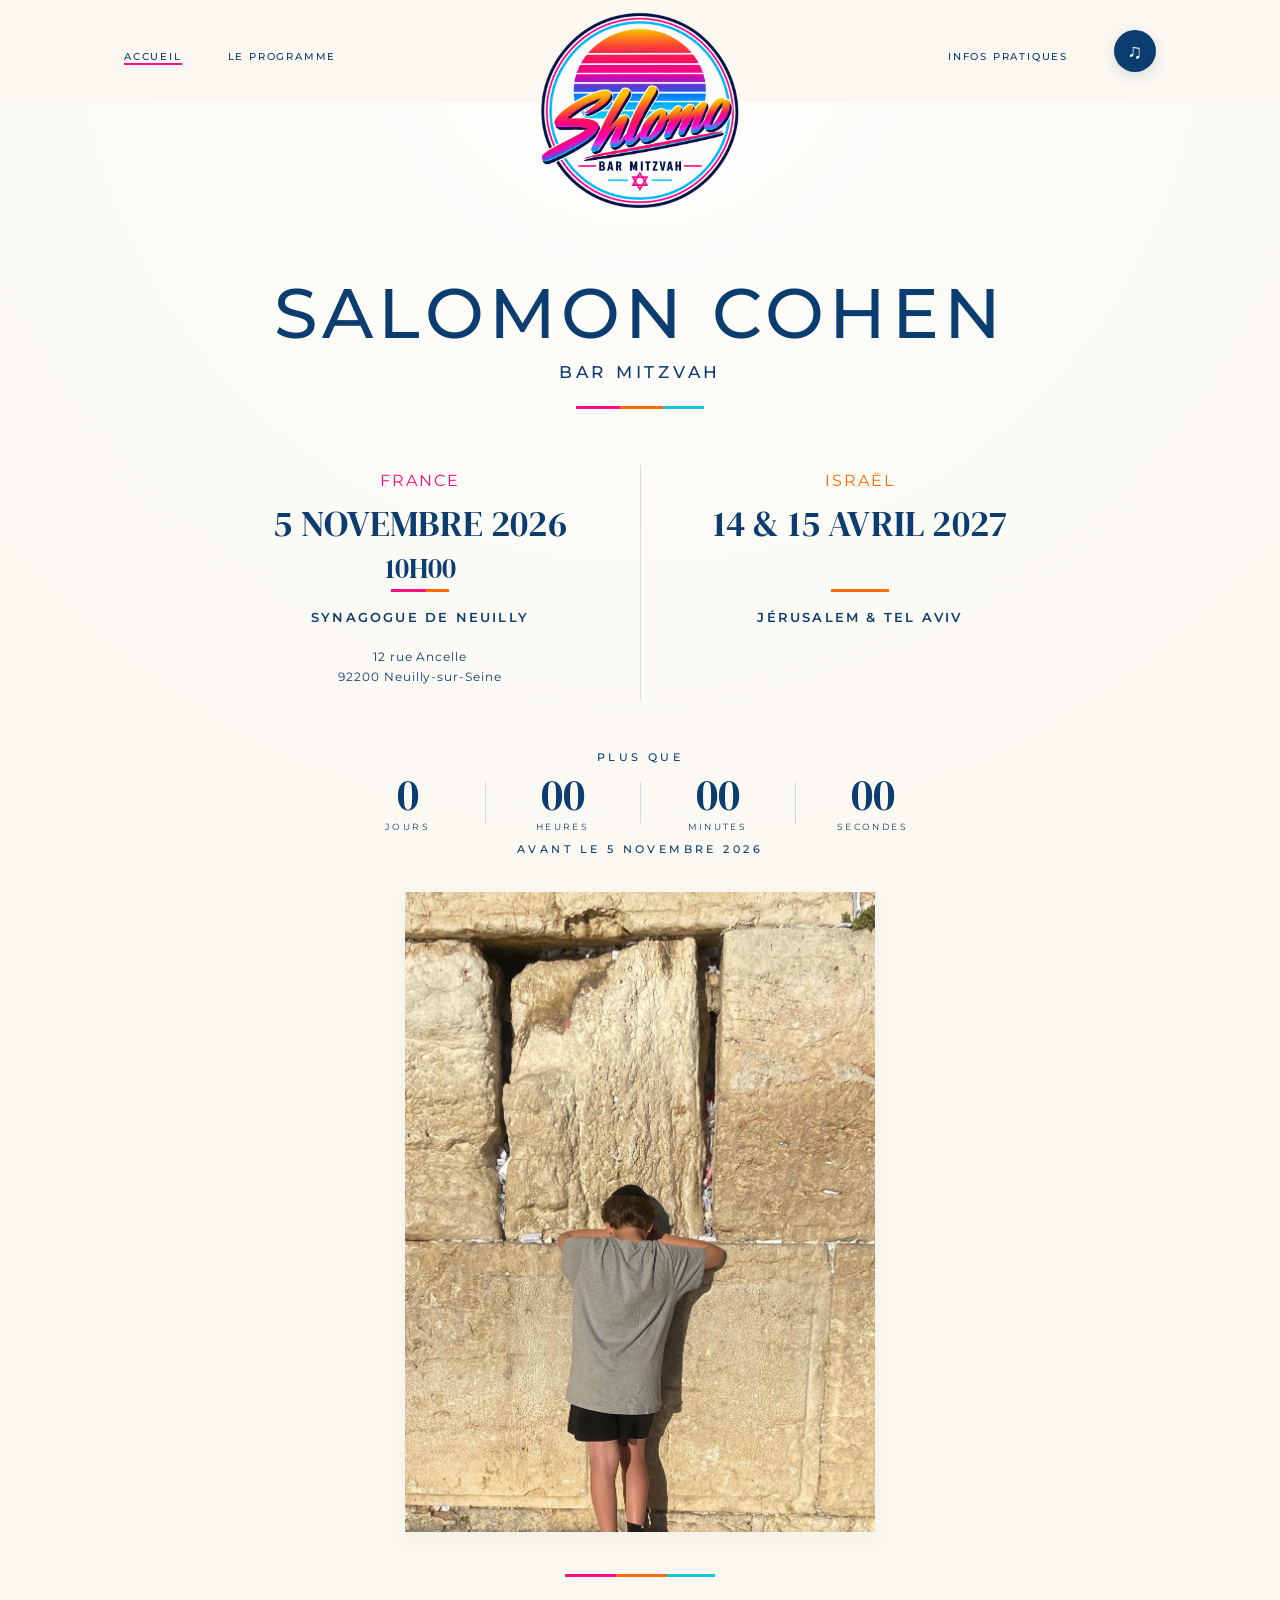
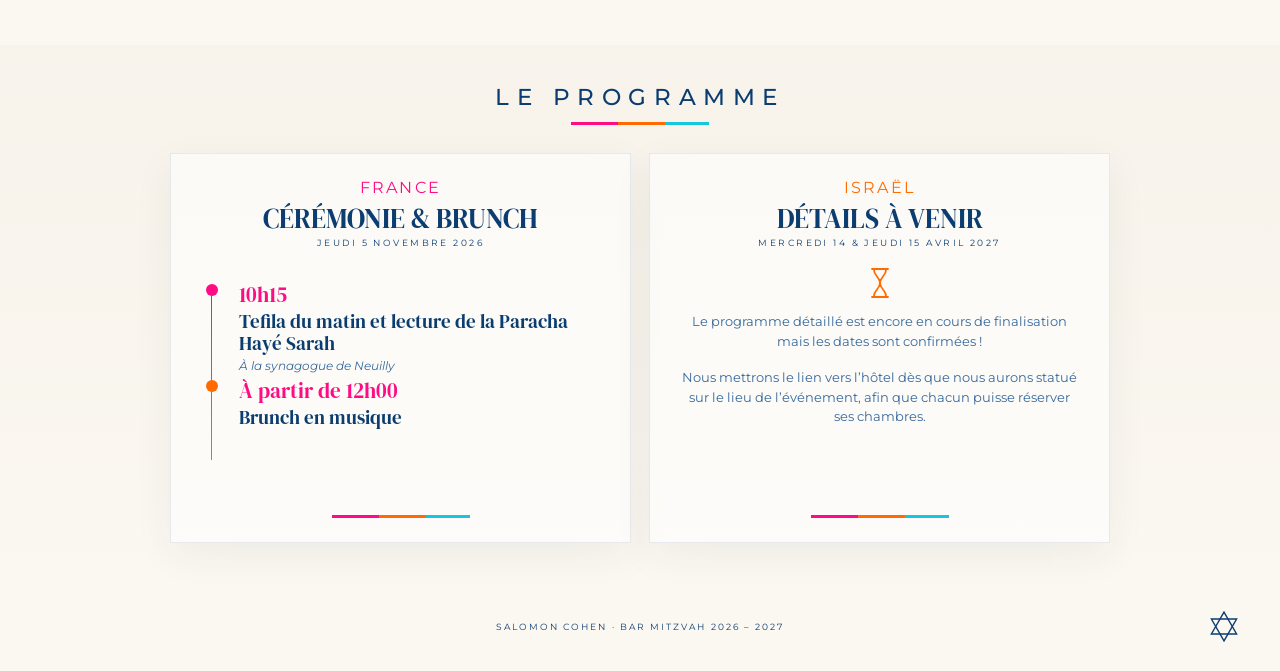
<file: index.html>
<!doctype html>
<html lang="fr">
<head>
  <meta charset="utf-8">
  <meta name="viewport" content="width=device-width, initial-scale=1">
  <meta name="theme-color" content="#fbf8f1">
  <title>Bar Mitzvah de Salomon Cohen</title>
  <meta property="og:title" content="Bar Mitzvah de Salomon Cohen">
  <meta property="og:description" content="Salomon Cohen · Bar Mitzvah · France 5 novembre 2026 · Israël 14 & 15 avril 2027">
  <meta property="og:type" content="website">
  <meta property="og:url" content="https://alexianam.github.io/salomon-barmitzvah/">
  <meta property="og:image" content="https://alexianam.github.io/salomon-barmitzvah/og-image-whatsapp-v4.png">
  <meta property="og:image:width" content="1200">
  <meta property="og:image:height" content="630">
  <meta name="twitter:card" content="summary_large_image">
  <meta name="twitter:title" content="Bar Mitzvah de Salomon Cohen">
  <meta name="twitter:description" content="Salomon Cohen · Bar Mitzvah · France 5 novembre 2026 · Israël 14 & 15 avril 2027">
  <meta name="twitter:image" content="https://alexianam.github.io/salomon-barmitzvah/og-image-whatsapp-v4.png">


  <script>
    (function () {
      if ("scrollRestoration" in history) {
        history.scrollRestoration = "manual";
      }

      // Remove any anchor before the document body is parsed.
      if (window.location.hash) {
        history.replaceState(null, "", window.location.pathname + window.location.search);
      }

      document.documentElement.style.scrollBehavior = "auto";
      document.documentElement.scrollTop = 0;
      window.scrollTo(0, 0);
    })();
  </script>

  <link rel="preconnect" href="https://fonts.googleapis.com">
  <link rel="preconnect" href="https://fonts.gstatic.com" crossorigin>
  <link href="https://fonts.googleapis.com/css2?family=DM+Serif+Display&family=Montserrat:ital,wght@0,400;0,500;0,600;1,400&display=swap" rel="stylesheet">
  <link rel="stylesheet" href="styles.css?v=20260909-1625">
</head>

<body>
  <header class="topbar" id="top">
    <nav class="nav-shell" aria-label="Navigation principale">
      <div class="nav-left">
        <a class="nav-link active" href="#">ACCUEIL</a>
        <a class="nav-link" href="#programme">LE PROGRAMME</a>
      </div>

      <a class="logo-link" href="#" aria-label="Retour à l'accueil">
        <img src="logo-shlomo-hd.png?v=20260909-1615" alt="Logo Shlomo Bar Mitzvah" class="site-logo">
      </a>

      <div class="nav-right">
        <a class="nav-link" href="#infos-pratiques">INFOS PRATIQUES</a>
        <button class="music-button" id="musicButton" type="button" aria-label="Activer ou couper la musique" aria-pressed="false">
          <span class="music-note" aria-hidden="true">♫</span>
        </button>
      </div>
    </nav>

    <audio id="backgroundMusic" src="music.m4a" preload="metadata" loop></audio>
  </header>

  <main>
    <section class="intro-section">
      <div class="intro-inner">
        <h1>SALOMON COHEN</h1>
        <p class="subtitle">BAR MITZVAH</p>
        <div class="tricolor-rule intro-rule" aria-hidden="true"></div>
      </div>
    </section>

    <section class="dates-section" id="infos-pratiques">
      <div class="dates-grid">
        <article class="date-column">
          <p class="country-label pink">FRANCE</p>
          <h2 class="event-date">5 NOVEMBRE 2026</h2>
          <p class="event-time">10H00</p>
          <div class="small-rule france-rule" aria-hidden="true"></div>
          <h3 class="event-place">SYNAGOGUE DE NEUILLY</h3>
          <p class="address">12 rue Ancelle<br>92200 Neuilly-sur-Seine</p>
        </article>

        <article class="date-column">
          <p class="country-label orange">ISRAËL</p>
          <h2 class="event-date">14 &amp; 15 AVRIL 2027</h2>
          <p class="event-time ghost" aria-hidden="true">10H00</p>
          <div class="small-rule israel-rule" aria-hidden="true"></div>
          <h3 class="event-place">JÉRUSALEM &amp; TEL AVIV</h3>
          <p class="address ghost" aria-hidden="true">12 rue Ancelle<br>92200 Neuilly-sur-Seine</p>
        </article>
      </div>
    </section>

    <section class="countdown-section" aria-label="Compte à rebours">
      <p class="eyebrow">PLUS QUE</p>
      <div class="countdown" id="countdown">
        <div class="countdown-cell">
          <span class="countdown-number" id="days">00</span>
          <span class="countdown-label">JOURS</span>
        </div>
        <div class="countdown-cell">
          <span class="countdown-number" id="hours">00</span>
          <span class="countdown-label">HEURES</span>
        </div>
        <div class="countdown-cell">
          <span class="countdown-number" id="minutes">00</span>
          <span class="countdown-label">MINUTES</span>
        </div>
        <div class="countdown-cell">
          <span class="countdown-number" id="seconds">00</span>
          <span class="countdown-label">SECONDES</span>
        </div>
      </div>
      <p class="countdown-caption">AVANT LE 5 NOVEMBRE 2026</p>
    </section>

    <section class="portrait-section" aria-label="Photo de Salomon au Mur occidental">
      <img src="salomon-kotel.jpg" alt="Salomon au Mur occidental à Jérusalem" class="portrait">
      <div class="tricolor-rule photo-rule" aria-hidden="true"></div>
    </section>

    <section class="programme-section" id="programme">
      <div class="section-heading">
        <h2>LE PROGRAMME</h2>
        <div class="tricolor-rule" aria-hidden="true"></div>
      </div>

      <div class="programme-grid">
        <article class="programme-card">
          <div class="card-head">
            <p class="country-label pink">FRANCE</p>
            <h3>CÉRÉMONIE &amp; BRUNCH</h3>
            <p class="card-date">JEUDI 5 NOVEMBRE 2026</p>
          </div>

          <div class="timeline">
            <div class="timeline-item">
              <span class="timeline-dot dot-pink" aria-hidden="true"></span>
              <div>
                <p class="timeline-time pink">10h15</p>
                <p class="timeline-title">Tefila du matin et lecture de la Paracha Hayé Sarah</p>
                <p class="timeline-note">À la synagogue de Neuilly</p>
              </div>
            </div>

            <div class="timeline-item">
              <span class="timeline-dot dot-orange" aria-hidden="true"></span>
              <div>
                <p class="timeline-time pink">À partir de 12h00</p>
                <p class="timeline-title">Brunch en musique</p>
              </div>
            </div>
          </div>

          <div class="tricolor-rule card-rule" aria-hidden="true"></div>
        </article>

        <article class="programme-card">
          <div class="card-head">
            <p class="country-label orange">ISRAËL</p>
            <h3>DÉTAILS À VENIR</h3>
            <p class="card-date">MERCREDI 14 &amp; JEUDI 15 AVRIL 2027</p>
          </div>

          <div class="coming-icon" aria-hidden="true">
      <svg width="28" height="34" viewBox="0 0 28 34" xmlns="http://www.w3.org/2000/svg" aria-hidden="true">
        <path d="M6 3H22M6 31H22M8 4C8 10 14 11 14 17C14 23 8 24 8 30M20 4C20 10 14 11 14 17C14 23 20 24 20 30"
              fill="none" stroke="currentColor" stroke-width="1.8" stroke-linecap="round" stroke-linejoin="round"/>
      </svg>
    </div>

          <div class="israel-copy">
            <p>Le programme détaillé est encore en cours de finalisation mais les dates sont confirmées !</p>
            <p>Nous mettrons le lien vers l’hôtel dès que nous aurons statué sur le lieu de l’événement, afin que chacun puisse réserver ses chambres.</p>
          </div>

          <div class="tricolor-rule card-rule" aria-hidden="true"></div>
        </article>
      </div>
    </section>
  </main>

  <footer class="site-footer">
    <p>SALOMON COHEN · BAR MITZVAH 2026 – 2027</p>
    <svg class="footer-star" viewBox="0 0 60 66" aria-hidden="true">
      <polygon points="30,2 57,49 3,49" fill="none" stroke="currentColor" stroke-width="3"/>
      <polygon points="30,64 3,17 57,17" fill="none" stroke="currentColor" stroke-width="3"/>
    </svg>
  </footer>

  <script src="script.js?v=20260909-1625"></script>
</body>
</html>
</file>
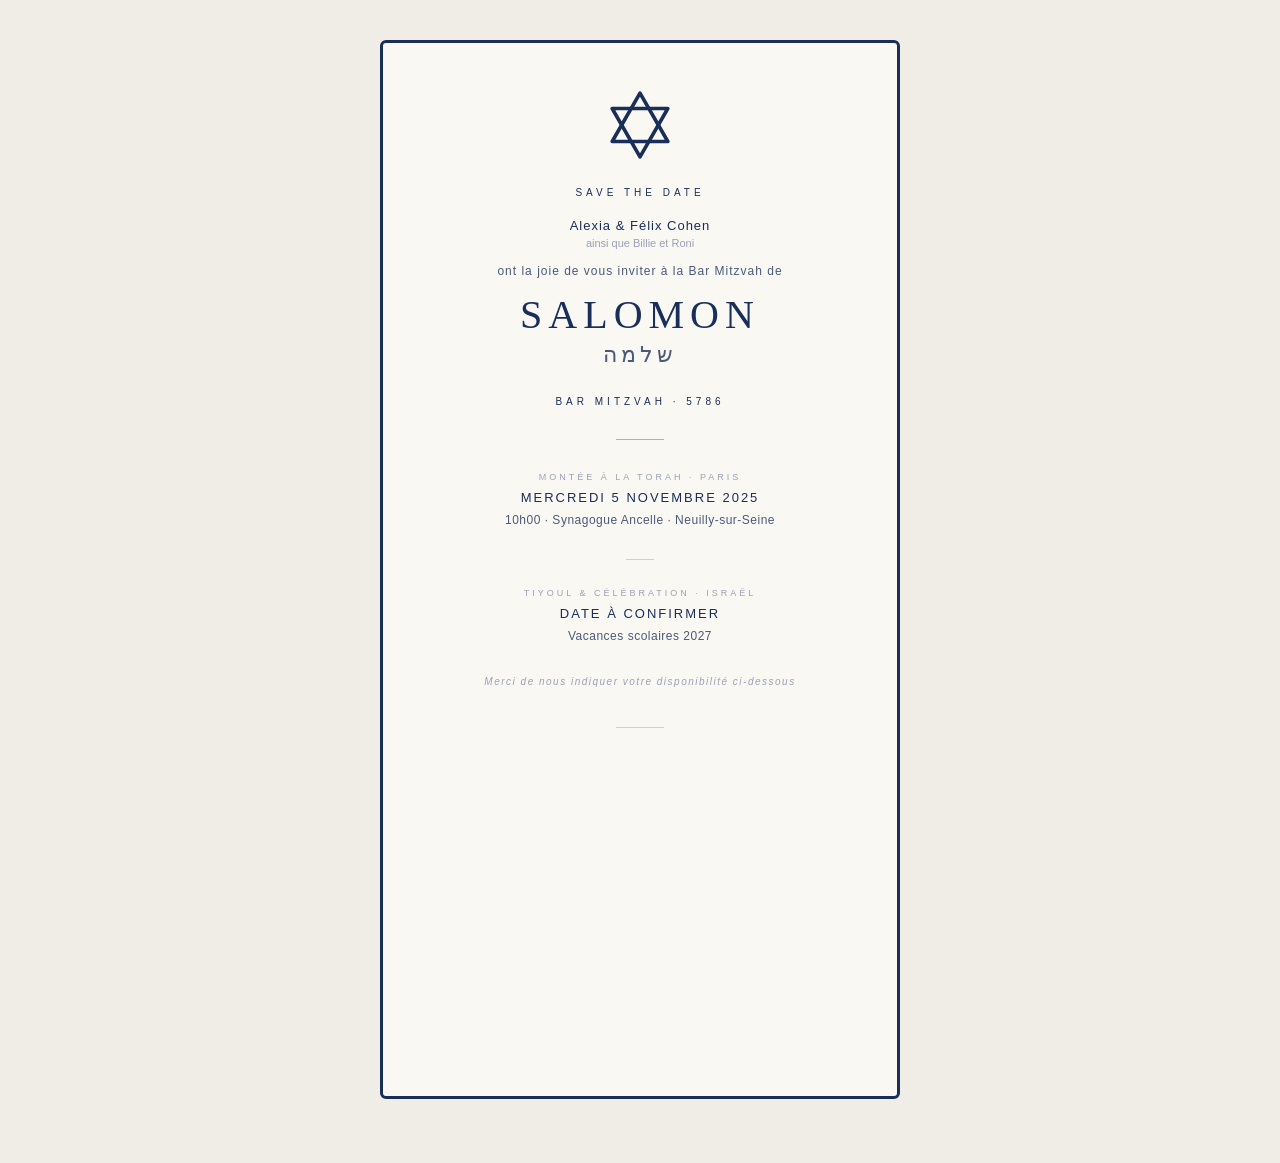
<file: salomon-cohen-barmitzvah (1).html>
<!DOCTYPE html>
<html lang="fr">
<head>
  <meta charset="UTF-8" />
  <meta name="viewport" content="width=device-width, initial-scale=1.0" />
  <title>Bar Mitzvah de Salomon Cohen</title>
  <style>
    *, *::before, *::after { box-sizing: border-box; margin: 0; padding: 0; }

    body {
      background: #f0ede6;
      min-height: 100vh;
      display: flex;
      align-items: flex-start;
      justify-content: center;
      padding: 2.5rem 1rem 4rem;
      font-family: Georgia, 'Times New Roman', serif;
    }

    .card {
      background: #faf8f3;
      border: 3px solid #1a2e5a;
      border-radius: 6px;
      padding: 3rem 2.5rem 2.5rem;
      text-align: center;
      max-width: 520px;
      width: 100%;
    }

    .star-wrap { margin-bottom: 1.5rem; }

    .save-tag {
      font-family: 'Helvetica Neue', Arial, sans-serif;
      font-size: 10px;
      letter-spacing: 4px;
      text-transform: uppercase;
      color: #1a2e5a;
      margin-bottom: 1.25rem;
      display: block;
    }

    .family-main {
      font-family: 'Helvetica Neue', Arial, sans-serif;
      font-size: 13px;
      font-weight: 500;
      color: #1a2e5a;
      letter-spacing: 1px;
      margin-bottom: 0.25rem;
    }

    .family-kids {
      font-family: 'Helvetica Neue', Arial, sans-serif;
      font-size: 11px;
      color: #9aa0b8;
      margin-bottom: 0.75rem;
    }

    .invite-line {
      font-family: 'Helvetica Neue', Arial, sans-serif;
      font-size: 12px;
      letter-spacing: 1px;
      color: #4a5a7a;
      margin-bottom: 0.3rem;
      line-height: 1.7;
    }

    .name-fr {
      font-size: 40px;
      font-weight: normal;
      letter-spacing: 6px;
      text-transform: uppercase;
      color: #1a2e5a;
      margin: 0.6rem 0 0.25rem;
    }

    .name-he {
      font-size: 22px;
      letter-spacing: 4px;
      color: #4a5a7a;
      margin-bottom: 1.75rem;
      direction: rtl;
      font-family: 'Helvetica Neue', Arial, sans-serif;
    }

    .bar-mitzvah-line {
      font-family: 'Helvetica Neue', Arial, sans-serif;
      font-size: 10px;
      letter-spacing: 4px;
      text-transform: uppercase;
      color: #1a2e5a;
      margin-bottom: 2rem;
    }

    .rule { width: 48px; height: 1px; background: #1a2e5a; margin: 0 auto 2rem; opacity: 0.35; }
    .rule-sm { width: 28px; height: 1px; background: #1a2e5a; margin: 0 auto 1.75rem; opacity: 0.2; }

    .event { margin-bottom: 1.75rem; }

    .event-tag {
      font-family: 'Helvetica Neue', Arial, sans-serif;
      font-size: 9px;
      letter-spacing: 3px;
      text-transform: uppercase;
      color: #9aa0b8;
      margin-bottom: 0.5rem;
    }

    .event-date {
      font-family: 'Helvetica Neue', Arial, sans-serif;
      font-size: 13px;
      font-weight: 500;
      letter-spacing: 2px;
      text-transform: uppercase;
      color: #1a2e5a;
      margin-bottom: 0.3rem;
    }

    .event-detail {
      font-family: 'Helvetica Neue', Arial, sans-serif;
      font-size: 12px;
      color: #4a5a7a;
      line-height: 1.8;
      letter-spacing: 0.5px;
    }

    .rsvp-note {
      font-family: 'Helvetica Neue', Arial, sans-serif;
      font-size: 10px;
      color: #9aa0b8;
      letter-spacing: 1.5px;
      margin-top: 0.5rem;
      font-style: italic;
    }

    /* ── SONDAGE ── */
    .poll-section { margin-top: 2.5rem; }

    .poll-heading {
      font-family: 'Helvetica Neue', Arial, sans-serif;
      font-size: 10px;
      letter-spacing: 3px;
      text-transform: uppercase;
      color: #4a5a7a;
      margin-bottom: 1.25rem;
    }

    .date-options { display: flex; flex-direction: column; gap: 8px; margin-bottom: 1.25rem; }

    .date-btn {
      display: flex;
      align-items: center;
      gap: 12px;
      padding: 0.85rem 1.1rem;
      border: 0.5px solid #c8cfe0;
      border-radius: 4px;
      cursor: pointer;
      background: #faf8f3;
      text-align: left;
      transition: all 0.15s;
      font-family: 'Helvetica Neue', Arial, sans-serif;
    }

    .date-btn:hover { background: #eef0f7; border-color: #1a2e5a; }
    .date-btn.selected { border: 1.5px solid #1a2e5a; background: #eef0f7; }

    .date-info { flex: 1; }

    .date-main {
      font-size: 13px;
      font-weight: 500;
      color: #1a2e5a;
      letter-spacing: 0.5px;
    }

    .date-note {
      font-size: 11px;
      color: #9aa0b8;
      margin-top: 2px;
    }

    .check {
      width: 18px; height: 18px;
      border-radius: 50%;
      border: 1px solid #c8cfe0;
      display: flex; align-items: center; justify-content: center;
      flex-shrink: 0;
      font-size: 11px;
      color: transparent;
      transition: all 0.15s;
    }

    .date-btn.selected .check {
      background: #1a2e5a;
      border-color: #1a2e5a;
      color: #faf8f3;
    }

    .form-grid { display: grid; grid-template-columns: 1fr 1fr; gap: 8px; margin-bottom: 8px; }

    input, textarea {
      font-family: 'Helvetica Neue', Arial, sans-serif;
      font-size: 13px;
      color: #1a2e5a;
      background: #faf8f3;
      border: 0.5px solid #c8cfe0;
      border-radius: 4px;
      padding: 10px 12px;
      outline: none;
      transition: border-color 0.15s;
    }

    input:focus, textarea:focus { border-color: #1a2e5a; }

    .form-full { margin-bottom: 8px; }
    .form-full input, .form-full textarea { width: 100%; }
    .form-grid input { width: 100%; }
    textarea { resize: none; height: 64px; }

    .submit-btn {
      width: 100%;
      padding: 0.85rem;
      background: #1a2e5a;
      color: #faf8f3;
      border: none;
      border-radius: 4px;
      font-family: 'Helvetica Neue', Arial, sans-serif;
      font-size: 11px;
      font-weight: 500;
      letter-spacing: 2.5px;
      text-transform: uppercase;
      cursor: pointer;
      margin-top: 0.25rem;
      transition: background 0.15s;
    }

    .submit-btn:hover { background: #0f1e3e; }

    .success-msg {
      text-align: center;
      padding: 1.5rem 0;
      font-family: 'Helvetica Neue', Arial, sans-serif;
      font-size: 13px;
      color: #4a5a7a;
      line-height: 1.8;
      letter-spacing: 0.5px;
    }

    .success-icon {
      font-size: 28px;
      color: #1a2e5a;
      display: block;
      margin-bottom: 0.75rem;
    }

    /* Tally embed placeholder */
    .tally-placeholder {
      background: #f0ede6;
      border: 0.5px dashed #c8cfe0;
      border-radius: 4px;
      padding: 1.5rem;
      font-family: 'Helvetica Neue', Arial, sans-serif;
      font-size: 12px;
      color: #9aa0b8;
      text-align: center;
      margin-top: 1rem;
    }

    @media (max-width: 480px) {
      .card { padding: 2rem 1.25rem 2rem; }
      .name-fr { font-size: 32px; letter-spacing: 4px; }
      .form-grid { grid-template-columns: 1fr; }
    }
  </style>
</head>
<body>
  <div class="card">

    <!-- Étoile de David -->
    <div class="star-wrap">
      <svg width="64" height="68" viewBox="0 0 60 66" fill="none" xmlns="http://www.w3.org/2000/svg" aria-hidden="true">
        <polygon points="30,2 57,49 3,49" fill="none" stroke="#1a2e5a" stroke-width="3.5" stroke-linejoin="round"/>
        <polygon points="30,64 3,17 57,17" fill="none" stroke="#1a2e5a" stroke-width="3.5" stroke-linejoin="round"/>
      </svg>
    </div>

    <span class="save-tag">Save the Date</span>

    <p class="family-main">Alexia &amp; Félix Cohen</p>
    <p class="family-kids">ainsi que Billie et Roni</p>
    <p class="invite-line">ont la joie de vous inviter à la Bar Mitzvah de</p>

    <h1 class="name-fr">Salomon</h1>
    <p class="name-he">שלמה</p>
    <p class="bar-mitzvah-line">Bar Mitzvah · 5786</p>

    <div class="rule"></div>

    <div class="event">
      <p class="event-tag">Montée à la Torah · Paris</p>
      <p class="event-date">Mercredi 5 novembre 2025</p>
      <p class="event-detail">10h00 · Synagogue Ancelle · Neuilly-sur-Seine</p>
    </div>

    <div class="rule-sm"></div>

    <div class="event">
      <p class="event-tag">Tiyoul &amp; Célébration · Israël</p>
      <p class="event-date">Date à confirmer</p>
      <p class="event-detail">Vacances scolaires 2027</p>
    </div>

    <p class="rsvp-note">Merci de nous indiquer votre disponibilité ci-dessous</p>

    <!-- SONDAGE TALLY -->
    <div class="poll-section">
      <div class="rule" style="margin-bottom:1.5rem; opacity:0.2;"></div>
      <iframe
        data-tally-src="https://tally.so/embed/Bz0NpR?alignLeft=1&hideTitle=1&transparentBackground=1&dynamicHeight=1"
        loading="lazy"
        width="100%"
        height="300"
        frameborder="0"
        marginheight="0"
        marginwidth="0"
        title="Intentions Bar Mitzvah Salomon"
        style="border:none; min-height:300px;"
      ></iframe>
    </div>
  </div>

  <script async src="https://tally.so/widgets/embed.js"></script>
</body>
</html>
</file>
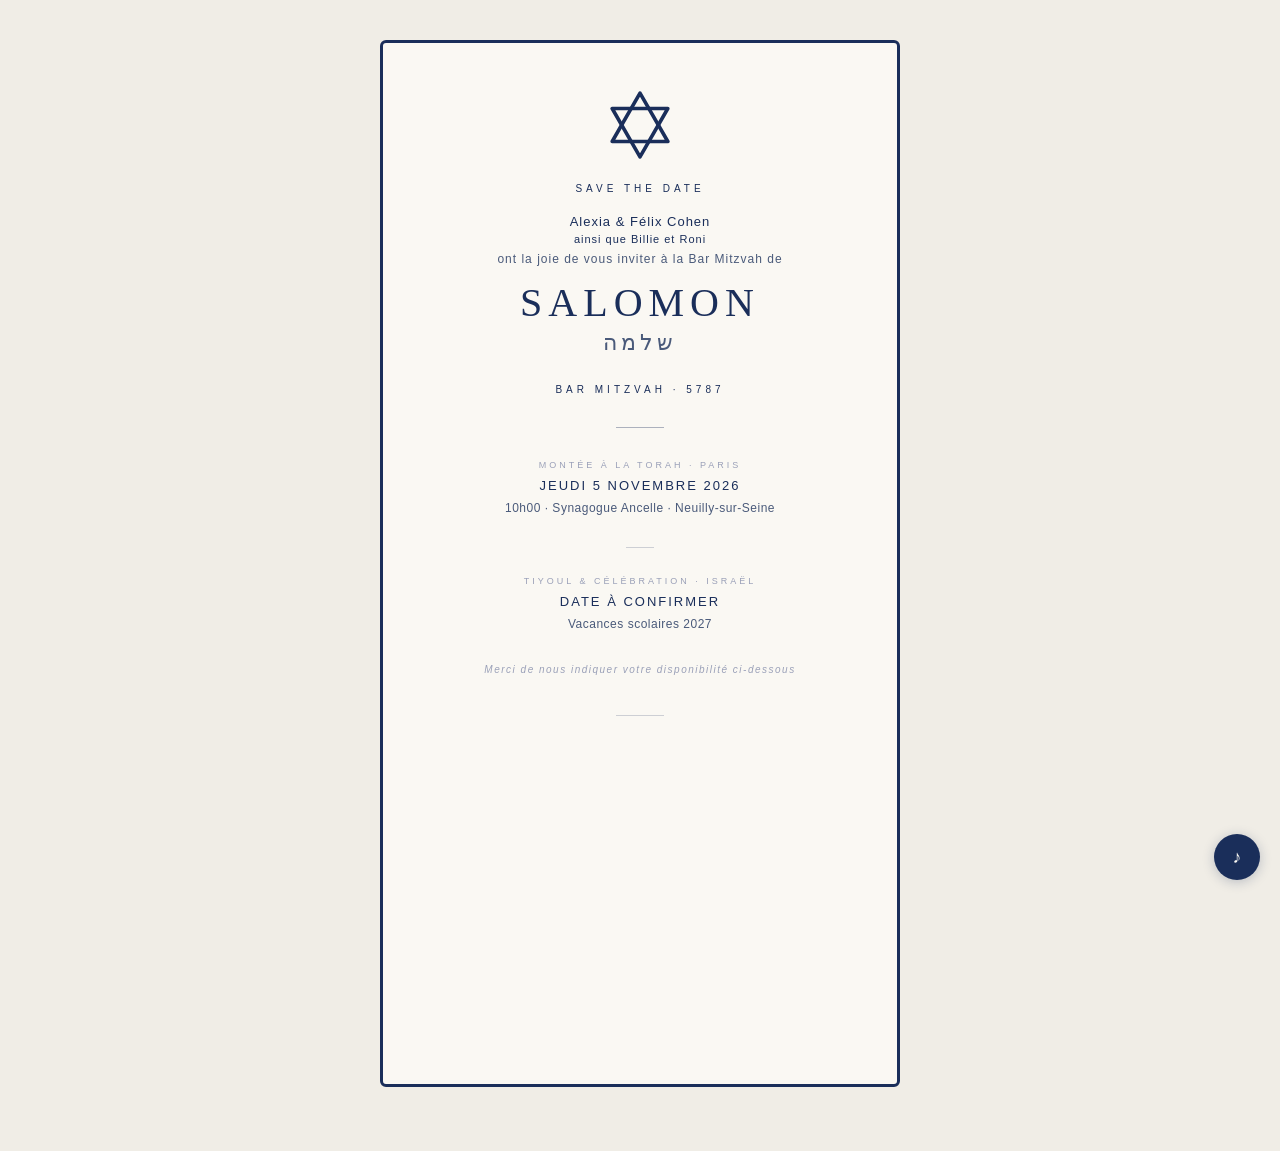
<file: salomon-cohen-barmitzvah (10).html>
<!DOCTYPE html>
<html lang="fr">
<head>
  <meta charset="UTF-8" />
  <meta name="viewport" content="width=device-width, initial-scale=1.0" />
  <title>Bar Mitzvah de Salomon Cohen</title>

  <!-- Aperçu WhatsApp / réseaux sociaux -->
  <meta property="og:title" content="Bar Mitzvah de Salomon Cohen" />
  <meta property="og:description" content="Alexia & Félix Cohen ont la joie de vous inviter à la Bar Mitzvah de leur fils Salomon" />
  <meta property="og:image" content="https://alexianam.github.io/salomon-barmitzvah/og-image.png" />
  <meta property="og:type" content="website" />
  <meta name="twitter:card" content="summary_large_image" />
  <meta name="twitter:title" content="Bar Mitzvah de Salomon Cohen" />
  <meta name="twitter:description" content="Alexia & Félix Cohen ont la joie de vous inviter à la Bar Mitzvah de leur fils Salomon" />
  <meta name="twitter:image" content="https://alexianam.github.io/salomon-barmitzvah/og-image.png" />
  <style>
    *, *::before, *::after { box-sizing: border-box; margin: 0; padding: 0; }

    /* ── ANIMATIONS ── */
    @keyframes fadeInUp {
      from { opacity: 0; transform: translateY(24px); }
      to   { opacity: 1; transform: translateY(0); }
    }
    @keyframes fadeIn {
      from { opacity: 0; }
      to   { opacity: 1; }
    }
    @keyframes drawStar {
      from { stroke-dashoffset: 1000; opacity: 0; }
      to   { stroke-dashoffset: 0;    opacity: 1; }
    }
    @keyframes shimmer {
      0%   { opacity: 1; }
      50%  { opacity: 0.6; }
      100% { opacity: 1; }
    }

    body {
      background: #f0ede6;
      min-height: 100vh;
      display: flex;
      align-items: flex-start;
      justify-content: center;
      padding: 2.5rem 1rem 4rem;
      font-family: Georgia, 'Times New Roman', serif;
      animation: fadeIn 0.8s ease both;
    }

    .card {
      background: #faf8f3;
      border: 3px solid #1a2e5a;
      border-radius: 6px;
      padding: 3rem 2.5rem 2.5rem;
      text-align: center;
      max-width: 520px;
      width: 100%;
      animation: fadeInUp 0.9s ease 0.2s both;
    }

    /* Étoile qui tourne et apparaît */
    @keyframes rotateStar {
      0%   { transform: rotate(0deg) scale(0.4); opacity: 0; }
      50%  { transform: rotate(380deg) scale(1.08); opacity: 1; }
      70%  { transform: rotate(348deg) scale(0.96); }
      85%  { transform: rotate(364deg) scale(1.02); }
      100% { transform: rotate(360deg) scale(1); opacity: 1; }
    }
    .star-wrap svg {
      animation: rotateStar 1.6s cubic-bezier(0.34, 1.56, 0.64, 1) 0.3s both;
      transform-origin: center;
      display: block;
      margin: 0 auto;
    }

    /* Éléments qui apparaissent en cascade */
    .save-tag       { animation: fadeInUp 0.7s ease 1.0s both; }
    .family-main    { animation: fadeInUp 0.7s ease 1.2s both; }
    .invite-line    { animation: fadeInUp 0.7s ease 1.4s both; }
    .name-fr        { animation: fadeInUp 0.7s ease 1.6s both; }
    .name-he        { animation: fadeInUp 0.7s ease 1.8s both; }
    .bar-mitzvah-line { animation: fadeInUp 0.7s ease 2.0s both; }
    .event          { animation: fadeInUp 0.7s ease 2.2s both; }
    .poll-section   { animation: fadeInUp 0.7s ease 2.6s both; }

    .star-wrap { margin-bottom: 1.5rem; }

    .save-tag {
      font-family: 'Helvetica Neue', Arial, sans-serif;
      font-size: 10px;
      letter-spacing: 4px;
      text-transform: uppercase;
      color: #1a2e5a;
      margin-bottom: 1.25rem;
      display: block;
    }

    .family-main {
      font-family: 'Helvetica Neue', Arial, sans-serif;
      font-size: 13px;
      font-weight: 500;
      color: #1a2e5a;
      letter-spacing: 1px;
      margin-bottom: 0.25rem;
    }

    .family-kids {
      font-family: 'Helvetica Neue', Arial, sans-serif;
      font-size: 11px;
      color: #9aa0b8;
      margin-bottom: 0.75rem;
    }

    .invite-line {
      font-family: 'Helvetica Neue', Arial, sans-serif;
      font-size: 12px;
      letter-spacing: 1px;
      color: #4a5a7a;
      margin-bottom: 0.3rem;
      line-height: 1.7;
    }

    .name-fr {
      font-size: 40px;
      font-weight: normal;
      letter-spacing: 6px;
      text-transform: uppercase;
      color: #1a2e5a;
      margin: 0.6rem 0 0.25rem;
    }

    .name-he {
      font-size: 22px;
      letter-spacing: 4px;
      color: #4a5a7a;
      margin-bottom: 1.75rem;
      direction: rtl;
      font-family: 'Helvetica Neue', Arial, sans-serif;
    }

    .bar-mitzvah-line {
      font-family: 'Helvetica Neue', Arial, sans-serif;
      font-size: 10px;
      letter-spacing: 4px;
      text-transform: uppercase;
      color: #1a2e5a;
      margin-bottom: 2rem;
    }

    .rule { width: 48px; height: 1px; background: #1a2e5a; margin: 0 auto 2rem; opacity: 0.35; }
    .rule-sm { width: 28px; height: 1px; background: #1a2e5a; margin: 0 auto 1.75rem; opacity: 0.2; }

    .event { margin-bottom: 1.75rem; }

    .event-tag {
      font-family: 'Helvetica Neue', Arial, sans-serif;
      font-size: 9px;
      letter-spacing: 3px;
      text-transform: uppercase;
      color: #9aa0b8;
      margin-bottom: 0.5rem;
    }

    .event-date {
      font-family: 'Helvetica Neue', Arial, sans-serif;
      font-size: 13px;
      font-weight: 500;
      letter-spacing: 2px;
      text-transform: uppercase;
      color: #1a2e5a;
      margin-bottom: 0.3rem;
    }

    .event-detail {
      font-family: 'Helvetica Neue', Arial, sans-serif;
      font-size: 12px;
      color: #4a5a7a;
      line-height: 1.8;
      letter-spacing: 0.5px;
    }

    .rsvp-note {
      font-family: 'Helvetica Neue', Arial, sans-serif;
      font-size: 10px;
      color: #9aa0b8;
      letter-spacing: 1.5px;
      margin-top: 0.5rem;
      font-style: italic;
    }

    /* ── SONDAGE ── */
    .poll-section { margin-top: 2.5rem; }

    .poll-heading {
      font-family: 'Helvetica Neue', Arial, sans-serif;
      font-size: 10px;
      letter-spacing: 3px;
      text-transform: uppercase;
      color: #4a5a7a;
      margin-bottom: 1.25rem;
    }

    .date-options { display: flex; flex-direction: column; gap: 8px; margin-bottom: 1.25rem; }

    .date-btn {
      display: flex;
      align-items: center;
      gap: 12px;
      padding: 0.85rem 1.1rem;
      border: 0.5px solid #c8cfe0;
      border-radius: 4px;
      cursor: pointer;
      background: #faf8f3;
      text-align: left;
      transition: all 0.15s;
      font-family: 'Helvetica Neue', Arial, sans-serif;
    }

    .date-btn:hover { background: #eef0f7; border-color: #1a2e5a; }
    .date-btn.selected { border: 1.5px solid #1a2e5a; background: #eef0f7; }

    .date-info { flex: 1; }

    .date-main {
      font-size: 13px;
      font-weight: 500;
      color: #1a2e5a;
      letter-spacing: 0.5px;
    }

    .date-note {
      font-size: 11px;
      color: #9aa0b8;
      margin-top: 2px;
    }

    .check {
      width: 18px; height: 18px;
      border-radius: 50%;
      border: 1px solid #c8cfe0;
      display: flex; align-items: center; justify-content: center;
      flex-shrink: 0;
      font-size: 11px;
      color: transparent;
      transition: all 0.15s;
    }

    .date-btn.selected .check {
      background: #1a2e5a;
      border-color: #1a2e5a;
      color: #faf8f3;
    }

    .form-grid { display: grid; grid-template-columns: 1fr 1fr; gap: 8px; margin-bottom: 8px; }

    input, textarea {
      font-family: 'Helvetica Neue', Arial, sans-serif;
      font-size: 13px;
      color: #1a2e5a;
      background: #faf8f3;
      border: 0.5px solid #c8cfe0;
      border-radius: 4px;
      padding: 10px 12px;
      outline: none;
      transition: border-color 0.15s;
    }

    input:focus, textarea:focus { border-color: #1a2e5a; }

    .form-full { margin-bottom: 8px; }
    .form-full input, .form-full textarea { width: 100%; }
    .form-grid input { width: 100%; }
    textarea { resize: none; height: 64px; }

    .submit-btn {
      width: 100%;
      padding: 0.85rem;
      background: #1a2e5a;
      color: #faf8f3;
      border: none;
      border-radius: 4px;
      font-family: 'Helvetica Neue', Arial, sans-serif;
      font-size: 11px;
      font-weight: 500;
      letter-spacing: 2.5px;
      text-transform: uppercase;
      cursor: pointer;
      margin-top: 0.25rem;
      transition: background 0.15s;
    }

    .submit-btn:hover { background: #0f1e3e; }

    .success-msg {
      text-align: center;
      padding: 1.5rem 0;
      font-family: 'Helvetica Neue', Arial, sans-serif;
      font-size: 13px;
      color: #4a5a7a;
      line-height: 1.8;
      letter-spacing: 0.5px;
    }

    .success-icon {
      font-size: 28px;
      color: #1a2e5a;
      display: block;
      margin-bottom: 0.75rem;
    }

    /* Tally embed placeholder */
    .tally-placeholder {
      background: #f0ede6;
      border: 0.5px dashed #c8cfe0;
      border-radius: 4px;
      padding: 1.5rem;
      font-family: 'Helvetica Neue', Arial, sans-serif;
      font-size: 12px;
      color: #9aa0b8;
      text-align: center;
      margin-top: 1rem;
    }

    @media (max-width: 480px) {
      .card { padding: 2rem 1.25rem 2rem; }
      .name-fr { font-size: 32px; letter-spacing: 4px; }
      .form-grid { grid-template-columns: 1fr; }
    }
  </style>
</head>
<body>
  <div class="card">

    <!-- Étoile de David -->
    <div class="star-wrap">
      <svg width="64" height="68" viewBox="0 0 60 66" fill="none" xmlns="http://www.w3.org/2000/svg" aria-hidden="true">
        <polygon points="30,2 57,49 3,49" fill="none" stroke="#1a2e5a" stroke-width="3.5" stroke-linejoin="round"/>
        <polygon points="30,64 3,17 57,17" fill="none" stroke="#1a2e5a" stroke-width="3.5" stroke-linejoin="round"/>
      </svg>
    </div>

    <span class="save-tag">Save the Date</span>

    <p class="family-main">Alexia &amp; Félix Cohen</p>
    <p class="family-main" style="font-size:11px;">ainsi que Billie et Roni</p>
    <p class="invite-line">ont la joie de vous inviter à la Bar Mitzvah de</p>

    <h1 class="name-fr">Salomon</h1>
    <p class="name-he">שלמה</p>
    <p class="bar-mitzvah-line">Bar Mitzvah · 5787</p>

    <div class="rule"></div>

    <div class="event">
      <p class="event-tag">Montée à la Torah · Paris</p>
      <p class="event-date">Jeudi 5 novembre 2026</p>
      <p class="event-detail">10h00 · Synagogue Ancelle · Neuilly-sur-Seine</p>
    </div>

    <div class="rule-sm"></div>

    <div class="event">
      <p class="event-tag">Tiyoul &amp; Célébration · Israël</p>
      <p class="event-date">Date à confirmer</p>
      <p class="event-detail">Vacances scolaires 2027</p>
    </div>

    <p class="rsvp-note">Merci de nous indiquer votre disponibilité ci-dessous</p>

    <!-- SONDAGE TALLY -->
    <div class="poll-section">
      <div class="rule" style="margin-bottom:1.5rem; opacity:0.2;"></div>
      <iframe
        data-tally-src="https://tally.so/embed/Bz0NpR?alignLeft=1&hideTitle=1&transparentBackground=1&dynamicHeight=1"
        loading="lazy"
        width="100%"
        height="300"
        frameborder="0"
        marginheight="0"
        marginwidth="0"
        title="Intentions Bar Mitzvah Salomon"
        style="border:none; min-height:300px;"
      ></iframe>
    </div>
  </div>

  <script async src="https://tally.so/widgets/embed.js"></script>

  <!-- Lecteur SoundCloud discret -->
  <div id="music-player" style="position:fixed; bottom:20px; right:20px; z-index:999;">
    <button id="music-btn" onclick="toggleMusic()" style="
      background: #1a2e5a;
      color: #faf8f3;
      border: none;
      border-radius: 50%;
      width: 46px;
      height: 46px;
      font-size: 18px;
      cursor: pointer;
      box-shadow: 0 2px 12px rgba(26,46,90,0.25);
      display: flex;
      align-items: center;
      justify-content: center;
      transition: opacity 0.2s;
    " title="Musique">♪</button>

    <iframe id="sc-iframe"
      src=""
      width="1" height="1"
      style="position:absolute; bottom:0; right:0; opacity:0; pointer-events:none;"
      allow="autoplay"
      frameborder="0">
    </iframe>
  </div>

  <script>
    let playing = false;
    const btn = document.getElementById('music-btn');
    const iframe = document.getElementById('sc-iframe');
    const src = "https://w.soundcloud.com/player/?url=https%3A//soundcloud.com/udiandvarda/ochila-lael&auto_play=true&hide_related=true&show_comments=false&show_user=false&show_reposts=false&visual=false";

    function toggleMusic() {
      if (!playing) {
        iframe.src = src;
        btn.textContent = '♪';
        btn.style.opacity = '1';
        playing = true;
      } else {
        iframe.src = '';
        btn.textContent = '♩';
        btn.style.opacity = '0.5';
        playing = false;
      }
    }
  </script>
</body>
</html>
</file>
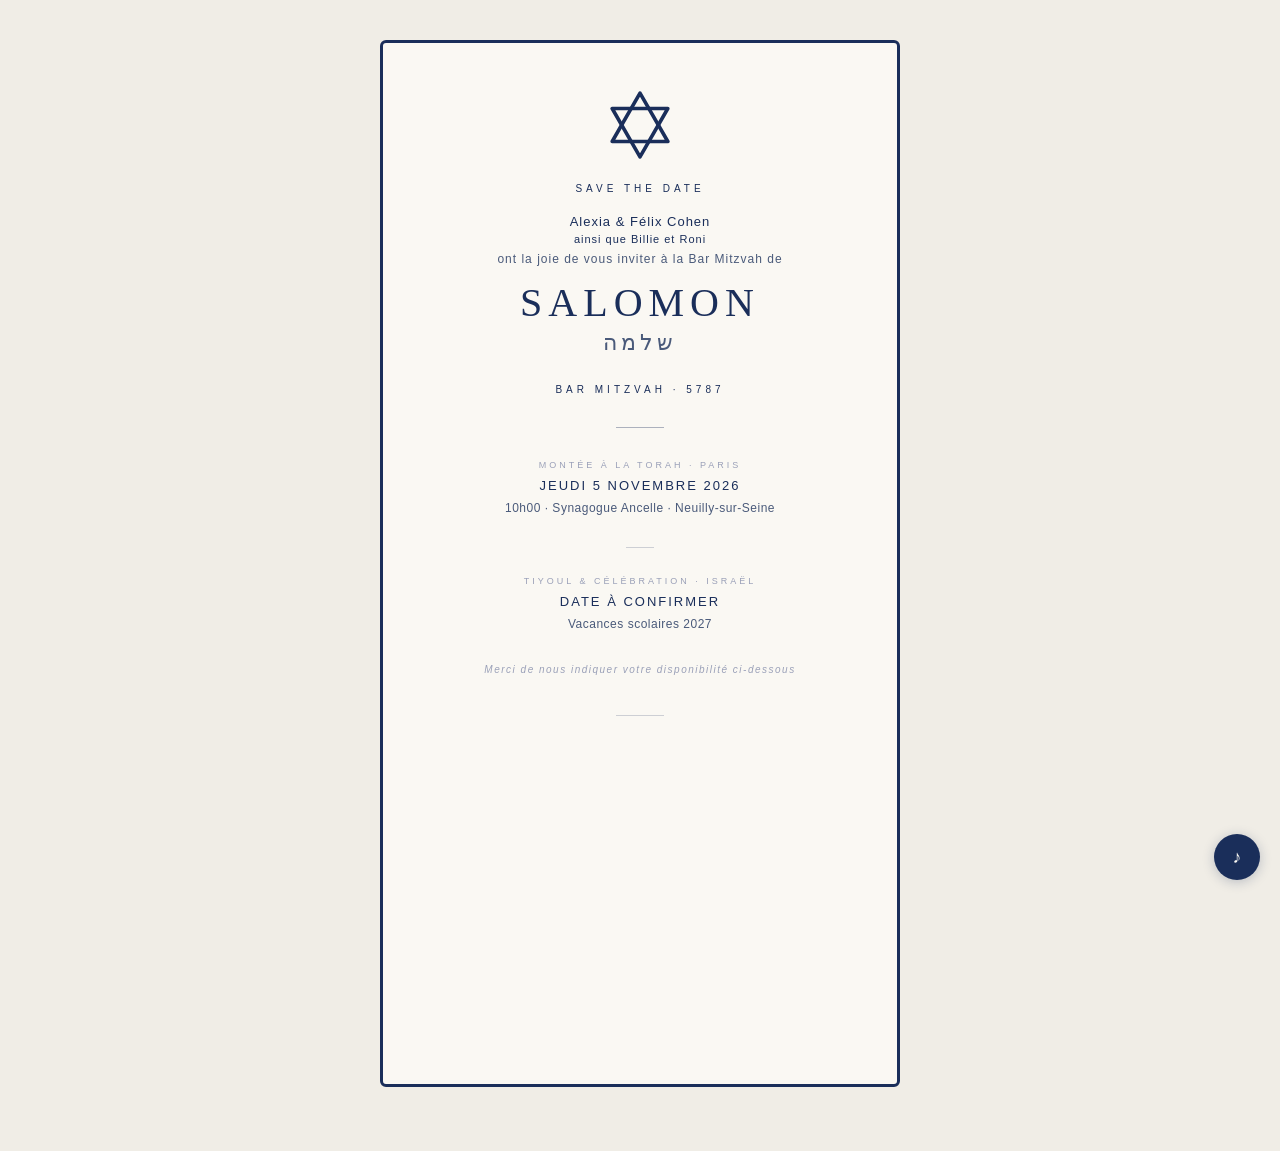
<file: salomon-cohen-barmitzvah (11).html>
<!DOCTYPE html>
<html lang="fr">
<head>
  <meta charset="UTF-8" />
  <meta name="viewport" content="width=device-width, initial-scale=1.0" />
  <title>Bar Mitzvah de Salomon Cohen</title>

  <!-- Aperçu WhatsApp / réseaux sociaux -->
  <meta property="og:title" content="Bar Mitzvah de Salomon Cohen" />
  <meta property="og:description" content="Alexia & Félix Cohen ont la joie de vous inviter à la Bar Mitzvah de leur fils Salomon" />
  <meta property="og:image" content="https://alexianam.github.io/salomon-barmitzvah/og-image.png" />
  <meta property="og:type" content="website" />
  <meta name="twitter:card" content="summary_large_image" />
  <meta name="twitter:title" content="Bar Mitzvah de Salomon Cohen" />
  <meta name="twitter:description" content="Alexia & Félix Cohen ont la joie de vous inviter à la Bar Mitzvah de leur fils Salomon" />
  <meta name="twitter:image" content="https://alexianam.github.io/salomon-barmitzvah/og-image.png" />
  <style>
    *, *::before, *::after { box-sizing: border-box; margin: 0; padding: 0; }

    /* ── ANIMATIONS ── */
    @keyframes fadeInUp {
      from { opacity: 0; transform: translateY(24px); }
      to   { opacity: 1; transform: translateY(0); }
    }
    @keyframes fadeIn {
      from { opacity: 0; }
      to   { opacity: 1; }
    }
    @keyframes drawStar {
      from { stroke-dashoffset: 1000; opacity: 0; }
      to   { stroke-dashoffset: 0;    opacity: 1; }
    }
    @keyframes shimmer {
      0%   { opacity: 1; }
      50%  { opacity: 0.6; }
      100% { opacity: 1; }
    }

    body {
      background: #f0ede6;
      min-height: 100vh;
      display: flex;
      align-items: flex-start;
      justify-content: center;
      padding: 2.5rem 1rem 4rem;
      font-family: Georgia, 'Times New Roman', serif;
      animation: fadeIn 0.8s ease both;
    }

    .card {
      background: #faf8f3;
      border: 3px solid #1a2e5a;
      border-radius: 6px;
      padding: 3rem 2.5rem 2.5rem;
      text-align: center;
      max-width: 520px;
      width: 100%;
      animation: fadeInUp 0.9s ease 0.2s both;
    }

    /* Étoile qui tourne et apparaît */
    @keyframes rotateStar {
      0%   { transform: rotate(0deg) scale(0.4); opacity: 0; }
      50%  { transform: rotate(380deg) scale(1.08); opacity: 1; }
      70%  { transform: rotate(348deg) scale(0.96); }
      85%  { transform: rotate(364deg) scale(1.02); }
      100% { transform: rotate(360deg) scale(1); opacity: 1; }
    }
    .star-wrap svg {
      animation: rotateStar 1.6s cubic-bezier(0.34, 1.56, 0.64, 1) 0.3s both;
      transform-origin: center;
      display: block;
      margin: 0 auto;
    }

    /* Éléments qui apparaissent en cascade */
    .save-tag       { animation: fadeInUp 0.7s ease 1.0s both; }
    .family-main    { animation: fadeInUp 0.7s ease 1.2s both; }
    .invite-line    { animation: fadeInUp 0.7s ease 1.4s both; }
    .name-fr        { animation: fadeInUp 0.7s ease 1.6s both; }
    .name-he        { animation: fadeInUp 0.7s ease 1.8s both; }
    .bar-mitzvah-line { animation: fadeInUp 0.7s ease 2.0s both; }
    .event          { animation: fadeInUp 0.7s ease 2.2s both; }
    .poll-section   { animation: fadeInUp 0.7s ease 2.6s both; }

    .star-wrap { margin-bottom: 1.5rem; }

    .save-tag {
      font-family: 'Helvetica Neue', Arial, sans-serif;
      font-size: 10px;
      letter-spacing: 4px;
      text-transform: uppercase;
      color: #1a2e5a;
      margin-bottom: 1.25rem;
      display: block;
    }

    .family-main {
      font-family: 'Helvetica Neue', Arial, sans-serif;
      font-size: 13px;
      font-weight: 500;
      color: #1a2e5a;
      letter-spacing: 1px;
      margin-bottom: 0.25rem;
    }

    .family-kids {
      font-family: 'Helvetica Neue', Arial, sans-serif;
      font-size: 11px;
      color: #9aa0b8;
      margin-bottom: 0.75rem;
    }

    .invite-line {
      font-family: 'Helvetica Neue', Arial, sans-serif;
      font-size: 12px;
      letter-spacing: 1px;
      color: #4a5a7a;
      margin-bottom: 0.3rem;
      line-height: 1.7;
    }

    .name-fr {
      font-size: 40px;
      font-weight: normal;
      letter-spacing: 6px;
      text-transform: uppercase;
      color: #1a2e5a;
      margin: 0.6rem 0 0.25rem;
    }

    .name-he {
      font-size: 22px;
      letter-spacing: 4px;
      color: #4a5a7a;
      margin-bottom: 1.75rem;
      direction: rtl;
      font-family: 'Helvetica Neue', Arial, sans-serif;
    }

    .bar-mitzvah-line {
      font-family: 'Helvetica Neue', Arial, sans-serif;
      font-size: 10px;
      letter-spacing: 4px;
      text-transform: uppercase;
      color: #1a2e5a;
      margin-bottom: 2rem;
    }

    .rule { width: 48px; height: 1px; background: #1a2e5a; margin: 0 auto 2rem; opacity: 0.35; }
    .rule-sm { width: 28px; height: 1px; background: #1a2e5a; margin: 0 auto 1.75rem; opacity: 0.2; }

    .event { margin-bottom: 1.75rem; }

    .event-tag {
      font-family: 'Helvetica Neue', Arial, sans-serif;
      font-size: 9px;
      letter-spacing: 3px;
      text-transform: uppercase;
      color: #9aa0b8;
      margin-bottom: 0.5rem;
    }

    .event-date {
      font-family: 'Helvetica Neue', Arial, sans-serif;
      font-size: 13px;
      font-weight: 500;
      letter-spacing: 2px;
      text-transform: uppercase;
      color: #1a2e5a;
      margin-bottom: 0.3rem;
    }

    .event-detail {
      font-family: 'Helvetica Neue', Arial, sans-serif;
      font-size: 12px;
      color: #4a5a7a;
      line-height: 1.8;
      letter-spacing: 0.5px;
    }

    .rsvp-note {
      font-family: 'Helvetica Neue', Arial, sans-serif;
      font-size: 10px;
      color: #9aa0b8;
      letter-spacing: 1.5px;
      margin-top: 0.5rem;
      font-style: italic;
    }

    /* ── SONDAGE ── */
    .poll-section { margin-top: 2.5rem; }

    .poll-heading {
      font-family: 'Helvetica Neue', Arial, sans-serif;
      font-size: 10px;
      letter-spacing: 3px;
      text-transform: uppercase;
      color: #4a5a7a;
      margin-bottom: 1.25rem;
    }

    .date-options { display: flex; flex-direction: column; gap: 8px; margin-bottom: 1.25rem; }

    .date-btn {
      display: flex;
      align-items: center;
      gap: 12px;
      padding: 0.85rem 1.1rem;
      border: 0.5px solid #c8cfe0;
      border-radius: 4px;
      cursor: pointer;
      background: #faf8f3;
      text-align: left;
      transition: all 0.15s;
      font-family: 'Helvetica Neue', Arial, sans-serif;
    }

    .date-btn:hover { background: #eef0f7; border-color: #1a2e5a; }
    .date-btn.selected { border: 1.5px solid #1a2e5a; background: #eef0f7; }

    .date-info { flex: 1; }

    .date-main {
      font-size: 13px;
      font-weight: 500;
      color: #1a2e5a;
      letter-spacing: 0.5px;
    }

    .date-note {
      font-size: 11px;
      color: #9aa0b8;
      margin-top: 2px;
    }

    .check {
      width: 18px; height: 18px;
      border-radius: 50%;
      border: 1px solid #c8cfe0;
      display: flex; align-items: center; justify-content: center;
      flex-shrink: 0;
      font-size: 11px;
      color: transparent;
      transition: all 0.15s;
    }

    .date-btn.selected .check {
      background: #1a2e5a;
      border-color: #1a2e5a;
      color: #faf8f3;
    }

    .form-grid { display: grid; grid-template-columns: 1fr 1fr; gap: 8px; margin-bottom: 8px; }

    input, textarea {
      font-family: 'Helvetica Neue', Arial, sans-serif;
      font-size: 13px;
      color: #1a2e5a;
      background: #faf8f3;
      border: 0.5px solid #c8cfe0;
      border-radius: 4px;
      padding: 10px 12px;
      outline: none;
      transition: border-color 0.15s;
    }

    input:focus, textarea:focus { border-color: #1a2e5a; }

    .form-full { margin-bottom: 8px; }
    .form-full input, .form-full textarea { width: 100%; }
    .form-grid input { width: 100%; }
    textarea { resize: none; height: 64px; }

    .submit-btn {
      width: 100%;
      padding: 0.85rem;
      background: #1a2e5a;
      color: #faf8f3;
      border: none;
      border-radius: 4px;
      font-family: 'Helvetica Neue', Arial, sans-serif;
      font-size: 11px;
      font-weight: 500;
      letter-spacing: 2.5px;
      text-transform: uppercase;
      cursor: pointer;
      margin-top: 0.25rem;
      transition: background 0.15s;
    }

    .submit-btn:hover { background: #0f1e3e; }

    .success-msg {
      text-align: center;
      padding: 1.5rem 0;
      font-family: 'Helvetica Neue', Arial, sans-serif;
      font-size: 13px;
      color: #4a5a7a;
      line-height: 1.8;
      letter-spacing: 0.5px;
    }

    .success-icon {
      font-size: 28px;
      color: #1a2e5a;
      display: block;
      margin-bottom: 0.75rem;
    }

    /* Tally embed placeholder */
    .tally-placeholder {
      background: #f0ede6;
      border: 0.5px dashed #c8cfe0;
      border-radius: 4px;
      padding: 1.5rem;
      font-family: 'Helvetica Neue', Arial, sans-serif;
      font-size: 12px;
      color: #9aa0b8;
      text-align: center;
      margin-top: 1rem;
    }

    @media (max-width: 480px) {
      .card { padding: 2rem 1.25rem 2rem; }
      .name-fr { font-size: 32px; letter-spacing: 4px; }
      .form-grid { grid-template-columns: 1fr; }
    }
  </style>
</head>
<body>
  <div class="card">

    <!-- Étoile de David -->
    <div class="star-wrap">
      <svg width="64" height="68" viewBox="0 0 60 66" fill="none" xmlns="http://www.w3.org/2000/svg" aria-hidden="true">
        <polygon points="30,2 57,49 3,49" fill="none" stroke="#1a2e5a" stroke-width="3.5" stroke-linejoin="round"/>
        <polygon points="30,64 3,17 57,17" fill="none" stroke="#1a2e5a" stroke-width="3.5" stroke-linejoin="round"/>
      </svg>
    </div>

    <span class="save-tag">Save the Date</span>

    <p class="family-main">Alexia &amp; Félix Cohen</p>
    <p class="family-main" style="font-size:11px;">ainsi que Billie et Roni</p>
    <p class="invite-line">ont la joie de vous inviter à la Bar Mitzvah de</p>

    <h1 class="name-fr">Salomon</h1>
    <p class="name-he">שלמה</p>
    <p class="bar-mitzvah-line">Bar Mitzvah · 5787</p>

    <div class="rule"></div>

    <div class="event">
      <p class="event-tag">Montée à la Torah · Paris</p>
      <p class="event-date">Jeudi 5 novembre 2026</p>
      <p class="event-detail">10h00 · Synagogue Ancelle · Neuilly-sur-Seine</p>
    </div>

    <div class="rule-sm"></div>

    <div class="event">
      <p class="event-tag">Tiyoul &amp; Célébration · Israël</p>
      <p class="event-date">Date à confirmer</p>
      <p class="event-detail">Vacances scolaires 2027</p>
    </div>

    <p class="rsvp-note">Merci de nous indiquer votre disponibilité ci-dessous</p>

    <!-- SONDAGE TALLY -->
    <div class="poll-section">
      <div class="rule" style="margin-bottom:1.5rem; opacity:0.2;"></div>
      <iframe
        data-tally-src="https://tally.so/embed/Bz0NpR?alignLeft=1&hideTitle=1&transparentBackground=1&dynamicHeight=1"
        loading="lazy"
        width="100%"
        height="300"
        frameborder="0"
        marginheight="0"
        marginwidth="0"
        title="Intentions Bar Mitzvah Salomon"
        style="border:none; min-height:300px;"
      ></iframe>
    </div>
  </div>

  <script async src="https://tally.so/widgets/embed.js"></script>

  <!-- Lecteur audio discret -->
  <audio id="bg-audio" src="music.flac" loop preload="auto"></audio>

  <div id="music-player" style="position:fixed; bottom:20px; right:20px; z-index:999;">
    <button id="music-btn" onclick="toggleMusic()" style="
      background: #1a2e5a;
      color: #faf8f3;
      border: none;
      border-radius: 50%;
      width: 46px;
      height: 46px;
      font-size: 18px;
      cursor: pointer;
      box-shadow: 0 2px 12px rgba(26,46,90,0.25);
      display: flex;
      align-items: center;
      justify-content: center;
      transition: opacity 0.2s;
    " title="Musique">♪</button>
  </div>

  <script>
    const audio = document.getElementById('bg-audio');
    const btn = document.getElementById('music-btn');
    let playing = false;

    // Démarre au premier clic sur la page (requis par les navigateurs)
    document.addEventListener('click', function startAudio() {
      audio.play();
      playing = true;
      document.removeEventListener('click', startAudio);
    }, { once: true });

    function toggleMusic() {
      if (playing) {
        audio.pause();
        btn.textContent = '♩';
        btn.style.opacity = '0.5';
        playing = false;
      } else {
        audio.play();
        btn.textContent = '♪';
        btn.style.opacity = '1';
        playing = true;
      }
    }
  </script>
</body>
</html>
</file>
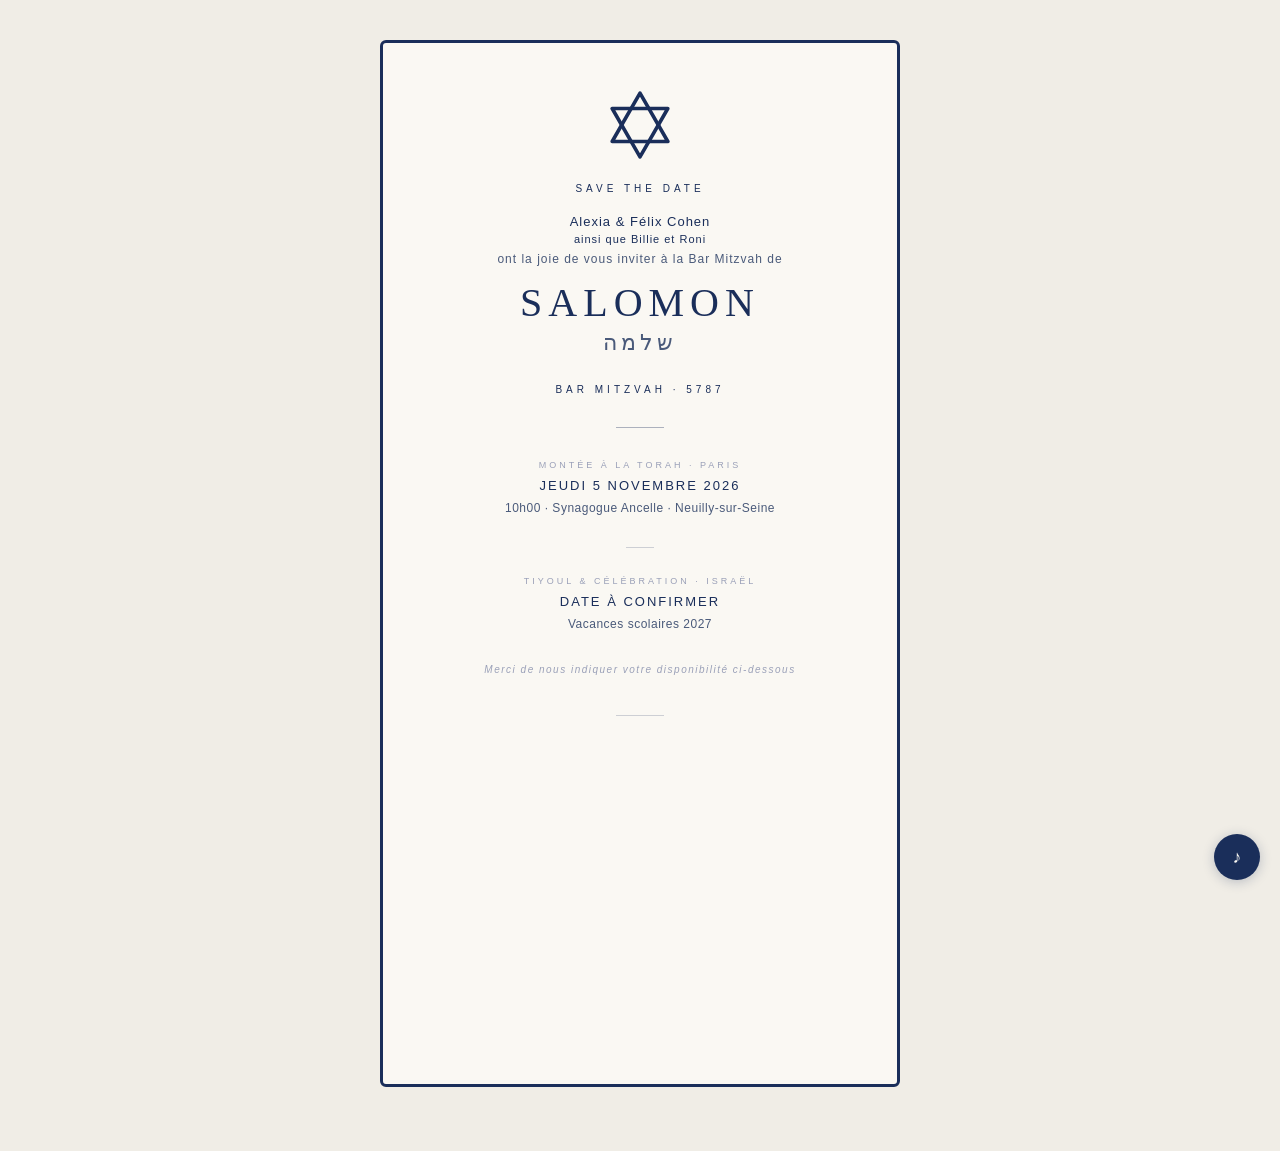
<file: salomon-cohen-barmitzvah (13).html>
<!DOCTYPE html>
<html lang="fr">
<head>
  <meta charset="UTF-8" />
  <meta name="viewport" content="width=device-width, initial-scale=1.0" />
  <title>Bar Mitzvah de Salomon Cohen</title>

  <!-- Aperçu WhatsApp / réseaux sociaux -->
  <meta property="og:title" content="Bar Mitzvah de Salomon Cohen" />
  <meta property="og:description" content="Alexia & Félix Cohen ont la joie de vous inviter à la Bar Mitzvah de leur fils Salomon" />
  <meta property="og:image" content="https://alexianam.github.io/salomon-barmitzvah/og-image.png" />
  <meta property="og:type" content="website" />
  <meta name="twitter:card" content="summary_large_image" />
  <meta name="twitter:title" content="Bar Mitzvah de Salomon Cohen" />
  <meta name="twitter:description" content="Alexia & Félix Cohen ont la joie de vous inviter à la Bar Mitzvah de leur fils Salomon" />
  <meta name="twitter:image" content="https://alexianam.github.io/salomon-barmitzvah/og-image.png" />
  <style>
    *, *::before, *::after { box-sizing: border-box; margin: 0; padding: 0; }

    /* ── ANIMATIONS ── */
    @keyframes fadeInUp {
      from { opacity: 0; transform: translateY(24px); }
      to   { opacity: 1; transform: translateY(0); }
    }
    @keyframes fadeIn {
      from { opacity: 0; }
      to   { opacity: 1; }
    }
    @keyframes drawStar {
      from { stroke-dashoffset: 1000; opacity: 0; }
      to   { stroke-dashoffset: 0;    opacity: 1; }
    }
    @keyframes shimmer {
      0%   { opacity: 1; }
      50%  { opacity: 0.6; }
      100% { opacity: 1; }
    }

    body {
      background: #f0ede6;
      min-height: 100vh;
      display: flex;
      align-items: flex-start;
      justify-content: center;
      padding: 2.5rem 1rem 4rem;
      font-family: Georgia, 'Times New Roman', serif;
      animation: fadeIn 0.8s ease both;
    }

    .card {
      background: #faf8f3;
      border: 3px solid #1a2e5a;
      border-radius: 6px;
      padding: 3rem 2.5rem 2.5rem;
      text-align: center;
      max-width: 520px;
      width: 100%;
      animation: fadeInUp 0.9s ease 0.2s both;
    }

    /* Étoile qui tourne et apparaît */
    @keyframes rotateStar {
      0%   { transform: rotate(0deg) scale(0.4); opacity: 0; }
      50%  { transform: rotate(380deg) scale(1.08); opacity: 1; }
      70%  { transform: rotate(348deg) scale(0.96); }
      85%  { transform: rotate(364deg) scale(1.02); }
      100% { transform: rotate(360deg) scale(1); opacity: 1; }
    }
    .star-wrap svg {
      animation: rotateStar 1.6s cubic-bezier(0.34, 1.56, 0.64, 1) 0.3s both;
      transform-origin: center;
      display: block;
      margin: 0 auto;
    }

    /* Éléments qui apparaissent en cascade */
    .save-tag       { animation: fadeInUp 0.7s ease 1.0s both; }
    .family-main    { animation: fadeInUp 0.7s ease 1.2s both; }
    .invite-line    { animation: fadeInUp 0.7s ease 1.4s both; }
    .name-fr        { animation: fadeInUp 0.7s ease 1.6s both; }
    .name-he        { animation: fadeInUp 0.7s ease 1.8s both; }
    .bar-mitzvah-line { animation: fadeInUp 0.7s ease 2.0s both; }
    .event          { animation: fadeInUp 0.7s ease 2.2s both; }
    .poll-section   { animation: fadeInUp 0.7s ease 2.6s both; }

    .star-wrap { margin-bottom: 1.5rem; }

    .save-tag {
      font-family: 'Helvetica Neue', Arial, sans-serif;
      font-size: 10px;
      letter-spacing: 4px;
      text-transform: uppercase;
      color: #1a2e5a;
      margin-bottom: 1.25rem;
      display: block;
    }

    .family-main {
      font-family: 'Helvetica Neue', Arial, sans-serif;
      font-size: 13px;
      font-weight: 500;
      color: #1a2e5a;
      letter-spacing: 1px;
      margin-bottom: 0.25rem;
    }

    .family-kids {
      font-family: 'Helvetica Neue', Arial, sans-serif;
      font-size: 11px;
      color: #9aa0b8;
      margin-bottom: 0.75rem;
    }

    .invite-line {
      font-family: 'Helvetica Neue', Arial, sans-serif;
      font-size: 12px;
      letter-spacing: 1px;
      color: #4a5a7a;
      margin-bottom: 0.3rem;
      line-height: 1.7;
    }

    .name-fr {
      font-size: 40px;
      font-weight: normal;
      letter-spacing: 6px;
      text-transform: uppercase;
      color: #1a2e5a;
      margin: 0.6rem 0 0.25rem;
    }

    .name-he {
      font-size: 22px;
      letter-spacing: 4px;
      color: #4a5a7a;
      margin-bottom: 1.75rem;
      direction: rtl;
      font-family: 'Helvetica Neue', Arial, sans-serif;
    }

    .bar-mitzvah-line {
      font-family: 'Helvetica Neue', Arial, sans-serif;
      font-size: 10px;
      letter-spacing: 4px;
      text-transform: uppercase;
      color: #1a2e5a;
      margin-bottom: 2rem;
    }

    .rule { width: 48px; height: 1px; background: #1a2e5a; margin: 0 auto 2rem; opacity: 0.35; }
    .rule-sm { width: 28px; height: 1px; background: #1a2e5a; margin: 0 auto 1.75rem; opacity: 0.2; }

    .event { margin-bottom: 1.75rem; }

    .event-tag {
      font-family: 'Helvetica Neue', Arial, sans-serif;
      font-size: 9px;
      letter-spacing: 3px;
      text-transform: uppercase;
      color: #9aa0b8;
      margin-bottom: 0.5rem;
    }

    .event-date {
      font-family: 'Helvetica Neue', Arial, sans-serif;
      font-size: 13px;
      font-weight: 500;
      letter-spacing: 2px;
      text-transform: uppercase;
      color: #1a2e5a;
      margin-bottom: 0.3rem;
    }

    .event-detail {
      font-family: 'Helvetica Neue', Arial, sans-serif;
      font-size: 12px;
      color: #4a5a7a;
      line-height: 1.8;
      letter-spacing: 0.5px;
    }

    .rsvp-note {
      font-family: 'Helvetica Neue', Arial, sans-serif;
      font-size: 10px;
      color: #9aa0b8;
      letter-spacing: 1.5px;
      margin-top: 0.5rem;
      font-style: italic;
    }

    /* ── SONDAGE ── */
    .poll-section { margin-top: 2.5rem; }

    .poll-heading {
      font-family: 'Helvetica Neue', Arial, sans-serif;
      font-size: 10px;
      letter-spacing: 3px;
      text-transform: uppercase;
      color: #4a5a7a;
      margin-bottom: 1.25rem;
    }

    .date-options { display: flex; flex-direction: column; gap: 8px; margin-bottom: 1.25rem; }

    .date-btn {
      display: flex;
      align-items: center;
      gap: 12px;
      padding: 0.85rem 1.1rem;
      border: 0.5px solid #c8cfe0;
      border-radius: 4px;
      cursor: pointer;
      background: #faf8f3;
      text-align: left;
      transition: all 0.15s;
      font-family: 'Helvetica Neue', Arial, sans-serif;
    }

    .date-btn:hover { background: #eef0f7; border-color: #1a2e5a; }
    .date-btn.selected { border: 1.5px solid #1a2e5a; background: #eef0f7; }

    .date-info { flex: 1; }

    .date-main {
      font-size: 13px;
      font-weight: 500;
      color: #1a2e5a;
      letter-spacing: 0.5px;
    }

    .date-note {
      font-size: 11px;
      color: #9aa0b8;
      margin-top: 2px;
    }

    .check {
      width: 18px; height: 18px;
      border-radius: 50%;
      border: 1px solid #c8cfe0;
      display: flex; align-items: center; justify-content: center;
      flex-shrink: 0;
      font-size: 11px;
      color: transparent;
      transition: all 0.15s;
    }

    .date-btn.selected .check {
      background: #1a2e5a;
      border-color: #1a2e5a;
      color: #faf8f3;
    }

    .form-grid { display: grid; grid-template-columns: 1fr 1fr; gap: 8px; margin-bottom: 8px; }

    input, textarea {
      font-family: 'Helvetica Neue', Arial, sans-serif;
      font-size: 13px;
      color: #1a2e5a;
      background: #faf8f3;
      border: 0.5px solid #c8cfe0;
      border-radius: 4px;
      padding: 10px 12px;
      outline: none;
      transition: border-color 0.15s;
    }

    input:focus, textarea:focus { border-color: #1a2e5a; }

    .form-full { margin-bottom: 8px; }
    .form-full input, .form-full textarea { width: 100%; }
    .form-grid input { width: 100%; }
    textarea { resize: none; height: 64px; }

    .submit-btn {
      width: 100%;
      padding: 0.85rem;
      background: #1a2e5a;
      color: #faf8f3;
      border: none;
      border-radius: 4px;
      font-family: 'Helvetica Neue', Arial, sans-serif;
      font-size: 11px;
      font-weight: 500;
      letter-spacing: 2.5px;
      text-transform: uppercase;
      cursor: pointer;
      margin-top: 0.25rem;
      transition: background 0.15s;
    }

    .submit-btn:hover { background: #0f1e3e; }

    .success-msg {
      text-align: center;
      padding: 1.5rem 0;
      font-family: 'Helvetica Neue', Arial, sans-serif;
      font-size: 13px;
      color: #4a5a7a;
      line-height: 1.8;
      letter-spacing: 0.5px;
    }

    .success-icon {
      font-size: 28px;
      color: #1a2e5a;
      display: block;
      margin-bottom: 0.75rem;
    }

    /* Tally embed placeholder */
    .tally-placeholder {
      background: #f0ede6;
      border: 0.5px dashed #c8cfe0;
      border-radius: 4px;
      padding: 1.5rem;
      font-family: 'Helvetica Neue', Arial, sans-serif;
      font-size: 12px;
      color: #9aa0b8;
      text-align: center;
      margin-top: 1rem;
    }

    @media (max-width: 480px) {
      .card { padding: 2rem 1.25rem 2rem; }
      .name-fr { font-size: 32px; letter-spacing: 4px; }
      .form-grid { grid-template-columns: 1fr; }
    }
  </style>
</head>
<body>
  <div class="card">

    <!-- Étoile de David -->
    <div class="star-wrap">
      <svg width="64" height="68" viewBox="0 0 60 66" fill="none" xmlns="http://www.w3.org/2000/svg" aria-hidden="true">
        <polygon points="30,2 57,49 3,49" fill="none" stroke="#1a2e5a" stroke-width="3.5" stroke-linejoin="round"/>
        <polygon points="30,64 3,17 57,17" fill="none" stroke="#1a2e5a" stroke-width="3.5" stroke-linejoin="round"/>
      </svg>
    </div>

    <span class="save-tag">Save the Date</span>

    <p class="family-main">Alexia &amp; Félix Cohen</p>
    <p class="family-main" style="font-size:11px;">ainsi que Billie et Roni</p>
    <p class="invite-line">ont la joie de vous inviter à la Bar Mitzvah de</p>

    <h1 class="name-fr">Salomon</h1>
    <p class="name-he">שלמה</p>
    <p class="bar-mitzvah-line">Bar Mitzvah · 5787</p>

    <div class="rule"></div>

    <div class="event">
      <p class="event-tag">Montée à la Torah · Paris</p>
      <p class="event-date">Jeudi 5 novembre 2026</p>
      <p class="event-detail">10h00 · Synagogue Ancelle · Neuilly-sur-Seine</p>
    </div>

    <div class="rule-sm"></div>

    <div class="event">
      <p class="event-tag">Tiyoul &amp; Célébration · Israël</p>
      <p class="event-date">Date à confirmer</p>
      <p class="event-detail">Vacances scolaires 2027</p>
    </div>

    <p class="rsvp-note">Merci de nous indiquer votre disponibilité ci-dessous</p>

    <!-- SONDAGE TALLY -->
    <div class="poll-section">
      <div class="rule" style="margin-bottom:1.5rem; opacity:0.2;"></div>
      <iframe
        data-tally-src="https://tally.so/embed/Bz0NpR?alignLeft=1&hideTitle=1&transparentBackground=1&dynamicHeight=1"
        loading="lazy"
        width="100%"
        height="300"
        frameborder="0"
        marginheight="0"
        marginwidth="0"
        title="Intentions Bar Mitzvah Salomon"
        style="border:none; min-height:300px;"
      ></iframe>
    </div>
  </div>

  <script async src="https://tally.so/widgets/embed.js"></script>

  <!-- Lecteur audio discret -->
  <audio id="bg-audio" src="music.m4a" loop preload="auto"></audio>

  <div id="music-player" style="position:fixed; bottom:20px; right:20px; z-index:999;">
    <button id="music-btn" onclick="toggleMusic()" style="
      background: #1a2e5a;
      color: #faf8f3;
      border: none;
      border-radius: 50%;
      width: 46px;
      height: 46px;
      font-size: 18px;
      cursor: pointer;
      box-shadow: 0 2px 12px rgba(26,46,90,0.25);
      display: flex;
      align-items: center;
      justify-content: center;
      transition: opacity 0.2s;
    " title="Musique">♪</button>
  </div>

  <script>
    const audio = document.getElementById('bg-audio');
    const btn = document.getElementById('music-btn');
    let playing = false;

    // Démarre au premier clic sur la page (requis par les navigateurs)
    document.addEventListener('click', function startAudio() {
      audio.play();
      playing = true;
      document.removeEventListener('click', startAudio);
    }, { once: true });

    function toggleMusic() {
      if (playing) {
        audio.pause();
        btn.textContent = '♩';
        btn.style.opacity = '0.5';
        playing = false;
      } else {
        audio.play();
        btn.textContent = '♪';
        btn.style.opacity = '1';
        playing = true;
      }
    }
  </script>
</body>
</html>
</file>
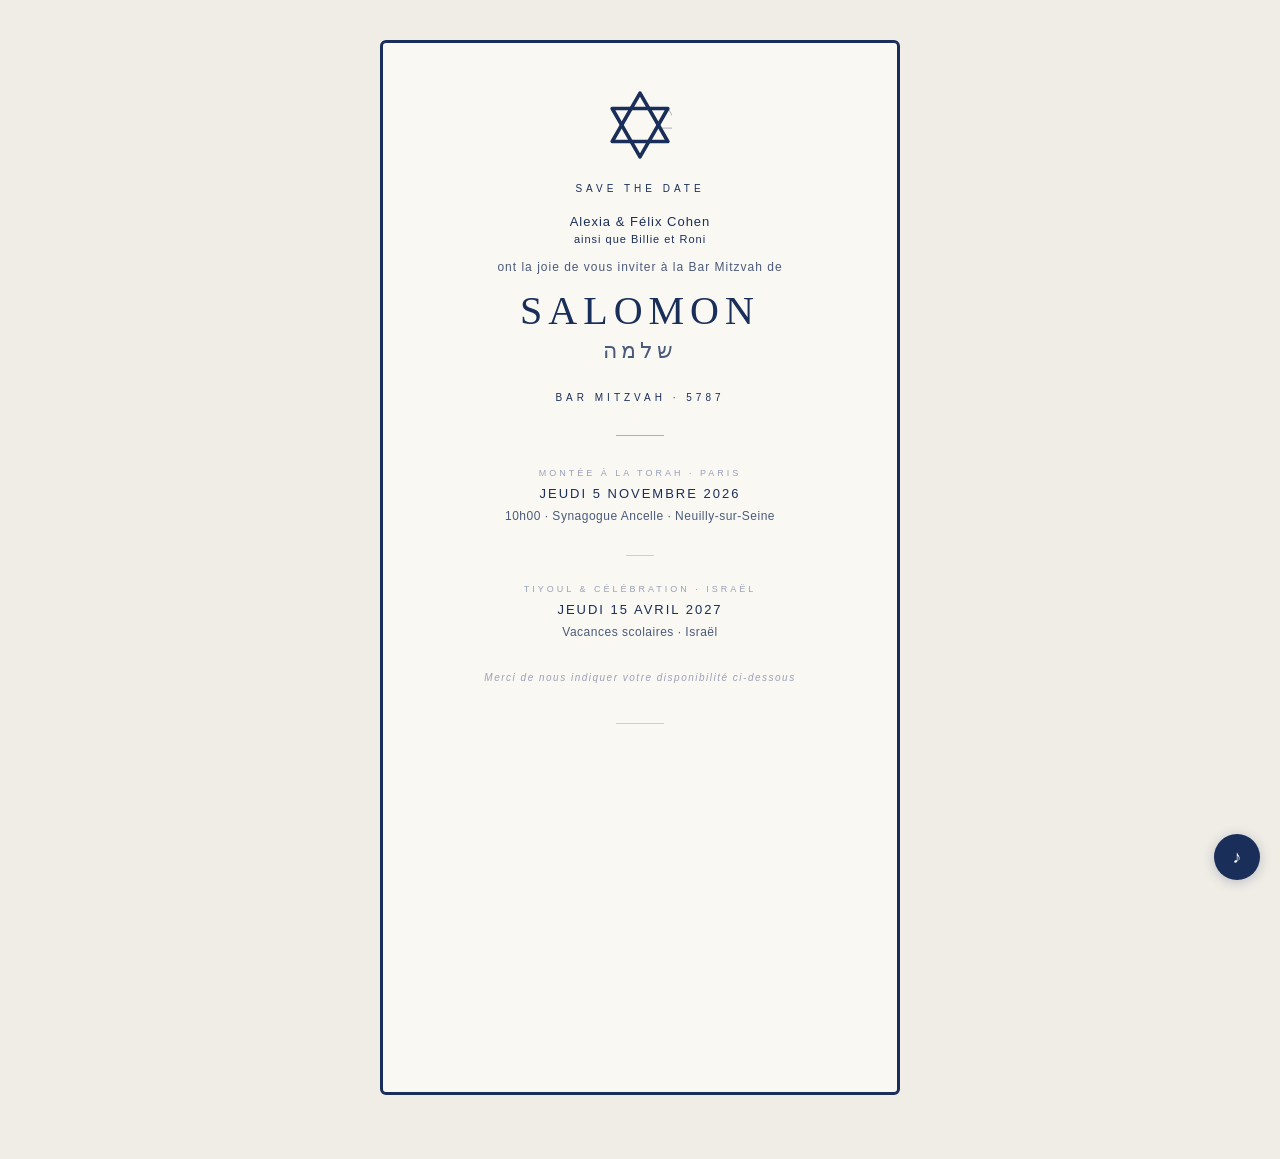
<file: salomon-cohen-barmitzvah (14).html>
<!DOCTYPE html>
<html lang="fr">
<head>
  <meta charset="UTF-8" />
  <meta name="viewport" content="width=device-width, initial-scale=1.0" />
  <title>Bar Mitzvah de Salomon Cohen</title>

  <!-- Aperçu WhatsApp / réseaux sociaux -->
  <meta property="og:title" content="Bar Mitzvah de Salomon Cohen" />
  <meta property="og:description" content="Alexia & Félix Cohen ont la joie de vous inviter à la Bar Mitzvah de leur fils Salomon" />
  <meta property="og:image" content="https://alexianam.github.io/salomon-barmitzvah/og-image.png" />
  <meta property="og:type" content="website" />
  <meta name="twitter:card" content="summary_large_image" />
  <meta name="twitter:title" content="Bar Mitzvah de Salomon Cohen" />
  <meta name="twitter:description" content="Alexia & Félix Cohen ont la joie de vous inviter à la Bar Mitzvah de leur fils Salomon" />
  <meta name="twitter:image" content="https://alexianam.github.io/salomon-barmitzvah/og-image.png" />

  <style>
    *, *::before, *::after { box-sizing: border-box; margin: 0; padding: 0; }

    /* ── ANIMATIONS ── */
    @keyframes fadeInUp {
      from { opacity: 0; transform: translateY(24px); }
      to   { opacity: 1; transform: translateY(0); }
    }
    @keyframes fadeIn {
      from { opacity: 0; }
      to   { opacity: 1; }
    }
    @keyframes rotateStar {
      0%   { transform: rotate(0deg) scale(0.4); opacity: 0; }
      50%  { transform: rotate(380deg) scale(1.08); opacity: 1; }
      70%  { transform: rotate(348deg) scale(0.96); }
      85%  { transform: rotate(364deg) scale(1.02); }
      100% { transform: rotate(360deg) scale(1); opacity: 1; }
    }

    body {
      background: #f0ede6;
      min-height: 100vh;
      display: flex;
      align-items: flex-start;
      justify-content: center;
      padding: 2.5rem 1rem 4rem;
      font-family: Georgia, 'Times New Roman', serif;
      animation: fadeIn 0.8s ease both;
    }

    .card {
      background: #faf8f3;
      border: 3px solid #1a2e5a;
      border-radius: 6px;
      padding: 3rem 2.5rem 2.5rem;
      text-align: center;
      max-width: 520px;
      width: 100%;
      animation: fadeInUp 0.9s ease 0.2s both;
    }

    .star-wrap svg {
      animation: rotateStar 1.6s cubic-bezier(0.34, 1.56, 0.64, 1) 0.3s both;
      transform-origin: center;
      display: block;
      margin: 0 auto;
    }

    .star-wrap        { margin-bottom: 1.5rem; }
    .save-tag         { animation: fadeInUp 0.7s ease 1.0s both; font-family: 'Helvetica Neue', Arial, sans-serif; font-size: 10px; letter-spacing: 4px; text-transform: uppercase; color: #1a2e5a; margin-bottom: 1.25rem; display: block; }
    .family-main      { animation: fadeInUp 0.7s ease 1.2s both; font-family: 'Helvetica Neue', Arial, sans-serif; font-size: 13px; font-weight: 500; color: #1a2e5a; letter-spacing: 1px; margin-bottom: 0.25rem; }
    .family-kids      { animation: fadeInUp 0.7s ease 1.3s both; font-family: 'Helvetica Neue', Arial, sans-serif; font-size: 11px; font-weight: 500; color: #1a2e5a; letter-spacing: 1px; margin-bottom: 0.75rem; }
    .invite-line      { animation: fadeInUp 0.7s ease 1.4s both; font-family: 'Helvetica Neue', Arial, sans-serif; font-size: 12px; letter-spacing: 1px; color: #4a5a7a; margin-bottom: 0.3rem; line-height: 1.7; }
    .name-fr          { animation: fadeInUp 0.7s ease 1.6s both; font-size: 40px; font-weight: normal; letter-spacing: 6px; text-transform: uppercase; color: #1a2e5a; margin: 0.6rem 0 0.25rem; }
    .name-he          { animation: fadeInUp 0.7s ease 1.8s both; font-family: 'Helvetica Neue', Arial, sans-serif; font-size: 22px; letter-spacing: 4px; color: #4a5a7a; margin-bottom: 1.75rem; direction: rtl; }
    .bar-mitzvah-line { animation: fadeInUp 0.7s ease 2.0s both; font-family: 'Helvetica Neue', Arial, sans-serif; font-size: 10px; letter-spacing: 4px; text-transform: uppercase; color: #1a2e5a; margin-bottom: 2rem; }
    .event            { animation: fadeInUp 0.7s ease 2.2s both; margin-bottom: 1.75rem; }
    .poll-section     { animation: fadeInUp 0.7s ease 2.6s both; margin-top: 2.5rem; }

    .rule    { width: 48px; height: 1px; background: #1a2e5a; margin: 0 auto 2rem; opacity: 0.35; }
    .rule-sm { width: 28px; height: 1px; background: #1a2e5a; margin: 0 auto 1.75rem; opacity: 0.2; }

    .event-tag    { font-family: 'Helvetica Neue', Arial, sans-serif; font-size: 9px; letter-spacing: 3px; text-transform: uppercase; color: #9aa0b8; margin-bottom: 0.5rem; }
    .event-date   { font-family: 'Helvetica Neue', Arial, sans-serif; font-size: 13px; font-weight: 500; letter-spacing: 2px; text-transform: uppercase; color: #1a2e5a; margin-bottom: 0.3rem; }
    .event-detail { font-family: 'Helvetica Neue', Arial, sans-serif; font-size: 12px; color: #4a5a7a; line-height: 1.8; letter-spacing: 0.5px; }

    .rsvp-note  { font-family: 'Helvetica Neue', Arial, sans-serif; font-size: 10px; color: #9aa0b8; letter-spacing: 1.5px; margin-top: 0.5rem; font-style: italic; }
    .poll-heading { font-family: 'Helvetica Neue', Arial, sans-serif; font-size: 10px; letter-spacing: 3px; text-transform: uppercase; color: #4a5a7a; margin-bottom: 1.25rem; }

    @media (max-width: 480px) {
      .card { padding: 2rem 1.25rem 2rem; }
      .name-fr { font-size: 32px; letter-spacing: 4px; }
    }
  </style>
</head>
<body>
  <div class="card">

    <div class="star-wrap">
      <svg width="64" height="68" viewBox="0 0 60 66" fill="none" xmlns="http://www.w3.org/2000/svg" aria-hidden="true">
        <polygon points="600.0,145.0 712.6,340.0 487.4,340.0" fill="none" stroke="#1a2e5a" stroke-width="3.5" stroke-linejoin="round" transform="scale(0.1) translate(-30, 20)"/>
        <polygon points="30,2 57,49 3,49" fill="none" stroke="#1a2e5a" stroke-width="3.5" stroke-linejoin="round"/>
        <polygon points="30,64 3,17 57,17" fill="none" stroke="#1a2e5a" stroke-width="3.5" stroke-linejoin="round"/>
      </svg>
    </div>

    <span class="save-tag">Save the Date</span>

    <p class="family-main">Alexia &amp; Félix Cohen</p>
    <p class="family-kids">ainsi que Billie et Roni</p>
    <p class="invite-line">ont la joie de vous inviter à la Bar Mitzvah de</p>

    <h1 class="name-fr">Salomon</h1>
    <p class="name-he">שלמה</p>
    <p class="bar-mitzvah-line">Bar Mitzvah · 5787</p>

    <div class="rule"></div>

    <div class="event">
      <p class="event-tag">Montée à la Torah · Paris</p>
      <p class="event-date">Jeudi 5 novembre 2026</p>
      <p class="event-detail">10h00 · Synagogue Ancelle · Neuilly-sur-Seine</p>
    </div>

    <div class="rule-sm"></div>

    <div class="event">
      <p class="event-tag">Tiyoul &amp; Célébration · Israël</p>
      <p class="event-date">Jeudi 15 avril 2027</p>
      <p class="event-detail">Vacances scolaires · Israël</p>
    </div>

    <p class="rsvp-note">Merci de nous indiquer votre disponibilité ci-dessous</p>

    <div class="poll-section">
      <div class="rule" style="margin-bottom:1.5rem; opacity:0.2;"></div>
      <iframe
        data-tally-src="https://tally.so/embed/Bz0NpR?alignLeft=1&hideTitle=1&transparentBackground=1&dynamicHeight=1"
        loading="lazy"
        width="100%"
        height="300"
        frameborder="0"
        marginheight="0"
        marginwidth="0"
        title="Intentions Bar Mitzvah Salomon"
        style="border:none; min-height:300px;"
      ></iframe>
    </div>

  </div>

  <script async src="https://tally.so/widgets/embed.js"></script>

  <!-- Lecteur audio discret -->
  <audio id="bg-audio" src="music.m4a" loop preload="auto"></audio>

  <div id="music-player" style="position:fixed; bottom:20px; right:20px; z-index:999;">
    <button id="music-btn" onclick="toggleMusic()" style="
      background: #1a2e5a;
      color: #faf8f3;
      border: none;
      border-radius: 50%;
      width: 46px;
      height: 46px;
      font-size: 18px;
      cursor: pointer;
      box-shadow: 0 2px 12px rgba(26,46,90,0.25);
      display: flex;
      align-items: center;
      justify-content: center;
      transition: opacity 0.2s;
    " title="Musique">♪</button>
  </div>

  <script>
    const audio = document.getElementById('bg-audio');
    const btn = document.getElementById('music-btn');
    let playing = false;

    document.addEventListener('click', function startAudio() {
      audio.play();
      playing = true;
      document.removeEventListener('click', startAudio);
    }, { once: true });

    function toggleMusic() {
      if (playing) {
        audio.pause();
        btn.textContent = '♩';
        btn.style.opacity = '0.5';
        playing = false;
      } else {
        audio.play();
        btn.textContent = '♪';
        btn.style.opacity = '1';
        playing = true;
      }
    }
  </script>

</body>
</html>
</file>
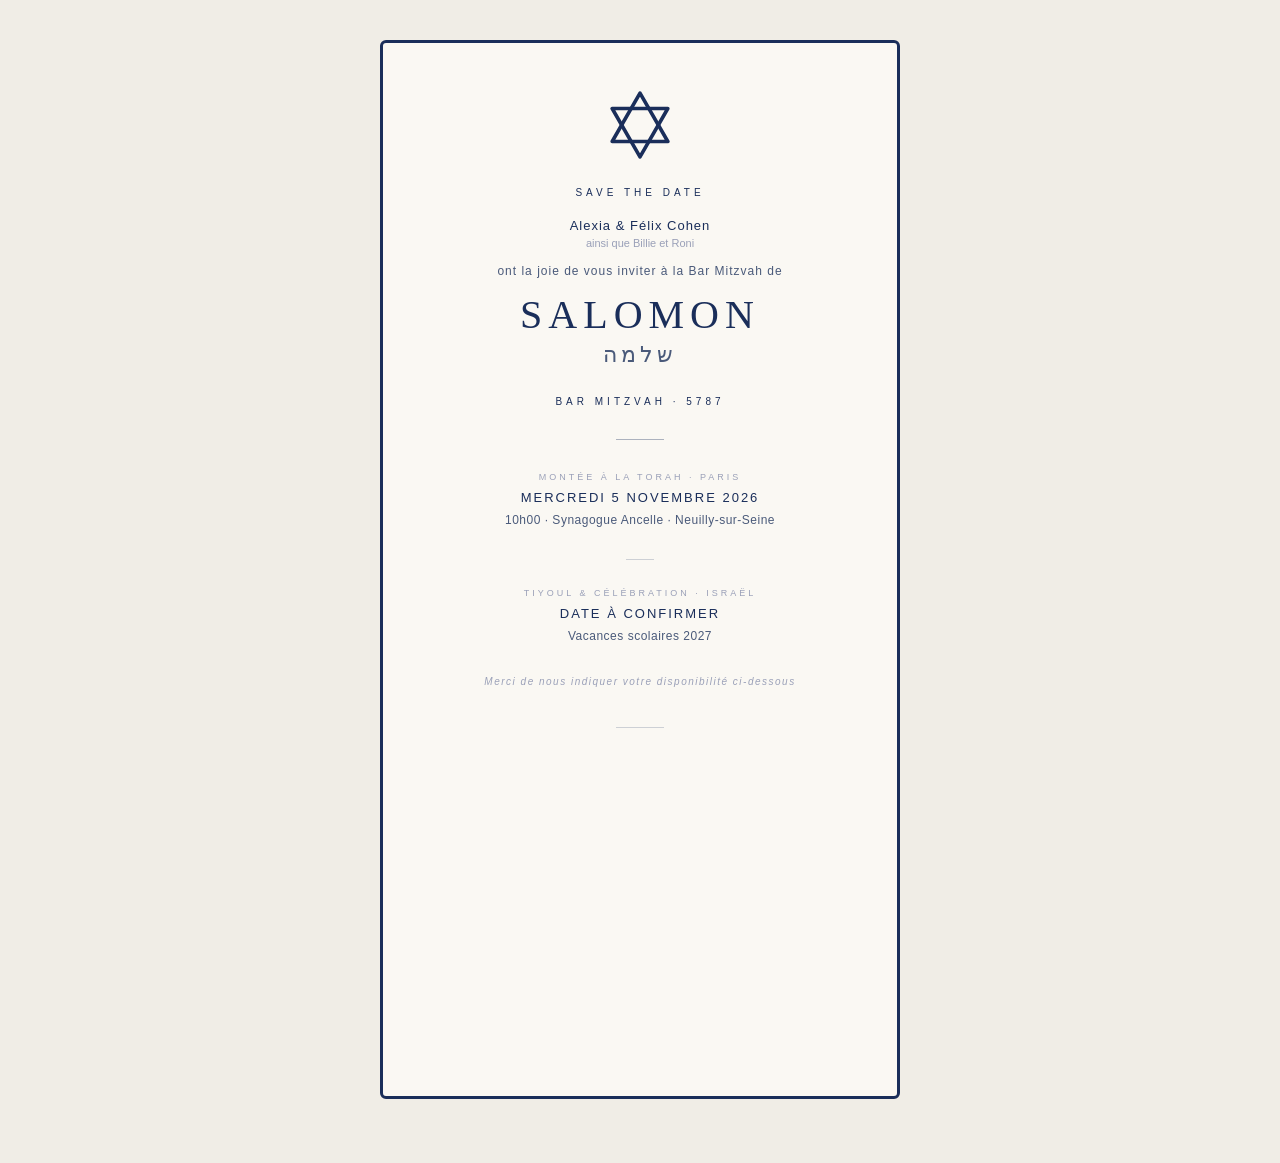
<file: salomon-cohen-barmitzvah (2).html>
<!DOCTYPE html>
<html lang="fr">
<head>
  <meta charset="UTF-8" />
  <meta name="viewport" content="width=device-width, initial-scale=1.0" />
  <title>Bar Mitzvah de Salomon Cohen</title>

  <!-- Aperçu WhatsApp / réseaux sociaux -->
  <meta property="og:title" content="Bar Mitzvah de Salomon Cohen" />
  <meta property="og:description" content="Alexia & Félix Cohen ont la joie de vous inviter à la Bar Mitzvah de leur fils Salomon · Paris le 5 novembre 2026 · Israël en 2027" />
  <meta property="og:image" content="og-image.png" />
  <meta property="og:type" content="website" />
  <meta name="twitter:card" content="summary_large_image" />
  <meta name="twitter:title" content="Bar Mitzvah de Salomon Cohen" />
  <meta name="twitter:description" content="Alexia & Félix Cohen ont la joie de vous inviter à la Bar Mitzvah de leur fils Salomon · Paris le 5 novembre 2026 · Israël en 2027" />
  <meta name="twitter:image" content="og-image.png" />
  <style>
    *, *::before, *::after { box-sizing: border-box; margin: 0; padding: 0; }

    body {
      background: #f0ede6;
      min-height: 100vh;
      display: flex;
      align-items: flex-start;
      justify-content: center;
      padding: 2.5rem 1rem 4rem;
      font-family: Georgia, 'Times New Roman', serif;
    }

    .card {
      background: #faf8f3;
      border: 3px solid #1a2e5a;
      border-radius: 6px;
      padding: 3rem 2.5rem 2.5rem;
      text-align: center;
      max-width: 520px;
      width: 100%;
    }

    .star-wrap { margin-bottom: 1.5rem; }

    .save-tag {
      font-family: 'Helvetica Neue', Arial, sans-serif;
      font-size: 10px;
      letter-spacing: 4px;
      text-transform: uppercase;
      color: #1a2e5a;
      margin-bottom: 1.25rem;
      display: block;
    }

    .family-main {
      font-family: 'Helvetica Neue', Arial, sans-serif;
      font-size: 13px;
      font-weight: 500;
      color: #1a2e5a;
      letter-spacing: 1px;
      margin-bottom: 0.25rem;
    }

    .family-kids {
      font-family: 'Helvetica Neue', Arial, sans-serif;
      font-size: 11px;
      color: #9aa0b8;
      margin-bottom: 0.75rem;
    }

    .invite-line {
      font-family: 'Helvetica Neue', Arial, sans-serif;
      font-size: 12px;
      letter-spacing: 1px;
      color: #4a5a7a;
      margin-bottom: 0.3rem;
      line-height: 1.7;
    }

    .name-fr {
      font-size: 40px;
      font-weight: normal;
      letter-spacing: 6px;
      text-transform: uppercase;
      color: #1a2e5a;
      margin: 0.6rem 0 0.25rem;
    }

    .name-he {
      font-size: 22px;
      letter-spacing: 4px;
      color: #4a5a7a;
      margin-bottom: 1.75rem;
      direction: rtl;
      font-family: 'Helvetica Neue', Arial, sans-serif;
    }

    .bar-mitzvah-line {
      font-family: 'Helvetica Neue', Arial, sans-serif;
      font-size: 10px;
      letter-spacing: 4px;
      text-transform: uppercase;
      color: #1a2e5a;
      margin-bottom: 2rem;
    }

    .rule { width: 48px; height: 1px; background: #1a2e5a; margin: 0 auto 2rem; opacity: 0.35; }
    .rule-sm { width: 28px; height: 1px; background: #1a2e5a; margin: 0 auto 1.75rem; opacity: 0.2; }

    .event { margin-bottom: 1.75rem; }

    .event-tag {
      font-family: 'Helvetica Neue', Arial, sans-serif;
      font-size: 9px;
      letter-spacing: 3px;
      text-transform: uppercase;
      color: #9aa0b8;
      margin-bottom: 0.5rem;
    }

    .event-date {
      font-family: 'Helvetica Neue', Arial, sans-serif;
      font-size: 13px;
      font-weight: 500;
      letter-spacing: 2px;
      text-transform: uppercase;
      color: #1a2e5a;
      margin-bottom: 0.3rem;
    }

    .event-detail {
      font-family: 'Helvetica Neue', Arial, sans-serif;
      font-size: 12px;
      color: #4a5a7a;
      line-height: 1.8;
      letter-spacing: 0.5px;
    }

    .rsvp-note {
      font-family: 'Helvetica Neue', Arial, sans-serif;
      font-size: 10px;
      color: #9aa0b8;
      letter-spacing: 1.5px;
      margin-top: 0.5rem;
      font-style: italic;
    }

    /* ── SONDAGE ── */
    .poll-section { margin-top: 2.5rem; }

    .poll-heading {
      font-family: 'Helvetica Neue', Arial, sans-serif;
      font-size: 10px;
      letter-spacing: 3px;
      text-transform: uppercase;
      color: #4a5a7a;
      margin-bottom: 1.25rem;
    }

    .date-options { display: flex; flex-direction: column; gap: 8px; margin-bottom: 1.25rem; }

    .date-btn {
      display: flex;
      align-items: center;
      gap: 12px;
      padding: 0.85rem 1.1rem;
      border: 0.5px solid #c8cfe0;
      border-radius: 4px;
      cursor: pointer;
      background: #faf8f3;
      text-align: left;
      transition: all 0.15s;
      font-family: 'Helvetica Neue', Arial, sans-serif;
    }

    .date-btn:hover { background: #eef0f7; border-color: #1a2e5a; }
    .date-btn.selected { border: 1.5px solid #1a2e5a; background: #eef0f7; }

    .date-info { flex: 1; }

    .date-main {
      font-size: 13px;
      font-weight: 500;
      color: #1a2e5a;
      letter-spacing: 0.5px;
    }

    .date-note {
      font-size: 11px;
      color: #9aa0b8;
      margin-top: 2px;
    }

    .check {
      width: 18px; height: 18px;
      border-radius: 50%;
      border: 1px solid #c8cfe0;
      display: flex; align-items: center; justify-content: center;
      flex-shrink: 0;
      font-size: 11px;
      color: transparent;
      transition: all 0.15s;
    }

    .date-btn.selected .check {
      background: #1a2e5a;
      border-color: #1a2e5a;
      color: #faf8f3;
    }

    .form-grid { display: grid; grid-template-columns: 1fr 1fr; gap: 8px; margin-bottom: 8px; }

    input, textarea {
      font-family: 'Helvetica Neue', Arial, sans-serif;
      font-size: 13px;
      color: #1a2e5a;
      background: #faf8f3;
      border: 0.5px solid #c8cfe0;
      border-radius: 4px;
      padding: 10px 12px;
      outline: none;
      transition: border-color 0.15s;
    }

    input:focus, textarea:focus { border-color: #1a2e5a; }

    .form-full { margin-bottom: 8px; }
    .form-full input, .form-full textarea { width: 100%; }
    .form-grid input { width: 100%; }
    textarea { resize: none; height: 64px; }

    .submit-btn {
      width: 100%;
      padding: 0.85rem;
      background: #1a2e5a;
      color: #faf8f3;
      border: none;
      border-radius: 4px;
      font-family: 'Helvetica Neue', Arial, sans-serif;
      font-size: 11px;
      font-weight: 500;
      letter-spacing: 2.5px;
      text-transform: uppercase;
      cursor: pointer;
      margin-top: 0.25rem;
      transition: background 0.15s;
    }

    .submit-btn:hover { background: #0f1e3e; }

    .success-msg {
      text-align: center;
      padding: 1.5rem 0;
      font-family: 'Helvetica Neue', Arial, sans-serif;
      font-size: 13px;
      color: #4a5a7a;
      line-height: 1.8;
      letter-spacing: 0.5px;
    }

    .success-icon {
      font-size: 28px;
      color: #1a2e5a;
      display: block;
      margin-bottom: 0.75rem;
    }

    /* Tally embed placeholder */
    .tally-placeholder {
      background: #f0ede6;
      border: 0.5px dashed #c8cfe0;
      border-radius: 4px;
      padding: 1.5rem;
      font-family: 'Helvetica Neue', Arial, sans-serif;
      font-size: 12px;
      color: #9aa0b8;
      text-align: center;
      margin-top: 1rem;
    }

    @media (max-width: 480px) {
      .card { padding: 2rem 1.25rem 2rem; }
      .name-fr { font-size: 32px; letter-spacing: 4px; }
      .form-grid { grid-template-columns: 1fr; }
    }
  </style>
</head>
<body>
  <div class="card">

    <!-- Étoile de David -->
    <div class="star-wrap">
      <svg width="64" height="68" viewBox="0 0 60 66" fill="none" xmlns="http://www.w3.org/2000/svg" aria-hidden="true">
        <polygon points="30,2 57,49 3,49" fill="none" stroke="#1a2e5a" stroke-width="3.5" stroke-linejoin="round"/>
        <polygon points="30,64 3,17 57,17" fill="none" stroke="#1a2e5a" stroke-width="3.5" stroke-linejoin="round"/>
      </svg>
    </div>

    <span class="save-tag">Save the Date</span>

    <p class="family-main">Alexia &amp; Félix Cohen</p>
    <p class="family-kids">ainsi que Billie et Roni</p>
    <p class="invite-line">ont la joie de vous inviter à la Bar Mitzvah de</p>

    <h1 class="name-fr">Salomon</h1>
    <p class="name-he">שלמה</p>
    <p class="bar-mitzvah-line">Bar Mitzvah · 5787</p>

    <div class="rule"></div>

    <div class="event">
      <p class="event-tag">Montée à la Torah · Paris</p>
      <p class="event-date">Mercredi 5 novembre 2026</p>
      <p class="event-detail">10h00 · Synagogue Ancelle · Neuilly-sur-Seine</p>
    </div>

    <div class="rule-sm"></div>

    <div class="event">
      <p class="event-tag">Tiyoul &amp; Célébration · Israël</p>
      <p class="event-date">Date à confirmer</p>
      <p class="event-detail">Vacances scolaires 2027</p>
    </div>

    <p class="rsvp-note">Merci de nous indiquer votre disponibilité ci-dessous</p>

    <!-- SONDAGE TALLY -->
    <div class="poll-section">
      <div class="rule" style="margin-bottom:1.5rem; opacity:0.2;"></div>
      <iframe
        data-tally-src="https://tally.so/embed/Bz0NpR?alignLeft=1&hideTitle=1&transparentBackground=1&dynamicHeight=1"
        loading="lazy"
        width="100%"
        height="300"
        frameborder="0"
        marginheight="0"
        marginwidth="0"
        title="Intentions Bar Mitzvah Salomon"
        style="border:none; min-height:300px;"
      ></iframe>
    </div>
  </div>

  <script async src="https://tally.so/widgets/embed.js"></script>
</body>
</html>
</file>
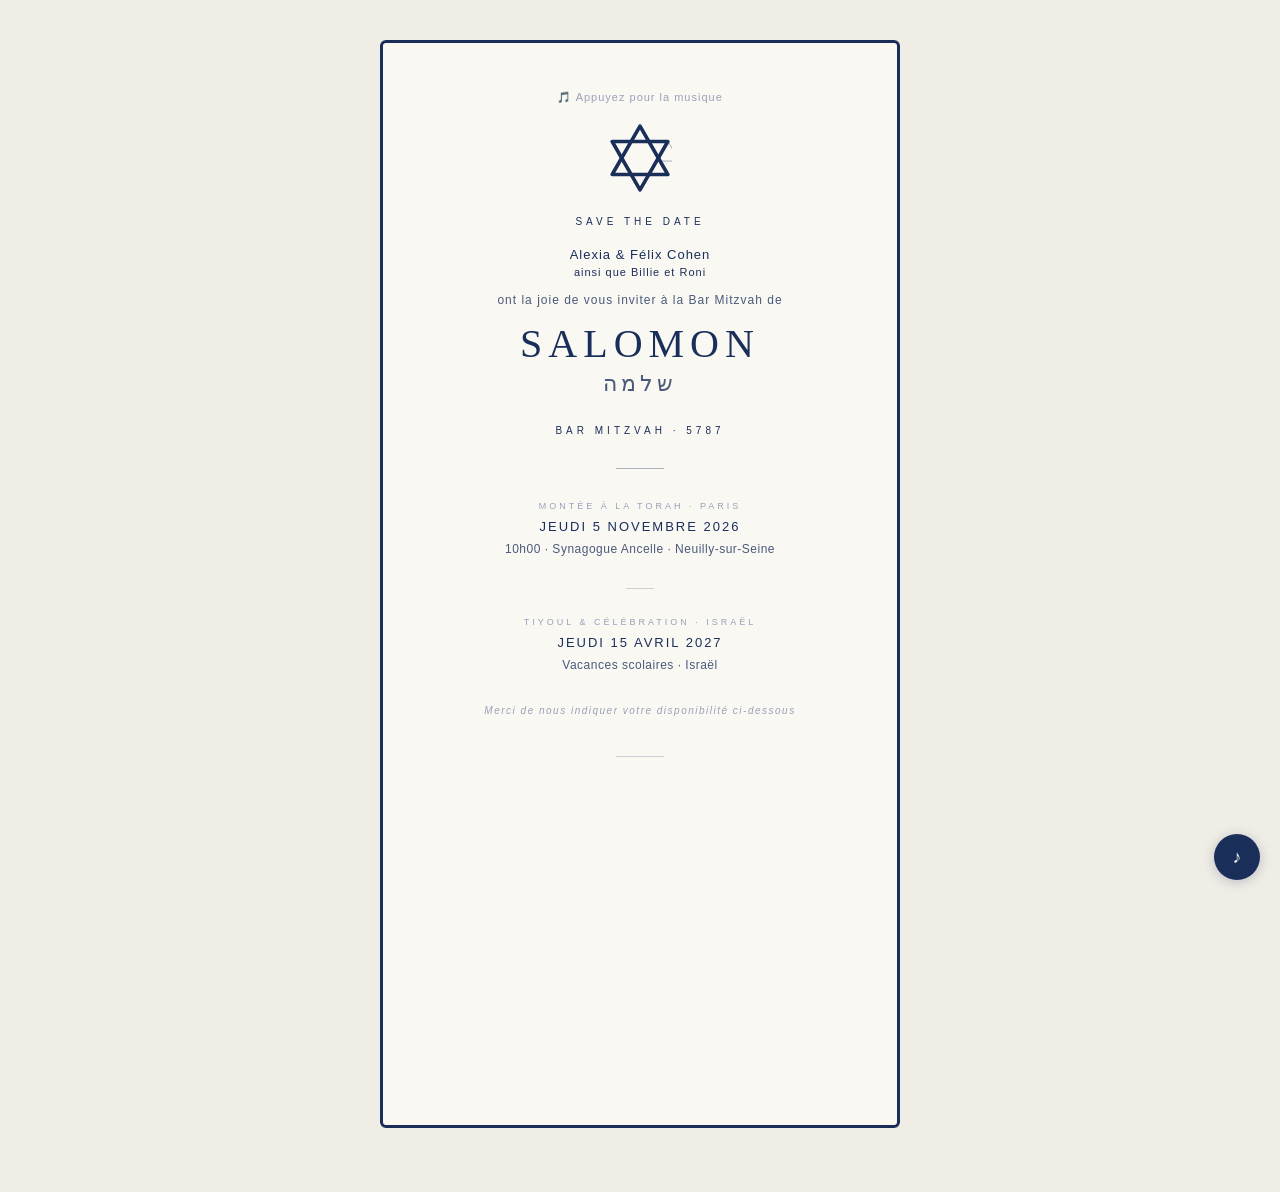
<file: salomon-cohen-barmitzvah (3).html>
<!DOCTYPE html>
<html lang="fr">
<head>
  <meta charset="UTF-8" />
  <meta name="viewport" content="width=device-width, initial-scale=1.0" />
  <title>Bar Mitzvah de Salomon Cohen</title>

  <!-- Aperçu WhatsApp / réseaux sociaux -->
  <meta property="og:title" content="Bar Mitzvah de Salomon Cohen" />
  <meta property="og:description" content="Alexia & Félix Cohen ont la joie de vous inviter à la Bar Mitzvah de leur fils Salomon" />
  <meta property="og:image" content="https://alexianam.github.io/salomon-barmitzvah/og-image.png" />
  <meta property="og:type" content="website" />
  <meta name="twitter:card" content="summary_large_image" />
  <meta name="twitter:title" content="Bar Mitzvah de Salomon Cohen" />
  <meta name="twitter:description" content="Alexia & Félix Cohen ont la joie de vous inviter à la Bar Mitzvah de leur fils Salomon" />
  <meta name="twitter:image" content="https://alexianam.github.io/salomon-barmitzvah/og-image.png" />

  <style>
    *, *::before, *::after { box-sizing: border-box; margin: 0; padding: 0; }

    /* ── ANIMATIONS ── */
    @keyframes fadeInUp {
      from { opacity: 0; transform: translateY(24px); }
      to   { opacity: 1; transform: translateY(0); }
    }
    @keyframes fadeIn {
      from { opacity: 0; }
      to   { opacity: 1; }
    }
    @keyframes rotateStar {
      0%   { transform: rotate(0deg) scale(0.4); opacity: 0; }
      50%  { transform: rotate(380deg) scale(1.08); opacity: 1; }
      70%  { transform: rotate(348deg) scale(0.96); }
      85%  { transform: rotate(364deg) scale(1.02); }
      100% { transform: rotate(360deg) scale(1); opacity: 1; }
    }

    body {
      background: #f0ede6;
      min-height: 100vh;
      display: flex;
      align-items: flex-start;
      justify-content: center;
      padding: 2.5rem 1rem 4rem;
      font-family: Georgia, 'Times New Roman', serif;
      animation: fadeIn 0.8s ease both;
    }

    .card {
      background: #faf8f3;
      border: 3px solid #1a2e5a;
      border-radius: 6px;
      padding: 3rem 2.5rem 2.5rem;
      text-align: center;
      max-width: 520px;
      width: 100%;
      animation: fadeInUp 0.9s ease 0.2s both;
    }

    .star-wrap svg {
      animation: rotateStar 1.6s cubic-bezier(0.34, 1.56, 0.64, 1) 0.3s both;
      transform-origin: center;
      display: block;
      margin: 0 auto;
    }

    .star-wrap        { margin-bottom: 1.5rem; }
    .save-tag         { animation: fadeInUp 0.7s ease 1.0s both; font-family: 'Helvetica Neue', Arial, sans-serif; font-size: 10px; letter-spacing: 4px; text-transform: uppercase; color: #1a2e5a; margin-bottom: 1.25rem; display: block; }
    .family-main      { animation: fadeInUp 0.7s ease 1.2s both; font-family: 'Helvetica Neue', Arial, sans-serif; font-size: 13px; font-weight: 500; color: #1a2e5a; letter-spacing: 1px; margin-bottom: 0.25rem; }
    .family-kids      { animation: fadeInUp 0.7s ease 1.3s both; font-family: 'Helvetica Neue', Arial, sans-serif; font-size: 11px; font-weight: 500; color: #1a2e5a; letter-spacing: 1px; margin-bottom: 0.75rem; }
    .invite-line      { animation: fadeInUp 0.7s ease 1.4s both; font-family: 'Helvetica Neue', Arial, sans-serif; font-size: 12px; letter-spacing: 1px; color: #4a5a7a; margin-bottom: 0.3rem; line-height: 1.7; }
    .name-fr          { animation: fadeInUp 0.7s ease 1.6s both; font-size: 40px; font-weight: normal; letter-spacing: 6px; text-transform: uppercase; color: #1a2e5a; margin: 0.6rem 0 0.25rem; }
    .name-he          { animation: fadeInUp 0.7s ease 1.8s both; font-family: 'Helvetica Neue', Arial, sans-serif; font-size: 22px; letter-spacing: 4px; color: #4a5a7a; margin-bottom: 1.75rem; direction: rtl; }
    .bar-mitzvah-line { animation: fadeInUp 0.7s ease 2.0s both; font-family: 'Helvetica Neue', Arial, sans-serif; font-size: 10px; letter-spacing: 4px; text-transform: uppercase; color: #1a2e5a; margin-bottom: 2rem; }
    .event            { animation: fadeInUp 0.7s ease 2.2s both; margin-bottom: 1.75rem; }
    .poll-section     { animation: fadeInUp 0.7s ease 2.6s both; margin-top: 2.5rem; }

    .rule    { width: 48px; height: 1px; background: #1a2e5a; margin: 0 auto 2rem; opacity: 0.35; }
    .rule-sm { width: 28px; height: 1px; background: #1a2e5a; margin: 0 auto 1.75rem; opacity: 0.2; }

    .event-tag    { font-family: 'Helvetica Neue', Arial, sans-serif; font-size: 9px; letter-spacing: 3px; text-transform: uppercase; color: #9aa0b8; margin-bottom: 0.5rem; }
    .event-date   { font-family: 'Helvetica Neue', Arial, sans-serif; font-size: 13px; font-weight: 500; letter-spacing: 2px; text-transform: uppercase; color: #1a2e5a; margin-bottom: 0.3rem; }
    .event-detail { font-family: 'Helvetica Neue', Arial, sans-serif; font-size: 12px; color: #4a5a7a; line-height: 1.8; letter-spacing: 0.5px; }

    .rsvp-note  { font-family: 'Helvetica Neue', Arial, sans-serif; font-size: 10px; color: #9aa0b8; letter-spacing: 1.5px; margin-top: 0.5rem; font-style: italic; }
    .poll-heading { font-family: 'Helvetica Neue', Arial, sans-serif; font-size: 10px; letter-spacing: 3px; text-transform: uppercase; color: #4a5a7a; margin-bottom: 1.25rem; }

    @media (max-width: 480px) {
      .card { padding: 2rem 1.25rem 2rem; }
      .name-fr { font-size: 32px; letter-spacing: 4px; }
    }
  </style>
</head>
<body>
  <div class="card">

    <p style="font-family: 'Helvetica Neue', Arial, sans-serif; font-size: 11px; letter-spacing: 1px; color: #9aa0b8; margin-bottom: 1.25rem; opacity: 1;">🎵 Appuyez pour la musique</p>

    <div class="star-wrap">
      <svg width="64" height="68" viewBox="0 0 60 66" fill="none" xmlns="http://www.w3.org/2000/svg" aria-hidden="true">
        <polygon points="600.0,145.0 712.6,340.0 487.4,340.0" fill="none" stroke="#1a2e5a" stroke-width="3.5" stroke-linejoin="round" transform="scale(0.1) translate(-30, 20)"/>
        <polygon points="30,2 57,49 3,49" fill="none" stroke="#1a2e5a" stroke-width="3.5" stroke-linejoin="round"/>
        <polygon points="30,64 3,17 57,17" fill="none" stroke="#1a2e5a" stroke-width="3.5" stroke-linejoin="round"/>
      </svg>
    </div>

    <span class="save-tag">Save the Date</span>

    <p class="family-main">Alexia &amp; Félix Cohen</p>
    <p class="family-kids">ainsi que Billie et Roni</p>
    <p class="invite-line">ont la joie de vous inviter à la Bar Mitzvah de</p>

    <h1 class="name-fr">Salomon</h1>
    <p class="name-he">שלמה</p>
    <p class="bar-mitzvah-line">Bar Mitzvah · 5787</p>

    <div class="rule"></div>

    <div class="event">
      <p class="event-tag">Montée à la Torah · Paris</p>
      <p class="event-date">Jeudi 5 novembre 2026</p>
      <p class="event-detail">10h00 · Synagogue Ancelle · Neuilly-sur-Seine</p>
    </div>

    <div class="rule-sm"></div>

    <div class="event">
      <p class="event-tag">Tiyoul &amp; Célébration · Israël</p>
      <p class="event-date">Jeudi 15 avril 2027</p>
      <p class="event-detail">Vacances scolaires · Israël</p>
    </div>

    <p class="rsvp-note">Merci de nous indiquer votre disponibilité ci-dessous</p>

    <div class="poll-section">
      <div class="rule" style="margin-bottom:1.5rem; opacity:0.2;"></div>
      <iframe
        data-tally-src="https://tally.so/embed/Bz0NpR?alignLeft=1&hideTitle=1&transparentBackground=1&dynamicHeight=1"
        loading="lazy"
        width="100%"
        height="300"
        frameborder="0"
        marginheight="0"
        marginwidth="0"
        title="Intentions Bar Mitzvah Salomon"
        style="border:none; min-height:300px;"
      ></iframe>
    </div>

  </div>

  <script async src="https://tally.so/widgets/embed.js"></script>

  <!-- Lecteur audio discret -->
  <audio id="bg-audio" src="music.m4a" loop preload="auto"></audio>

  <div id="music-player" style="position:fixed; bottom:20px; right:20px; z-index:999;">
    <button id="music-btn" onclick="toggleMusic()" style="
      background: #1a2e5a;
      color: #faf8f3;
      border: none;
      border-radius: 50%;
      width: 46px;
      height: 46px;
      font-size: 18px;
      cursor: pointer;
      box-shadow: 0 2px 12px rgba(26,46,90,0.25);
      display: flex;
      align-items: center;
      justify-content: center;
      transition: opacity 0.2s;
    " title="Musique">♪</button>
  </div>

  <script>
    const audio = document.getElementById('bg-audio');
    const btn = document.getElementById('music-btn');
    let playing = false;

    document.addEventListener('click', function startAudio() {
      audio.play();
      playing = true;
      document.removeEventListener('click', startAudio);
    }, { once: true });

    function toggleMusic() {
      if (playing) {
        audio.pause();
        btn.textContent = '♩';
        btn.style.opacity = '0.5';
        playing = false;
      } else {
        audio.play();
        btn.textContent = '♪';
        btn.style.opacity = '1';
        playing = true;
      }
    }
  </script>

</body>
</html>
</file>
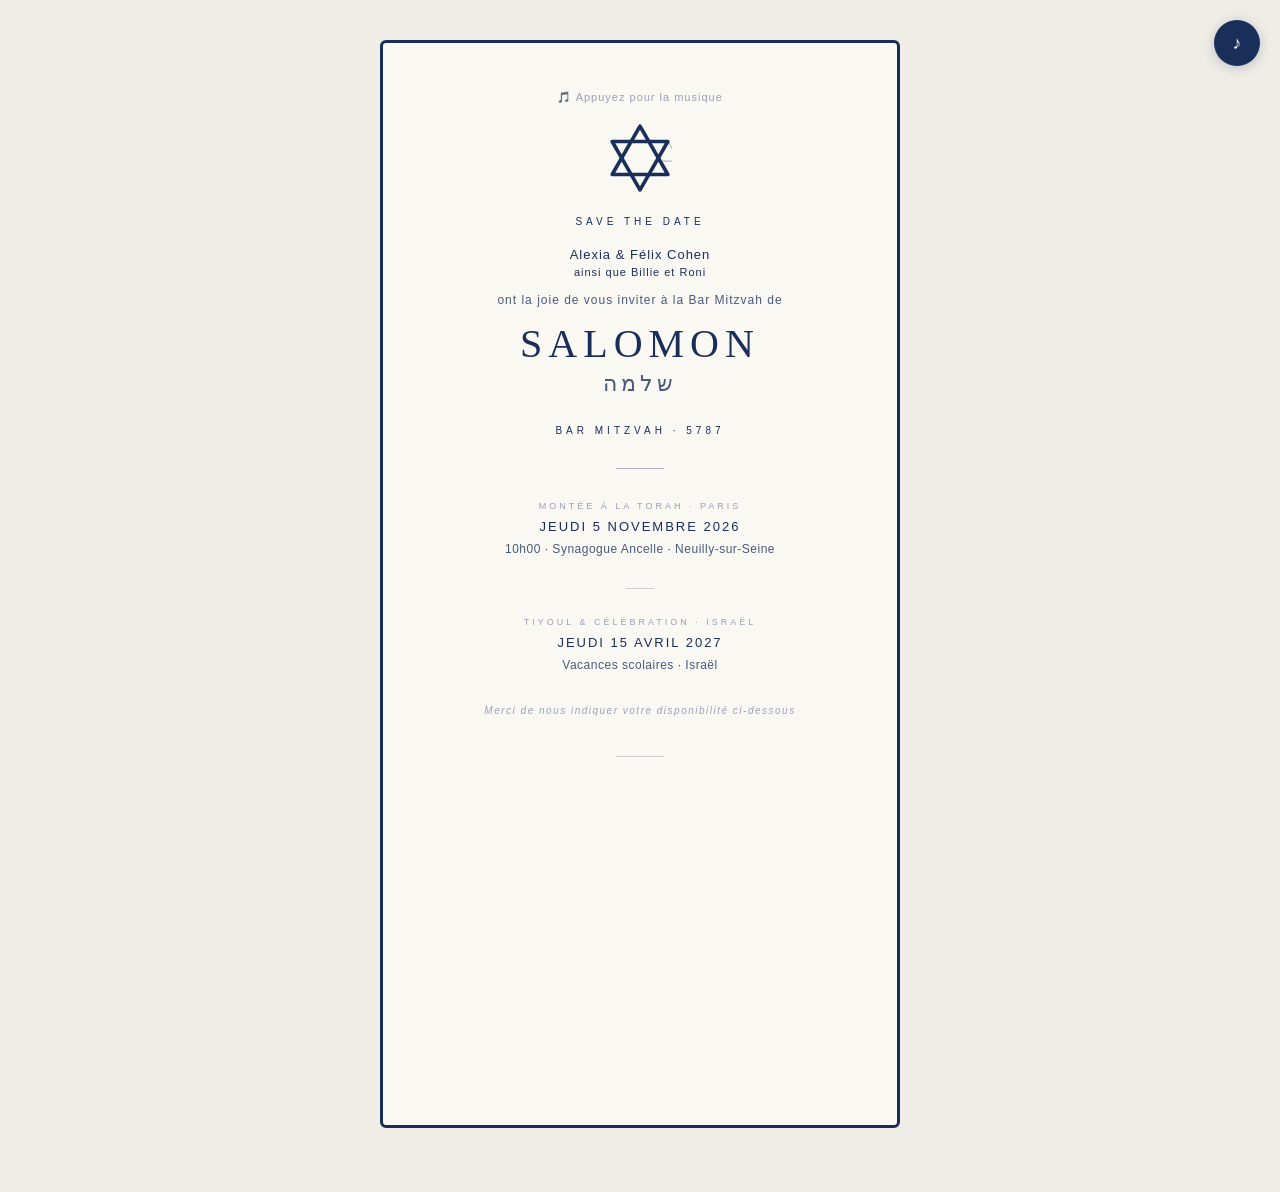
<file: salomon-cohen-barmitzvah (4).html>
<!DOCTYPE html>
<html lang="fr">
<head>
  <meta charset="UTF-8" />
  <meta name="viewport" content="width=device-width, initial-scale=1.0" />
  <title>Bar Mitzvah de Salomon Cohen</title>

  <!-- Aperçu WhatsApp / réseaux sociaux -->
  <meta property="og:title" content="Bar Mitzvah de Salomon Cohen" />
  <meta property="og:description" content="Alexia & Félix Cohen ont la joie de vous inviter à la Bar Mitzvah de leur fils Salomon" />
  <meta property="og:image" content="https://alexianam.github.io/salomon-barmitzvah/og-image.png" />
  <meta property="og:type" content="website" />
  <meta name="twitter:card" content="summary_large_image" />
  <meta name="twitter:title" content="Bar Mitzvah de Salomon Cohen" />
  <meta name="twitter:description" content="Alexia & Félix Cohen ont la joie de vous inviter à la Bar Mitzvah de leur fils Salomon" />
  <meta name="twitter:image" content="https://alexianam.github.io/salomon-barmitzvah/og-image.png" />

  <style>
    *, *::before, *::after { box-sizing: border-box; margin: 0; padding: 0; }

    /* ── ANIMATIONS ── */
    @keyframes fadeInUp {
      from { opacity: 0; transform: translateY(24px); }
      to   { opacity: 1; transform: translateY(0); }
    }
    @keyframes fadeIn {
      from { opacity: 0; }
      to   { opacity: 1; }
    }
    @keyframes rotateStar {
      0%   { transform: rotate(0deg) scale(0.4); opacity: 0; }
      50%  { transform: rotate(380deg) scale(1.08); opacity: 1; }
      70%  { transform: rotate(348deg) scale(0.96); }
      85%  { transform: rotate(364deg) scale(1.02); }
      100% { transform: rotate(360deg) scale(1); opacity: 1; }
    }

    body {
      background: #f0ede6;
      min-height: 100vh;
      display: flex;
      align-items: flex-start;
      justify-content: center;
      padding: 2.5rem 1rem 4rem;
      font-family: Georgia, 'Times New Roman', serif;
      animation: fadeIn 0.8s ease both;
    }

    .card {
      background: #faf8f3;
      border: 3px solid #1a2e5a;
      border-radius: 6px;
      padding: 3rem 2.5rem 2.5rem;
      text-align: center;
      max-width: 520px;
      width: 100%;
      animation: fadeInUp 0.9s ease 0.2s both;
    }

    .star-wrap svg {
      animation: rotateStar 1.6s cubic-bezier(0.34, 1.56, 0.64, 1) 0.3s both;
      transform-origin: center;
      display: block;
      margin: 0 auto;
    }

    .star-wrap        { margin-bottom: 1.5rem; }
    .save-tag         { animation: fadeInUp 0.7s ease 1.0s both; font-family: 'Helvetica Neue', Arial, sans-serif; font-size: 10px; letter-spacing: 4px; text-transform: uppercase; color: #1a2e5a; margin-bottom: 1.25rem; display: block; }
    .family-main      { animation: fadeInUp 0.7s ease 1.2s both; font-family: 'Helvetica Neue', Arial, sans-serif; font-size: 13px; font-weight: 500; color: #1a2e5a; letter-spacing: 1px; margin-bottom: 0.25rem; }
    .family-kids      { animation: fadeInUp 0.7s ease 1.3s both; font-family: 'Helvetica Neue', Arial, sans-serif; font-size: 11px; font-weight: 500; color: #1a2e5a; letter-spacing: 1px; margin-bottom: 0.75rem; }
    .invite-line      { animation: fadeInUp 0.7s ease 1.4s both; font-family: 'Helvetica Neue', Arial, sans-serif; font-size: 12px; letter-spacing: 1px; color: #4a5a7a; margin-bottom: 0.3rem; line-height: 1.7; }
    .name-fr          { animation: fadeInUp 0.7s ease 1.6s both; font-size: 40px; font-weight: normal; letter-spacing: 6px; text-transform: uppercase; color: #1a2e5a; margin: 0.6rem 0 0.25rem; }
    .name-he          { animation: fadeInUp 0.7s ease 1.8s both; font-family: 'Helvetica Neue', Arial, sans-serif; font-size: 22px; letter-spacing: 4px; color: #4a5a7a; margin-bottom: 1.75rem; direction: rtl; }
    .bar-mitzvah-line { animation: fadeInUp 0.7s ease 2.0s both; font-family: 'Helvetica Neue', Arial, sans-serif; font-size: 10px; letter-spacing: 4px; text-transform: uppercase; color: #1a2e5a; margin-bottom: 2rem; }
    .event            { animation: fadeInUp 0.7s ease 2.2s both; margin-bottom: 1.75rem; }
    .poll-section     { animation: fadeInUp 0.7s ease 2.6s both; margin-top: 2.5rem; }

    .rule    { width: 48px; height: 1px; background: #1a2e5a; margin: 0 auto 2rem; opacity: 0.35; }
    .rule-sm { width: 28px; height: 1px; background: #1a2e5a; margin: 0 auto 1.75rem; opacity: 0.2; }

    .event-tag    { font-family: 'Helvetica Neue', Arial, sans-serif; font-size: 9px; letter-spacing: 3px; text-transform: uppercase; color: #9aa0b8; margin-bottom: 0.5rem; }
    .event-date   { font-family: 'Helvetica Neue', Arial, sans-serif; font-size: 13px; font-weight: 500; letter-spacing: 2px; text-transform: uppercase; color: #1a2e5a; margin-bottom: 0.3rem; }
    .event-detail { font-family: 'Helvetica Neue', Arial, sans-serif; font-size: 12px; color: #4a5a7a; line-height: 1.8; letter-spacing: 0.5px; }

    .rsvp-note  { font-family: 'Helvetica Neue', Arial, sans-serif; font-size: 10px; color: #9aa0b8; letter-spacing: 1.5px; margin-top: 0.5rem; font-style: italic; }
    .poll-heading { font-family: 'Helvetica Neue', Arial, sans-serif; font-size: 10px; letter-spacing: 3px; text-transform: uppercase; color: #4a5a7a; margin-bottom: 1.25rem; }

    @media (max-width: 480px) {
      .card { padding: 2rem 1.25rem 2rem; }
      .name-fr { font-size: 32px; letter-spacing: 4px; }
    }
  </style>
</head>
<body>
  <div class="card">

    <p style="font-family: 'Helvetica Neue', Arial, sans-serif; font-size: 11px; letter-spacing: 1px; color: #9aa0b8; margin-bottom: 1.25rem; opacity: 1;">🎵 Appuyez pour la musique</p>

    <div class="star-wrap">
      <svg width="64" height="68" viewBox="0 0 60 66" fill="none" xmlns="http://www.w3.org/2000/svg" aria-hidden="true">
        <polygon points="600.0,145.0 712.6,340.0 487.4,340.0" fill="none" stroke="#1a2e5a" stroke-width="3.5" stroke-linejoin="round" transform="scale(0.1) translate(-30, 20)"/>
        <polygon points="30,2 57,49 3,49" fill="none" stroke="#1a2e5a" stroke-width="3.5" stroke-linejoin="round"/>
        <polygon points="30,64 3,17 57,17" fill="none" stroke="#1a2e5a" stroke-width="3.5" stroke-linejoin="round"/>
      </svg>
    </div>

    <span class="save-tag">Save the Date</span>

    <p class="family-main">Alexia &amp; Félix Cohen</p>
    <p class="family-kids">ainsi que Billie et Roni</p>
    <p class="invite-line">ont la joie de vous inviter à la Bar Mitzvah de</p>

    <h1 class="name-fr">Salomon</h1>
    <p class="name-he">שלמה</p>
    <p class="bar-mitzvah-line">Bar Mitzvah · 5787</p>

    <div class="rule"></div>

    <div class="event">
      <p class="event-tag">Montée à la Torah · Paris</p>
      <p class="event-date">Jeudi 5 novembre 2026</p>
      <p class="event-detail">10h00 · Synagogue Ancelle · Neuilly-sur-Seine</p>
    </div>

    <div class="rule-sm"></div>

    <div class="event">
      <p class="event-tag">Tiyoul &amp; Célébration · Israël</p>
      <p class="event-date">Jeudi 15 avril 2027</p>
      <p class="event-detail">Vacances scolaires · Israël</p>
    </div>

    <p class="rsvp-note">Merci de nous indiquer votre disponibilité ci-dessous</p>

    <div class="poll-section">
      <div class="rule" style="margin-bottom:1.5rem; opacity:0.2;"></div>
      <iframe
        data-tally-src="https://tally.so/embed/Bz0NpR?alignLeft=1&hideTitle=1&transparentBackground=1&dynamicHeight=1"
        loading="lazy"
        width="100%"
        height="300"
        frameborder="0"
        marginheight="0"
        marginwidth="0"
        title="Intentions Bar Mitzvah Salomon"
        style="border:none; min-height:300px;"
      ></iframe>
    </div>

  </div>

  <script async src="https://tally.so/widgets/embed.js"></script>

  <!-- Lecteur audio discret -->
  <audio id="bg-audio" src="music.m4a" loop preload="auto"></audio>

  <div id="music-player" style="position:fixed; top:20px; right:20px; z-index:999;">
    <button id="music-btn" onclick="toggleMusic()" style="
      background: #1a2e5a;
      color: #faf8f3;
      border: none;
      border-radius: 50%;
      width: 46px;
      height: 46px;
      font-size: 18px;
      cursor: pointer;
      box-shadow: 0 2px 12px rgba(26,46,90,0.25);
      display: flex;
      align-items: center;
      justify-content: center;
      transition: opacity 0.2s;
    " title="Musique">♪</button>
  </div>

  <script>
    const audio = document.getElementById('bg-audio');
    const btn = document.getElementById('music-btn');
    let playing = false;

    document.addEventListener('click', function startAudio() {
      audio.play();
      playing = true;
      document.removeEventListener('click', startAudio);
    }, { once: true });

    function toggleMusic() {
      if (playing) {
        audio.pause();
        btn.textContent = '♩';
        btn.style.opacity = '0.5';
        playing = false;
      } else {
        audio.play();
        btn.textContent = '♪';
        btn.style.opacity = '1';
        playing = true;
      }
    }
  </script>

</body>
</html>
</file>
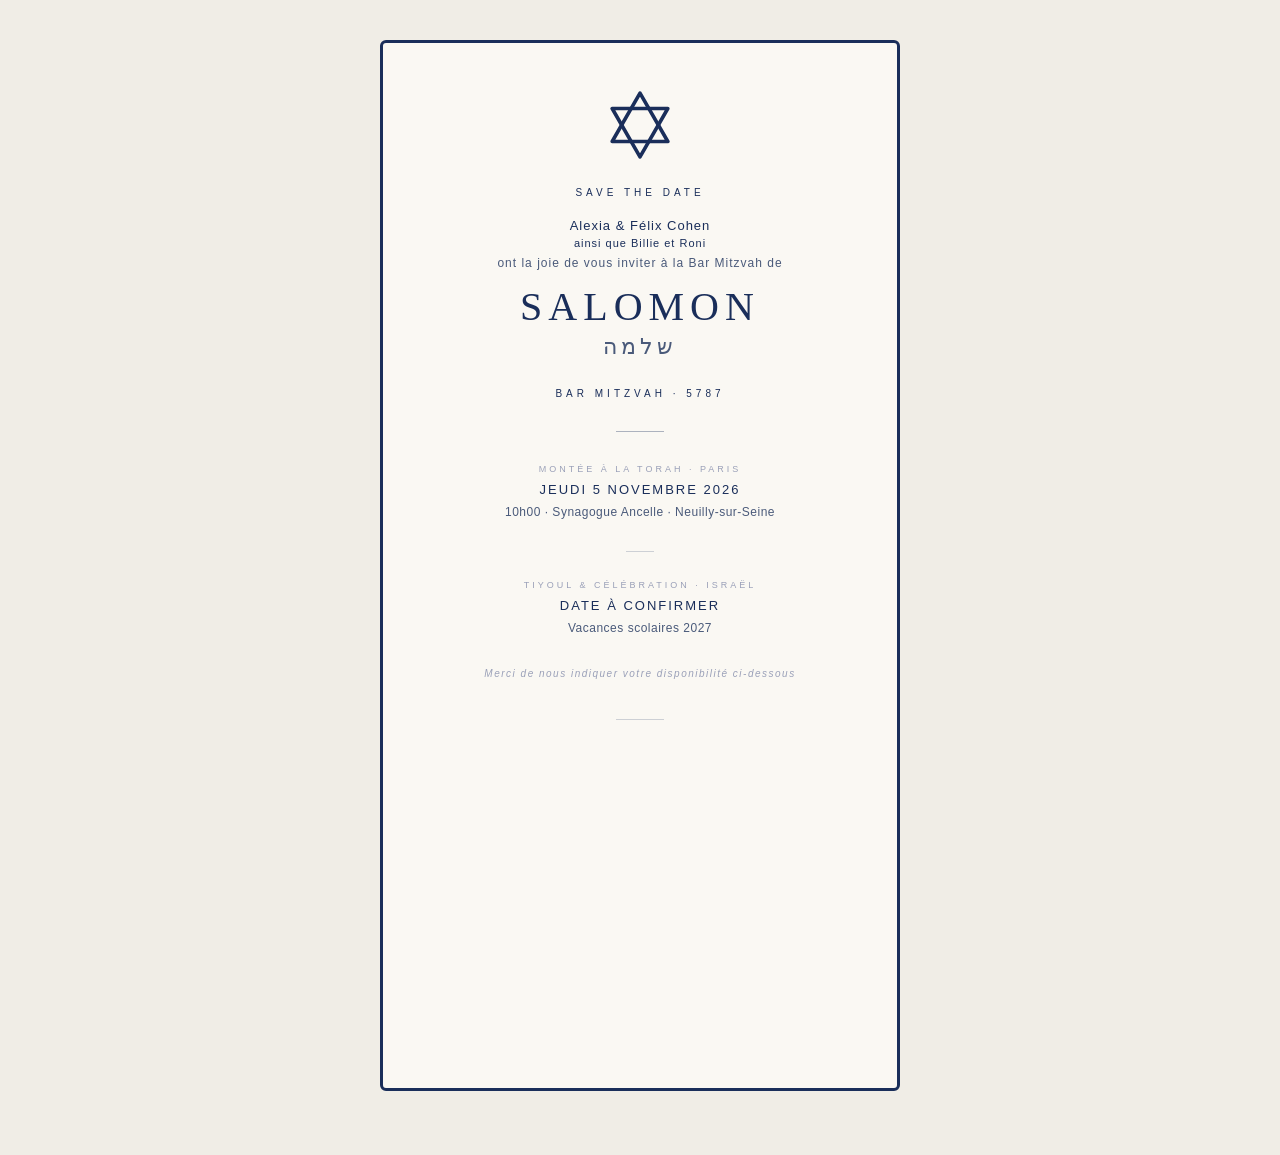
<file: salomon-cohen-barmitzvah (6).html>
<!DOCTYPE html>
<html lang="fr">
<head>
  <meta charset="UTF-8" />
  <meta name="viewport" content="width=device-width, initial-scale=1.0" />
  <title>Bar Mitzvah de Salomon Cohen</title>

  <!-- Aperçu WhatsApp / réseaux sociaux -->
  <meta property="og:title" content="Bar Mitzvah de Salomon Cohen" />
  <meta property="og:description" content="Alexia & Félix Cohen ont la joie de vous inviter à la Bar Mitzvah de leur fils Salomon" />
  <meta property="og:image" content="https://alexianam.github.io/salomon-barmitzvah/og-image.png" />
  <meta property="og:type" content="website" />
  <meta name="twitter:card" content="summary_large_image" />
  <meta name="twitter:title" content="Bar Mitzvah de Salomon Cohen" />
  <meta name="twitter:description" content="Alexia & Félix Cohen ont la joie de vous inviter à la Bar Mitzvah de leur fils Salomon" />
  <meta name="twitter:image" content="https://alexianam.github.io/salomon-barmitzvah/og-image.png" />
  <style>
    *, *::before, *::after { box-sizing: border-box; margin: 0; padding: 0; }

    body {
      background: #f0ede6;
      min-height: 100vh;
      display: flex;
      align-items: flex-start;
      justify-content: center;
      padding: 2.5rem 1rem 4rem;
      font-family: Georgia, 'Times New Roman', serif;
    }

    .card {
      background: #faf8f3;
      border: 3px solid #1a2e5a;
      border-radius: 6px;
      padding: 3rem 2.5rem 2.5rem;
      text-align: center;
      max-width: 520px;
      width: 100%;
    }

    .star-wrap { margin-bottom: 1.5rem; }

    .save-tag {
      font-family: 'Helvetica Neue', Arial, sans-serif;
      font-size: 10px;
      letter-spacing: 4px;
      text-transform: uppercase;
      color: #1a2e5a;
      margin-bottom: 1.25rem;
      display: block;
    }

    .family-main {
      font-family: 'Helvetica Neue', Arial, sans-serif;
      font-size: 13px;
      font-weight: 500;
      color: #1a2e5a;
      letter-spacing: 1px;
      margin-bottom: 0.25rem;
    }

    .family-kids {
      font-family: 'Helvetica Neue', Arial, sans-serif;
      font-size: 11px;
      color: #9aa0b8;
      margin-bottom: 0.75rem;
    }

    .invite-line {
      font-family: 'Helvetica Neue', Arial, sans-serif;
      font-size: 12px;
      letter-spacing: 1px;
      color: #4a5a7a;
      margin-bottom: 0.3rem;
      line-height: 1.7;
    }

    .name-fr {
      font-size: 40px;
      font-weight: normal;
      letter-spacing: 6px;
      text-transform: uppercase;
      color: #1a2e5a;
      margin: 0.6rem 0 0.25rem;
    }

    .name-he {
      font-size: 22px;
      letter-spacing: 4px;
      color: #4a5a7a;
      margin-bottom: 1.75rem;
      direction: rtl;
      font-family: 'Helvetica Neue', Arial, sans-serif;
    }

    .bar-mitzvah-line {
      font-family: 'Helvetica Neue', Arial, sans-serif;
      font-size: 10px;
      letter-spacing: 4px;
      text-transform: uppercase;
      color: #1a2e5a;
      margin-bottom: 2rem;
    }

    .rule { width: 48px; height: 1px; background: #1a2e5a; margin: 0 auto 2rem; opacity: 0.35; }
    .rule-sm { width: 28px; height: 1px; background: #1a2e5a; margin: 0 auto 1.75rem; opacity: 0.2; }

    .event { margin-bottom: 1.75rem; }

    .event-tag {
      font-family: 'Helvetica Neue', Arial, sans-serif;
      font-size: 9px;
      letter-spacing: 3px;
      text-transform: uppercase;
      color: #9aa0b8;
      margin-bottom: 0.5rem;
    }

    .event-date {
      font-family: 'Helvetica Neue', Arial, sans-serif;
      font-size: 13px;
      font-weight: 500;
      letter-spacing: 2px;
      text-transform: uppercase;
      color: #1a2e5a;
      margin-bottom: 0.3rem;
    }

    .event-detail {
      font-family: 'Helvetica Neue', Arial, sans-serif;
      font-size: 12px;
      color: #4a5a7a;
      line-height: 1.8;
      letter-spacing: 0.5px;
    }

    .rsvp-note {
      font-family: 'Helvetica Neue', Arial, sans-serif;
      font-size: 10px;
      color: #9aa0b8;
      letter-spacing: 1.5px;
      margin-top: 0.5rem;
      font-style: italic;
    }

    /* ── SONDAGE ── */
    .poll-section { margin-top: 2.5rem; }

    .poll-heading {
      font-family: 'Helvetica Neue', Arial, sans-serif;
      font-size: 10px;
      letter-spacing: 3px;
      text-transform: uppercase;
      color: #4a5a7a;
      margin-bottom: 1.25rem;
    }

    .date-options { display: flex; flex-direction: column; gap: 8px; margin-bottom: 1.25rem; }

    .date-btn {
      display: flex;
      align-items: center;
      gap: 12px;
      padding: 0.85rem 1.1rem;
      border: 0.5px solid #c8cfe0;
      border-radius: 4px;
      cursor: pointer;
      background: #faf8f3;
      text-align: left;
      transition: all 0.15s;
      font-family: 'Helvetica Neue', Arial, sans-serif;
    }

    .date-btn:hover { background: #eef0f7; border-color: #1a2e5a; }
    .date-btn.selected { border: 1.5px solid #1a2e5a; background: #eef0f7; }

    .date-info { flex: 1; }

    .date-main {
      font-size: 13px;
      font-weight: 500;
      color: #1a2e5a;
      letter-spacing: 0.5px;
    }

    .date-note {
      font-size: 11px;
      color: #9aa0b8;
      margin-top: 2px;
    }

    .check {
      width: 18px; height: 18px;
      border-radius: 50%;
      border: 1px solid #c8cfe0;
      display: flex; align-items: center; justify-content: center;
      flex-shrink: 0;
      font-size: 11px;
      color: transparent;
      transition: all 0.15s;
    }

    .date-btn.selected .check {
      background: #1a2e5a;
      border-color: #1a2e5a;
      color: #faf8f3;
    }

    .form-grid { display: grid; grid-template-columns: 1fr 1fr; gap: 8px; margin-bottom: 8px; }

    input, textarea {
      font-family: 'Helvetica Neue', Arial, sans-serif;
      font-size: 13px;
      color: #1a2e5a;
      background: #faf8f3;
      border: 0.5px solid #c8cfe0;
      border-radius: 4px;
      padding: 10px 12px;
      outline: none;
      transition: border-color 0.15s;
    }

    input:focus, textarea:focus { border-color: #1a2e5a; }

    .form-full { margin-bottom: 8px; }
    .form-full input, .form-full textarea { width: 100%; }
    .form-grid input { width: 100%; }
    textarea { resize: none; height: 64px; }

    .submit-btn {
      width: 100%;
      padding: 0.85rem;
      background: #1a2e5a;
      color: #faf8f3;
      border: none;
      border-radius: 4px;
      font-family: 'Helvetica Neue', Arial, sans-serif;
      font-size: 11px;
      font-weight: 500;
      letter-spacing: 2.5px;
      text-transform: uppercase;
      cursor: pointer;
      margin-top: 0.25rem;
      transition: background 0.15s;
    }

    .submit-btn:hover { background: #0f1e3e; }

    .success-msg {
      text-align: center;
      padding: 1.5rem 0;
      font-family: 'Helvetica Neue', Arial, sans-serif;
      font-size: 13px;
      color: #4a5a7a;
      line-height: 1.8;
      letter-spacing: 0.5px;
    }

    .success-icon {
      font-size: 28px;
      color: #1a2e5a;
      display: block;
      margin-bottom: 0.75rem;
    }

    /* Tally embed placeholder */
    .tally-placeholder {
      background: #f0ede6;
      border: 0.5px dashed #c8cfe0;
      border-radius: 4px;
      padding: 1.5rem;
      font-family: 'Helvetica Neue', Arial, sans-serif;
      font-size: 12px;
      color: #9aa0b8;
      text-align: center;
      margin-top: 1rem;
    }

    @media (max-width: 480px) {
      .card { padding: 2rem 1.25rem 2rem; }
      .name-fr { font-size: 32px; letter-spacing: 4px; }
      .form-grid { grid-template-columns: 1fr; }
    }
  </style>
</head>
<body>
  <div class="card">

    <!-- Étoile de David -->
    <div class="star-wrap">
      <svg width="64" height="68" viewBox="0 0 60 66" fill="none" xmlns="http://www.w3.org/2000/svg" aria-hidden="true">
        <polygon points="30,2 57,49 3,49" fill="none" stroke="#1a2e5a" stroke-width="3.5" stroke-linejoin="round"/>
        <polygon points="30,64 3,17 57,17" fill="none" stroke="#1a2e5a" stroke-width="3.5" stroke-linejoin="round"/>
      </svg>
    </div>

    <span class="save-tag">Save the Date</span>

    <p class="family-main">Alexia &amp; Félix Cohen</p>
    <p class="family-main" style="font-size:11px;">ainsi que Billie et Roni</p>
    <p class="invite-line">ont la joie de vous inviter à la Bar Mitzvah de</p>

    <h1 class="name-fr">Salomon</h1>
    <p class="name-he">שלמה</p>
    <p class="bar-mitzvah-line">Bar Mitzvah · 5787</p>

    <div class="rule"></div>

    <div class="event">
      <p class="event-tag">Montée à la Torah · Paris</p>
      <p class="event-date">Jeudi 5 novembre 2026</p>
      <p class="event-detail">10h00 · Synagogue Ancelle · Neuilly-sur-Seine</p>
    </div>

    <div class="rule-sm"></div>

    <div class="event">
      <p class="event-tag">Tiyoul &amp; Célébration · Israël</p>
      <p class="event-date">Date à confirmer</p>
      <p class="event-detail">Vacances scolaires 2027</p>
    </div>

    <p class="rsvp-note">Merci de nous indiquer votre disponibilité ci-dessous</p>

    <!-- SONDAGE TALLY -->
    <div class="poll-section">
      <div class="rule" style="margin-bottom:1.5rem; opacity:0.2;"></div>
      <iframe
        data-tally-src="https://tally.so/embed/Bz0NpR?alignLeft=1&hideTitle=1&transparentBackground=1&dynamicHeight=1"
        loading="lazy"
        width="100%"
        height="300"
        frameborder="0"
        marginheight="0"
        marginwidth="0"
        title="Intentions Bar Mitzvah Salomon"
        style="border:none; min-height:300px;"
      ></iframe>
    </div>
  </div>

  <script async src="https://tally.so/widgets/embed.js"></script>
</body>
</html>
</file>
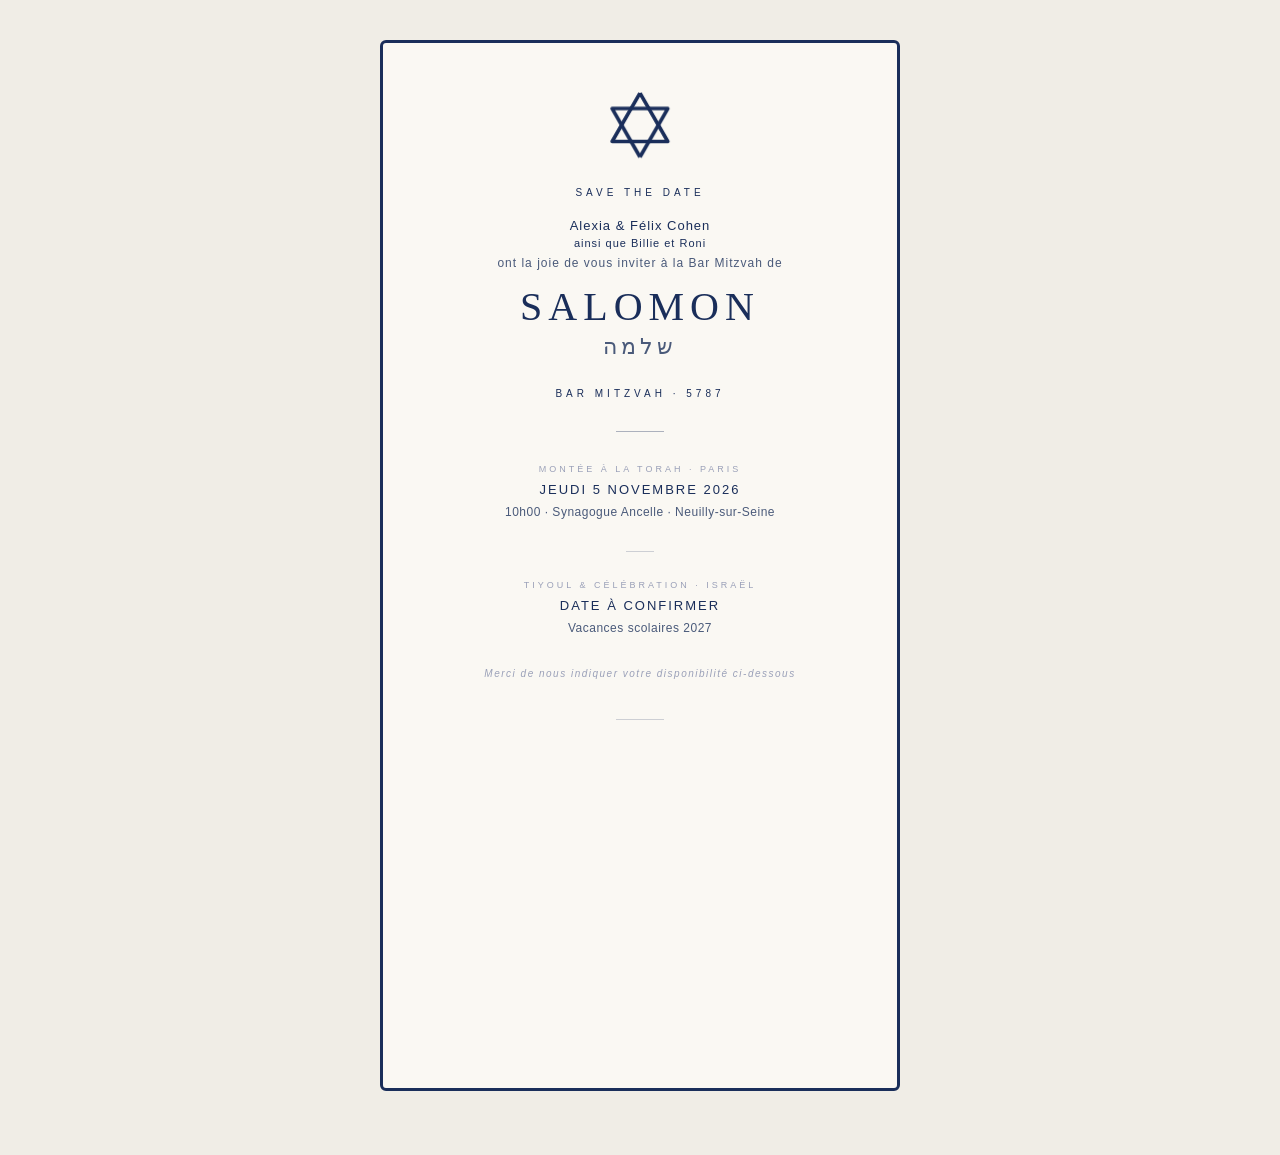
<file: salomon-cohen-barmitzvah (7).html>
<!DOCTYPE html>
<html lang="fr">
<head>
  <meta charset="UTF-8" />
  <meta name="viewport" content="width=device-width, initial-scale=1.0" />
  <title>Bar Mitzvah de Salomon Cohen</title>

  <!-- Aperçu WhatsApp / réseaux sociaux -->
  <meta property="og:title" content="Bar Mitzvah de Salomon Cohen" />
  <meta property="og:description" content="Alexia & Félix Cohen ont la joie de vous inviter à la Bar Mitzvah de leur fils Salomon" />
  <meta property="og:image" content="https://alexianam.github.io/salomon-barmitzvah/og-image.png" />
  <meta property="og:type" content="website" />
  <meta name="twitter:card" content="summary_large_image" />
  <meta name="twitter:title" content="Bar Mitzvah de Salomon Cohen" />
  <meta name="twitter:description" content="Alexia & Félix Cohen ont la joie de vous inviter à la Bar Mitzvah de leur fils Salomon" />
  <meta name="twitter:image" content="https://alexianam.github.io/salomon-barmitzvah/og-image.png" />
  <style>
    *, *::before, *::after { box-sizing: border-box; margin: 0; padding: 0; }

    /* ── ANIMATIONS ── */
    @keyframes fadeInUp {
      from { opacity: 0; transform: translateY(24px); }
      to   { opacity: 1; transform: translateY(0); }
    }
    @keyframes fadeIn {
      from { opacity: 0; }
      to   { opacity: 1; }
    }
    @keyframes drawStar {
      from { stroke-dashoffset: 1000; opacity: 0; }
      to   { stroke-dashoffset: 0;    opacity: 1; }
    }
    @keyframes shimmer {
      0%   { opacity: 1; }
      50%  { opacity: 0.6; }
      100% { opacity: 1; }
    }

    body {
      background: #f0ede6;
      min-height: 100vh;
      display: flex;
      align-items: flex-start;
      justify-content: center;
      padding: 2.5rem 1rem 4rem;
      font-family: Georgia, 'Times New Roman', serif;
      animation: fadeIn 0.8s ease both;
    }

    .card {
      background: #faf8f3;
      border: 3px solid #1a2e5a;
      border-radius: 6px;
      padding: 3rem 2.5rem 2.5rem;
      text-align: center;
      max-width: 520px;
      width: 100%;
      animation: fadeInUp 0.9s ease 0.2s both;
    }

    /* Étoile se dessine */
    .star-wrap svg polygon {
      stroke-dasharray: 1000;
      stroke-dashoffset: 1000;
      animation: drawStar 1.8s ease 0.5s both;
    }

    /* Éléments qui apparaissent en cascade */
    .save-tag       { animation: fadeInUp 0.7s ease 1.0s both; }
    .family-main    { animation: fadeInUp 0.7s ease 1.2s both; }
    .invite-line    { animation: fadeInUp 0.7s ease 1.4s both; }
    .name-fr        { animation: fadeInUp 0.7s ease 1.6s both; }
    .name-he        { animation: fadeInUp 0.7s ease 1.8s both; }
    .bar-mitzvah-line { animation: fadeInUp 0.7s ease 2.0s both; }
    .event          { animation: fadeInUp 0.7s ease 2.2s both; }
    .poll-section   { animation: fadeInUp 0.7s ease 2.6s both; }

    .star-wrap { margin-bottom: 1.5rem; }

    .save-tag {
      font-family: 'Helvetica Neue', Arial, sans-serif;
      font-size: 10px;
      letter-spacing: 4px;
      text-transform: uppercase;
      color: #1a2e5a;
      margin-bottom: 1.25rem;
      display: block;
    }

    .family-main {
      font-family: 'Helvetica Neue', Arial, sans-serif;
      font-size: 13px;
      font-weight: 500;
      color: #1a2e5a;
      letter-spacing: 1px;
      margin-bottom: 0.25rem;
    }

    .family-kids {
      font-family: 'Helvetica Neue', Arial, sans-serif;
      font-size: 11px;
      color: #9aa0b8;
      margin-bottom: 0.75rem;
    }

    .invite-line {
      font-family: 'Helvetica Neue', Arial, sans-serif;
      font-size: 12px;
      letter-spacing: 1px;
      color: #4a5a7a;
      margin-bottom: 0.3rem;
      line-height: 1.7;
    }

    .name-fr {
      font-size: 40px;
      font-weight: normal;
      letter-spacing: 6px;
      text-transform: uppercase;
      color: #1a2e5a;
      margin: 0.6rem 0 0.25rem;
    }

    .name-he {
      font-size: 22px;
      letter-spacing: 4px;
      color: #4a5a7a;
      margin-bottom: 1.75rem;
      direction: rtl;
      font-family: 'Helvetica Neue', Arial, sans-serif;
    }

    .bar-mitzvah-line {
      font-family: 'Helvetica Neue', Arial, sans-serif;
      font-size: 10px;
      letter-spacing: 4px;
      text-transform: uppercase;
      color: #1a2e5a;
      margin-bottom: 2rem;
    }

    .rule { width: 48px; height: 1px; background: #1a2e5a; margin: 0 auto 2rem; opacity: 0.35; }
    .rule-sm { width: 28px; height: 1px; background: #1a2e5a; margin: 0 auto 1.75rem; opacity: 0.2; }

    .event { margin-bottom: 1.75rem; }

    .event-tag {
      font-family: 'Helvetica Neue', Arial, sans-serif;
      font-size: 9px;
      letter-spacing: 3px;
      text-transform: uppercase;
      color: #9aa0b8;
      margin-bottom: 0.5rem;
    }

    .event-date {
      font-family: 'Helvetica Neue', Arial, sans-serif;
      font-size: 13px;
      font-weight: 500;
      letter-spacing: 2px;
      text-transform: uppercase;
      color: #1a2e5a;
      margin-bottom: 0.3rem;
    }

    .event-detail {
      font-family: 'Helvetica Neue', Arial, sans-serif;
      font-size: 12px;
      color: #4a5a7a;
      line-height: 1.8;
      letter-spacing: 0.5px;
    }

    .rsvp-note {
      font-family: 'Helvetica Neue', Arial, sans-serif;
      font-size: 10px;
      color: #9aa0b8;
      letter-spacing: 1.5px;
      margin-top: 0.5rem;
      font-style: italic;
    }

    /* ── SONDAGE ── */
    .poll-section { margin-top: 2.5rem; }

    .poll-heading {
      font-family: 'Helvetica Neue', Arial, sans-serif;
      font-size: 10px;
      letter-spacing: 3px;
      text-transform: uppercase;
      color: #4a5a7a;
      margin-bottom: 1.25rem;
    }

    .date-options { display: flex; flex-direction: column; gap: 8px; margin-bottom: 1.25rem; }

    .date-btn {
      display: flex;
      align-items: center;
      gap: 12px;
      padding: 0.85rem 1.1rem;
      border: 0.5px solid #c8cfe0;
      border-radius: 4px;
      cursor: pointer;
      background: #faf8f3;
      text-align: left;
      transition: all 0.15s;
      font-family: 'Helvetica Neue', Arial, sans-serif;
    }

    .date-btn:hover { background: #eef0f7; border-color: #1a2e5a; }
    .date-btn.selected { border: 1.5px solid #1a2e5a; background: #eef0f7; }

    .date-info { flex: 1; }

    .date-main {
      font-size: 13px;
      font-weight: 500;
      color: #1a2e5a;
      letter-spacing: 0.5px;
    }

    .date-note {
      font-size: 11px;
      color: #9aa0b8;
      margin-top: 2px;
    }

    .check {
      width: 18px; height: 18px;
      border-radius: 50%;
      border: 1px solid #c8cfe0;
      display: flex; align-items: center; justify-content: center;
      flex-shrink: 0;
      font-size: 11px;
      color: transparent;
      transition: all 0.15s;
    }

    .date-btn.selected .check {
      background: #1a2e5a;
      border-color: #1a2e5a;
      color: #faf8f3;
    }

    .form-grid { display: grid; grid-template-columns: 1fr 1fr; gap: 8px; margin-bottom: 8px; }

    input, textarea {
      font-family: 'Helvetica Neue', Arial, sans-serif;
      font-size: 13px;
      color: #1a2e5a;
      background: #faf8f3;
      border: 0.5px solid #c8cfe0;
      border-radius: 4px;
      padding: 10px 12px;
      outline: none;
      transition: border-color 0.15s;
    }

    input:focus, textarea:focus { border-color: #1a2e5a; }

    .form-full { margin-bottom: 8px; }
    .form-full input, .form-full textarea { width: 100%; }
    .form-grid input { width: 100%; }
    textarea { resize: none; height: 64px; }

    .submit-btn {
      width: 100%;
      padding: 0.85rem;
      background: #1a2e5a;
      color: #faf8f3;
      border: none;
      border-radius: 4px;
      font-family: 'Helvetica Neue', Arial, sans-serif;
      font-size: 11px;
      font-weight: 500;
      letter-spacing: 2.5px;
      text-transform: uppercase;
      cursor: pointer;
      margin-top: 0.25rem;
      transition: background 0.15s;
    }

    .submit-btn:hover { background: #0f1e3e; }

    .success-msg {
      text-align: center;
      padding: 1.5rem 0;
      font-family: 'Helvetica Neue', Arial, sans-serif;
      font-size: 13px;
      color: #4a5a7a;
      line-height: 1.8;
      letter-spacing: 0.5px;
    }

    .success-icon {
      font-size: 28px;
      color: #1a2e5a;
      display: block;
      margin-bottom: 0.75rem;
    }

    /* Tally embed placeholder */
    .tally-placeholder {
      background: #f0ede6;
      border: 0.5px dashed #c8cfe0;
      border-radius: 4px;
      padding: 1.5rem;
      font-family: 'Helvetica Neue', Arial, sans-serif;
      font-size: 12px;
      color: #9aa0b8;
      text-align: center;
      margin-top: 1rem;
    }

    @media (max-width: 480px) {
      .card { padding: 2rem 1.25rem 2rem; }
      .name-fr { font-size: 32px; letter-spacing: 4px; }
      .form-grid { grid-template-columns: 1fr; }
    }
  </style>
</head>
<body>
  <div class="card">

    <!-- Étoile de David -->
    <div class="star-wrap">
      <svg width="64" height="68" viewBox="0 0 60 66" fill="none" xmlns="http://www.w3.org/2000/svg" aria-hidden="true">
        <polygon points="30,2 57,49 3,49" fill="none" stroke="#1a2e5a" stroke-width="3.5" stroke-linejoin="round"/>
        <polygon points="30,64 3,17 57,17" fill="none" stroke="#1a2e5a" stroke-width="3.5" stroke-linejoin="round"/>
      </svg>
    </div>

    <span class="save-tag">Save the Date</span>

    <p class="family-main">Alexia &amp; Félix Cohen</p>
    <p class="family-main" style="font-size:11px;">ainsi que Billie et Roni</p>
    <p class="invite-line">ont la joie de vous inviter à la Bar Mitzvah de</p>

    <h1 class="name-fr">Salomon</h1>
    <p class="name-he">שלמה</p>
    <p class="bar-mitzvah-line">Bar Mitzvah · 5787</p>

    <div class="rule"></div>

    <div class="event">
      <p class="event-tag">Montée à la Torah · Paris</p>
      <p class="event-date">Jeudi 5 novembre 2026</p>
      <p class="event-detail">10h00 · Synagogue Ancelle · Neuilly-sur-Seine</p>
    </div>

    <div class="rule-sm"></div>

    <div class="event">
      <p class="event-tag">Tiyoul &amp; Célébration · Israël</p>
      <p class="event-date">Date à confirmer</p>
      <p class="event-detail">Vacances scolaires 2027</p>
    </div>

    <p class="rsvp-note">Merci de nous indiquer votre disponibilité ci-dessous</p>

    <!-- SONDAGE TALLY -->
    <div class="poll-section">
      <div class="rule" style="margin-bottom:1.5rem; opacity:0.2;"></div>
      <iframe
        data-tally-src="https://tally.so/embed/Bz0NpR?alignLeft=1&hideTitle=1&transparentBackground=1&dynamicHeight=1"
        loading="lazy"
        width="100%"
        height="300"
        frameborder="0"
        marginheight="0"
        marginwidth="0"
        title="Intentions Bar Mitzvah Salomon"
        style="border:none; min-height:300px;"
      ></iframe>
    </div>
  </div>

  <script async src="https://tally.so/widgets/embed.js"></script>
</body>
</html>
</file>
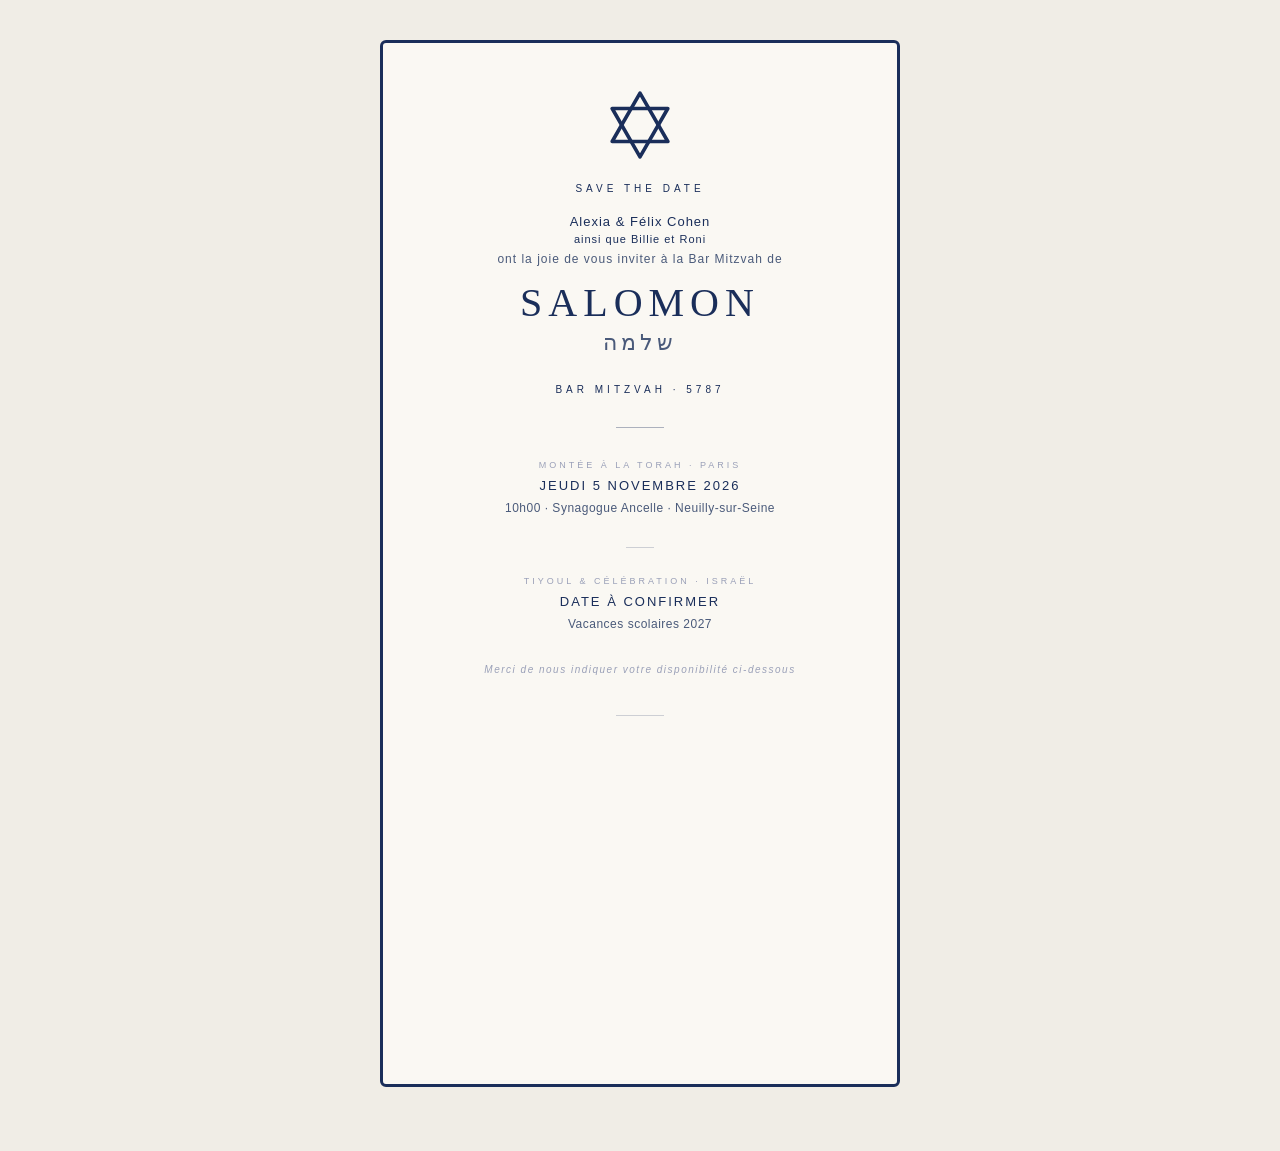
<file: salomon-cohen-barmitzvah (8).html>
<!DOCTYPE html>
<html lang="fr">
<head>
  <meta charset="UTF-8" />
  <meta name="viewport" content="width=device-width, initial-scale=1.0" />
  <title>Bar Mitzvah de Salomon Cohen</title>

  <!-- Aperçu WhatsApp / réseaux sociaux -->
  <meta property="og:title" content="Bar Mitzvah de Salomon Cohen" />
  <meta property="og:description" content="Alexia & Félix Cohen ont la joie de vous inviter à la Bar Mitzvah de leur fils Salomon" />
  <meta property="og:image" content="https://alexianam.github.io/salomon-barmitzvah/og-image.png" />
  <meta property="og:type" content="website" />
  <meta name="twitter:card" content="summary_large_image" />
  <meta name="twitter:title" content="Bar Mitzvah de Salomon Cohen" />
  <meta name="twitter:description" content="Alexia & Félix Cohen ont la joie de vous inviter à la Bar Mitzvah de leur fils Salomon" />
  <meta name="twitter:image" content="https://alexianam.github.io/salomon-barmitzvah/og-image.png" />
  <style>
    *, *::before, *::after { box-sizing: border-box; margin: 0; padding: 0; }

    /* ── ANIMATIONS ── */
    @keyframes fadeInUp {
      from { opacity: 0; transform: translateY(24px); }
      to   { opacity: 1; transform: translateY(0); }
    }
    @keyframes fadeIn {
      from { opacity: 0; }
      to   { opacity: 1; }
    }
    @keyframes drawStar {
      from { stroke-dashoffset: 1000; opacity: 0; }
      to   { stroke-dashoffset: 0;    opacity: 1; }
    }
    @keyframes shimmer {
      0%   { opacity: 1; }
      50%  { opacity: 0.6; }
      100% { opacity: 1; }
    }

    body {
      background: #f0ede6;
      min-height: 100vh;
      display: flex;
      align-items: flex-start;
      justify-content: center;
      padding: 2.5rem 1rem 4rem;
      font-family: Georgia, 'Times New Roman', serif;
      animation: fadeIn 0.8s ease both;
    }

    .card {
      background: #faf8f3;
      border: 3px solid #1a2e5a;
      border-radius: 6px;
      padding: 3rem 2.5rem 2.5rem;
      text-align: center;
      max-width: 520px;
      width: 100%;
      animation: fadeInUp 0.9s ease 0.2s both;
    }

    /* Étoile qui tourne et apparaît */
    @keyframes rotateStar {
      0%   { transform: rotate(0deg) scale(0.4); opacity: 0; }
      50%  { transform: rotate(380deg) scale(1.08); opacity: 1; }
      70%  { transform: rotate(348deg) scale(0.96); }
      85%  { transform: rotate(364deg) scale(1.02); }
      100% { transform: rotate(360deg) scale(1); opacity: 1; }
    }
    .star-wrap svg {
      animation: rotateStar 1.6s cubic-bezier(0.34, 1.56, 0.64, 1) 0.3s both;
      transform-origin: center;
      display: block;
      margin: 0 auto;
    }

    /* Éléments qui apparaissent en cascade */
    .save-tag       { animation: fadeInUp 0.7s ease 1.0s both; }
    .family-main    { animation: fadeInUp 0.7s ease 1.2s both; }
    .invite-line    { animation: fadeInUp 0.7s ease 1.4s both; }
    .name-fr        { animation: fadeInUp 0.7s ease 1.6s both; }
    .name-he        { animation: fadeInUp 0.7s ease 1.8s both; }
    .bar-mitzvah-line { animation: fadeInUp 0.7s ease 2.0s both; }
    .event          { animation: fadeInUp 0.7s ease 2.2s both; }
    .poll-section   { animation: fadeInUp 0.7s ease 2.6s both; }

    .star-wrap { margin-bottom: 1.5rem; }

    .save-tag {
      font-family: 'Helvetica Neue', Arial, sans-serif;
      font-size: 10px;
      letter-spacing: 4px;
      text-transform: uppercase;
      color: #1a2e5a;
      margin-bottom: 1.25rem;
      display: block;
    }

    .family-main {
      font-family: 'Helvetica Neue', Arial, sans-serif;
      font-size: 13px;
      font-weight: 500;
      color: #1a2e5a;
      letter-spacing: 1px;
      margin-bottom: 0.25rem;
    }

    .family-kids {
      font-family: 'Helvetica Neue', Arial, sans-serif;
      font-size: 11px;
      color: #9aa0b8;
      margin-bottom: 0.75rem;
    }

    .invite-line {
      font-family: 'Helvetica Neue', Arial, sans-serif;
      font-size: 12px;
      letter-spacing: 1px;
      color: #4a5a7a;
      margin-bottom: 0.3rem;
      line-height: 1.7;
    }

    .name-fr {
      font-size: 40px;
      font-weight: normal;
      letter-spacing: 6px;
      text-transform: uppercase;
      color: #1a2e5a;
      margin: 0.6rem 0 0.25rem;
    }

    .name-he {
      font-size: 22px;
      letter-spacing: 4px;
      color: #4a5a7a;
      margin-bottom: 1.75rem;
      direction: rtl;
      font-family: 'Helvetica Neue', Arial, sans-serif;
    }

    .bar-mitzvah-line {
      font-family: 'Helvetica Neue', Arial, sans-serif;
      font-size: 10px;
      letter-spacing: 4px;
      text-transform: uppercase;
      color: #1a2e5a;
      margin-bottom: 2rem;
    }

    .rule { width: 48px; height: 1px; background: #1a2e5a; margin: 0 auto 2rem; opacity: 0.35; }
    .rule-sm { width: 28px; height: 1px; background: #1a2e5a; margin: 0 auto 1.75rem; opacity: 0.2; }

    .event { margin-bottom: 1.75rem; }

    .event-tag {
      font-family: 'Helvetica Neue', Arial, sans-serif;
      font-size: 9px;
      letter-spacing: 3px;
      text-transform: uppercase;
      color: #9aa0b8;
      margin-bottom: 0.5rem;
    }

    .event-date {
      font-family: 'Helvetica Neue', Arial, sans-serif;
      font-size: 13px;
      font-weight: 500;
      letter-spacing: 2px;
      text-transform: uppercase;
      color: #1a2e5a;
      margin-bottom: 0.3rem;
    }

    .event-detail {
      font-family: 'Helvetica Neue', Arial, sans-serif;
      font-size: 12px;
      color: #4a5a7a;
      line-height: 1.8;
      letter-spacing: 0.5px;
    }

    .rsvp-note {
      font-family: 'Helvetica Neue', Arial, sans-serif;
      font-size: 10px;
      color: #9aa0b8;
      letter-spacing: 1.5px;
      margin-top: 0.5rem;
      font-style: italic;
    }

    /* ── SONDAGE ── */
    .poll-section { margin-top: 2.5rem; }

    .poll-heading {
      font-family: 'Helvetica Neue', Arial, sans-serif;
      font-size: 10px;
      letter-spacing: 3px;
      text-transform: uppercase;
      color: #4a5a7a;
      margin-bottom: 1.25rem;
    }

    .date-options { display: flex; flex-direction: column; gap: 8px; margin-bottom: 1.25rem; }

    .date-btn {
      display: flex;
      align-items: center;
      gap: 12px;
      padding: 0.85rem 1.1rem;
      border: 0.5px solid #c8cfe0;
      border-radius: 4px;
      cursor: pointer;
      background: #faf8f3;
      text-align: left;
      transition: all 0.15s;
      font-family: 'Helvetica Neue', Arial, sans-serif;
    }

    .date-btn:hover { background: #eef0f7; border-color: #1a2e5a; }
    .date-btn.selected { border: 1.5px solid #1a2e5a; background: #eef0f7; }

    .date-info { flex: 1; }

    .date-main {
      font-size: 13px;
      font-weight: 500;
      color: #1a2e5a;
      letter-spacing: 0.5px;
    }

    .date-note {
      font-size: 11px;
      color: #9aa0b8;
      margin-top: 2px;
    }

    .check {
      width: 18px; height: 18px;
      border-radius: 50%;
      border: 1px solid #c8cfe0;
      display: flex; align-items: center; justify-content: center;
      flex-shrink: 0;
      font-size: 11px;
      color: transparent;
      transition: all 0.15s;
    }

    .date-btn.selected .check {
      background: #1a2e5a;
      border-color: #1a2e5a;
      color: #faf8f3;
    }

    .form-grid { display: grid; grid-template-columns: 1fr 1fr; gap: 8px; margin-bottom: 8px; }

    input, textarea {
      font-family: 'Helvetica Neue', Arial, sans-serif;
      font-size: 13px;
      color: #1a2e5a;
      background: #faf8f3;
      border: 0.5px solid #c8cfe0;
      border-radius: 4px;
      padding: 10px 12px;
      outline: none;
      transition: border-color 0.15s;
    }

    input:focus, textarea:focus { border-color: #1a2e5a; }

    .form-full { margin-bottom: 8px; }
    .form-full input, .form-full textarea { width: 100%; }
    .form-grid input { width: 100%; }
    textarea { resize: none; height: 64px; }

    .submit-btn {
      width: 100%;
      padding: 0.85rem;
      background: #1a2e5a;
      color: #faf8f3;
      border: none;
      border-radius: 4px;
      font-family: 'Helvetica Neue', Arial, sans-serif;
      font-size: 11px;
      font-weight: 500;
      letter-spacing: 2.5px;
      text-transform: uppercase;
      cursor: pointer;
      margin-top: 0.25rem;
      transition: background 0.15s;
    }

    .submit-btn:hover { background: #0f1e3e; }

    .success-msg {
      text-align: center;
      padding: 1.5rem 0;
      font-family: 'Helvetica Neue', Arial, sans-serif;
      font-size: 13px;
      color: #4a5a7a;
      line-height: 1.8;
      letter-spacing: 0.5px;
    }

    .success-icon {
      font-size: 28px;
      color: #1a2e5a;
      display: block;
      margin-bottom: 0.75rem;
    }

    /* Tally embed placeholder */
    .tally-placeholder {
      background: #f0ede6;
      border: 0.5px dashed #c8cfe0;
      border-radius: 4px;
      padding: 1.5rem;
      font-family: 'Helvetica Neue', Arial, sans-serif;
      font-size: 12px;
      color: #9aa0b8;
      text-align: center;
      margin-top: 1rem;
    }

    @media (max-width: 480px) {
      .card { padding: 2rem 1.25rem 2rem; }
      .name-fr { font-size: 32px; letter-spacing: 4px; }
      .form-grid { grid-template-columns: 1fr; }
    }
  </style>
</head>
<body>
  <div class="card">

    <!-- Étoile de David -->
    <div class="star-wrap">
      <svg width="64" height="68" viewBox="0 0 60 66" fill="none" xmlns="http://www.w3.org/2000/svg" aria-hidden="true">
        <polygon points="30,2 57,49 3,49" fill="none" stroke="#1a2e5a" stroke-width="3.5" stroke-linejoin="round"/>
        <polygon points="30,64 3,17 57,17" fill="none" stroke="#1a2e5a" stroke-width="3.5" stroke-linejoin="round"/>
      </svg>
    </div>

    <span class="save-tag">Save the Date</span>

    <p class="family-main">Alexia &amp; Félix Cohen</p>
    <p class="family-main" style="font-size:11px;">ainsi que Billie et Roni</p>
    <p class="invite-line">ont la joie de vous inviter à la Bar Mitzvah de</p>

    <h1 class="name-fr">Salomon</h1>
    <p class="name-he">שלמה</p>
    <p class="bar-mitzvah-line">Bar Mitzvah · 5787</p>

    <div class="rule"></div>

    <div class="event">
      <p class="event-tag">Montée à la Torah · Paris</p>
      <p class="event-date">Jeudi 5 novembre 2026</p>
      <p class="event-detail">10h00 · Synagogue Ancelle · Neuilly-sur-Seine</p>
    </div>

    <div class="rule-sm"></div>

    <div class="event">
      <p class="event-tag">Tiyoul &amp; Célébration · Israël</p>
      <p class="event-date">Date à confirmer</p>
      <p class="event-detail">Vacances scolaires 2027</p>
    </div>

    <p class="rsvp-note">Merci de nous indiquer votre disponibilité ci-dessous</p>

    <!-- SONDAGE TALLY -->
    <div class="poll-section">
      <div class="rule" style="margin-bottom:1.5rem; opacity:0.2;"></div>
      <iframe
        data-tally-src="https://tally.so/embed/Bz0NpR?alignLeft=1&hideTitle=1&transparentBackground=1&dynamicHeight=1"
        loading="lazy"
        width="100%"
        height="300"
        frameborder="0"
        marginheight="0"
        marginwidth="0"
        title="Intentions Bar Mitzvah Salomon"
        style="border:none; min-height:300px;"
      ></iframe>
    </div>
  </div>

  <script async src="https://tally.so/widgets/embed.js"></script>
</body>
</html>
</file>
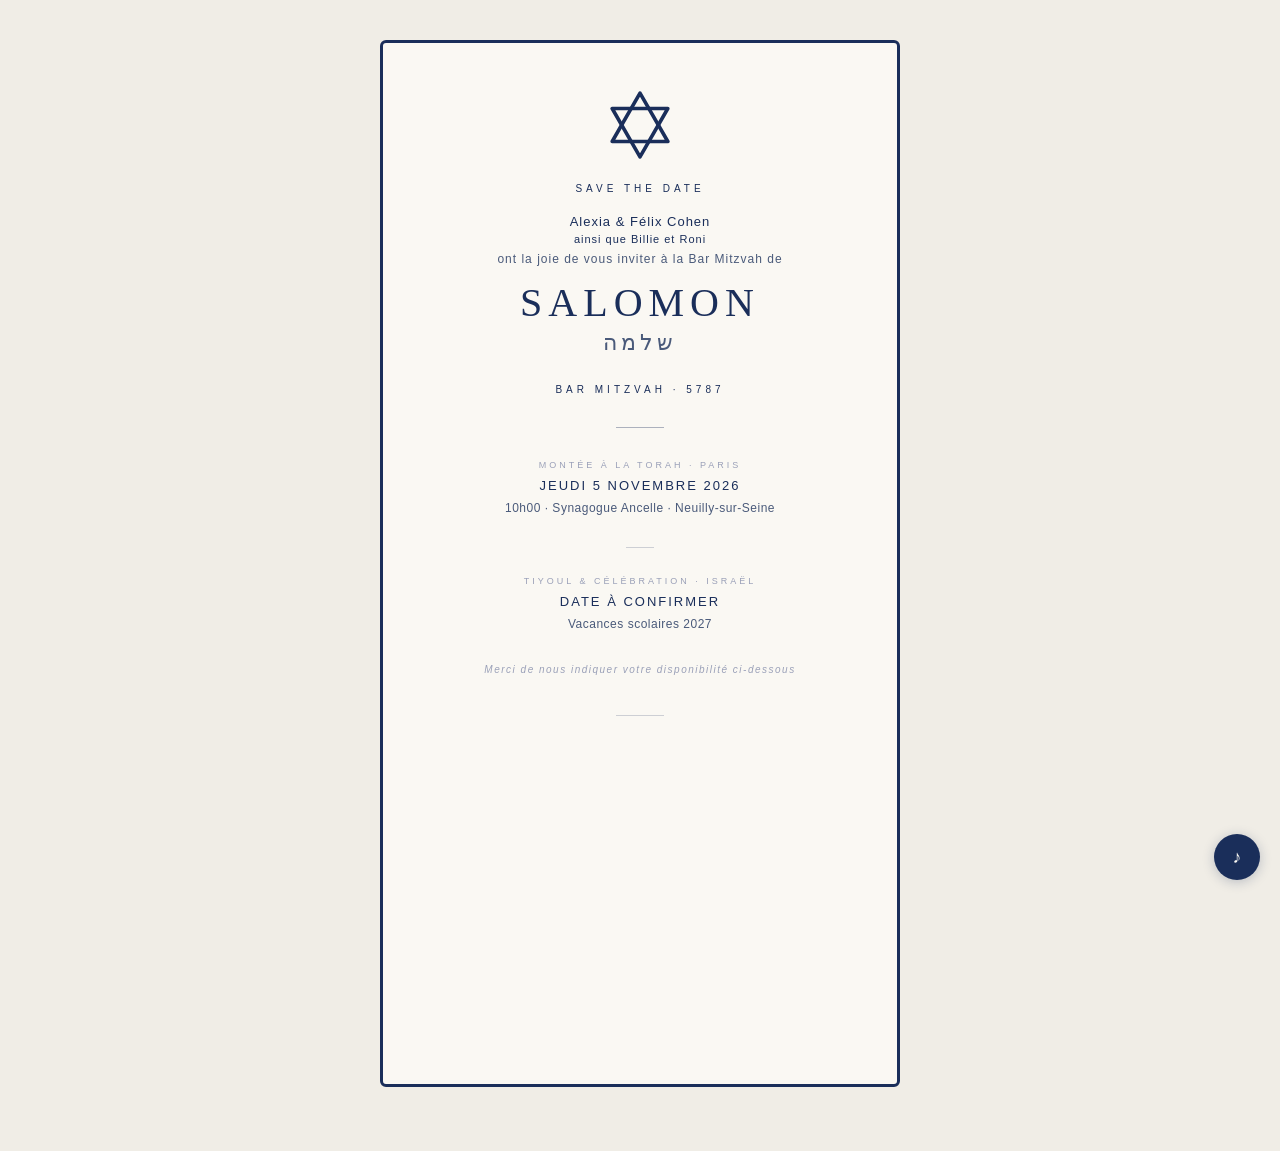
<file: salomon-cohen-barmitzvah (9).html>
<!DOCTYPE html>
<html lang="fr">
<head>
  <meta charset="UTF-8" />
  <meta name="viewport" content="width=device-width, initial-scale=1.0" />
  <title>Bar Mitzvah de Salomon Cohen</title>

  <!-- Aperçu WhatsApp / réseaux sociaux -->
  <meta property="og:title" content="Bar Mitzvah de Salomon Cohen" />
  <meta property="og:description" content="Alexia & Félix Cohen ont la joie de vous inviter à la Bar Mitzvah de leur fils Salomon" />
  <meta property="og:image" content="https://alexianam.github.io/salomon-barmitzvah/og-image.png" />
  <meta property="og:type" content="website" />
  <meta name="twitter:card" content="summary_large_image" />
  <meta name="twitter:title" content="Bar Mitzvah de Salomon Cohen" />
  <meta name="twitter:description" content="Alexia & Félix Cohen ont la joie de vous inviter à la Bar Mitzvah de leur fils Salomon" />
  <meta name="twitter:image" content="https://alexianam.github.io/salomon-barmitzvah/og-image.png" />
  <style>
    *, *::before, *::after { box-sizing: border-box; margin: 0; padding: 0; }

    /* ── ANIMATIONS ── */
    @keyframes fadeInUp {
      from { opacity: 0; transform: translateY(24px); }
      to   { opacity: 1; transform: translateY(0); }
    }
    @keyframes fadeIn {
      from { opacity: 0; }
      to   { opacity: 1; }
    }
    @keyframes drawStar {
      from { stroke-dashoffset: 1000; opacity: 0; }
      to   { stroke-dashoffset: 0;    opacity: 1; }
    }
    @keyframes shimmer {
      0%   { opacity: 1; }
      50%  { opacity: 0.6; }
      100% { opacity: 1; }
    }

    body {
      background: #f0ede6;
      min-height: 100vh;
      display: flex;
      align-items: flex-start;
      justify-content: center;
      padding: 2.5rem 1rem 4rem;
      font-family: Georgia, 'Times New Roman', serif;
      animation: fadeIn 0.8s ease both;
    }

    .card {
      background: #faf8f3;
      border: 3px solid #1a2e5a;
      border-radius: 6px;
      padding: 3rem 2.5rem 2.5rem;
      text-align: center;
      max-width: 520px;
      width: 100%;
      animation: fadeInUp 0.9s ease 0.2s both;
    }

    /* Étoile qui tourne et apparaît */
    @keyframes rotateStar {
      0%   { transform: rotate(0deg) scale(0.4); opacity: 0; }
      50%  { transform: rotate(380deg) scale(1.08); opacity: 1; }
      70%  { transform: rotate(348deg) scale(0.96); }
      85%  { transform: rotate(364deg) scale(1.02); }
      100% { transform: rotate(360deg) scale(1); opacity: 1; }
    }
    .star-wrap svg {
      animation: rotateStar 1.6s cubic-bezier(0.34, 1.56, 0.64, 1) 0.3s both;
      transform-origin: center;
      display: block;
      margin: 0 auto;
    }

    /* Éléments qui apparaissent en cascade */
    .save-tag       { animation: fadeInUp 0.7s ease 1.0s both; }
    .family-main    { animation: fadeInUp 0.7s ease 1.2s both; }
    .invite-line    { animation: fadeInUp 0.7s ease 1.4s both; }
    .name-fr        { animation: fadeInUp 0.7s ease 1.6s both; }
    .name-he        { animation: fadeInUp 0.7s ease 1.8s both; }
    .bar-mitzvah-line { animation: fadeInUp 0.7s ease 2.0s both; }
    .event          { animation: fadeInUp 0.7s ease 2.2s both; }
    .poll-section   { animation: fadeInUp 0.7s ease 2.6s both; }

    .star-wrap { margin-bottom: 1.5rem; }

    .save-tag {
      font-family: 'Helvetica Neue', Arial, sans-serif;
      font-size: 10px;
      letter-spacing: 4px;
      text-transform: uppercase;
      color: #1a2e5a;
      margin-bottom: 1.25rem;
      display: block;
    }

    .family-main {
      font-family: 'Helvetica Neue', Arial, sans-serif;
      font-size: 13px;
      font-weight: 500;
      color: #1a2e5a;
      letter-spacing: 1px;
      margin-bottom: 0.25rem;
    }

    .family-kids {
      font-family: 'Helvetica Neue', Arial, sans-serif;
      font-size: 11px;
      color: #9aa0b8;
      margin-bottom: 0.75rem;
    }

    .invite-line {
      font-family: 'Helvetica Neue', Arial, sans-serif;
      font-size: 12px;
      letter-spacing: 1px;
      color: #4a5a7a;
      margin-bottom: 0.3rem;
      line-height: 1.7;
    }

    .name-fr {
      font-size: 40px;
      font-weight: normal;
      letter-spacing: 6px;
      text-transform: uppercase;
      color: #1a2e5a;
      margin: 0.6rem 0 0.25rem;
    }

    .name-he {
      font-size: 22px;
      letter-spacing: 4px;
      color: #4a5a7a;
      margin-bottom: 1.75rem;
      direction: rtl;
      font-family: 'Helvetica Neue', Arial, sans-serif;
    }

    .bar-mitzvah-line {
      font-family: 'Helvetica Neue', Arial, sans-serif;
      font-size: 10px;
      letter-spacing: 4px;
      text-transform: uppercase;
      color: #1a2e5a;
      margin-bottom: 2rem;
    }

    .rule { width: 48px; height: 1px; background: #1a2e5a; margin: 0 auto 2rem; opacity: 0.35; }
    .rule-sm { width: 28px; height: 1px; background: #1a2e5a; margin: 0 auto 1.75rem; opacity: 0.2; }

    .event { margin-bottom: 1.75rem; }

    .event-tag {
      font-family: 'Helvetica Neue', Arial, sans-serif;
      font-size: 9px;
      letter-spacing: 3px;
      text-transform: uppercase;
      color: #9aa0b8;
      margin-bottom: 0.5rem;
    }

    .event-date {
      font-family: 'Helvetica Neue', Arial, sans-serif;
      font-size: 13px;
      font-weight: 500;
      letter-spacing: 2px;
      text-transform: uppercase;
      color: #1a2e5a;
      margin-bottom: 0.3rem;
    }

    .event-detail {
      font-family: 'Helvetica Neue', Arial, sans-serif;
      font-size: 12px;
      color: #4a5a7a;
      line-height: 1.8;
      letter-spacing: 0.5px;
    }

    .rsvp-note {
      font-family: 'Helvetica Neue', Arial, sans-serif;
      font-size: 10px;
      color: #9aa0b8;
      letter-spacing: 1.5px;
      margin-top: 0.5rem;
      font-style: italic;
    }

    /* ── SONDAGE ── */
    .poll-section { margin-top: 2.5rem; }

    .poll-heading {
      font-family: 'Helvetica Neue', Arial, sans-serif;
      font-size: 10px;
      letter-spacing: 3px;
      text-transform: uppercase;
      color: #4a5a7a;
      margin-bottom: 1.25rem;
    }

    .date-options { display: flex; flex-direction: column; gap: 8px; margin-bottom: 1.25rem; }

    .date-btn {
      display: flex;
      align-items: center;
      gap: 12px;
      padding: 0.85rem 1.1rem;
      border: 0.5px solid #c8cfe0;
      border-radius: 4px;
      cursor: pointer;
      background: #faf8f3;
      text-align: left;
      transition: all 0.15s;
      font-family: 'Helvetica Neue', Arial, sans-serif;
    }

    .date-btn:hover { background: #eef0f7; border-color: #1a2e5a; }
    .date-btn.selected { border: 1.5px solid #1a2e5a; background: #eef0f7; }

    .date-info { flex: 1; }

    .date-main {
      font-size: 13px;
      font-weight: 500;
      color: #1a2e5a;
      letter-spacing: 0.5px;
    }

    .date-note {
      font-size: 11px;
      color: #9aa0b8;
      margin-top: 2px;
    }

    .check {
      width: 18px; height: 18px;
      border-radius: 50%;
      border: 1px solid #c8cfe0;
      display: flex; align-items: center; justify-content: center;
      flex-shrink: 0;
      font-size: 11px;
      color: transparent;
      transition: all 0.15s;
    }

    .date-btn.selected .check {
      background: #1a2e5a;
      border-color: #1a2e5a;
      color: #faf8f3;
    }

    .form-grid { display: grid; grid-template-columns: 1fr 1fr; gap: 8px; margin-bottom: 8px; }

    input, textarea {
      font-family: 'Helvetica Neue', Arial, sans-serif;
      font-size: 13px;
      color: #1a2e5a;
      background: #faf8f3;
      border: 0.5px solid #c8cfe0;
      border-radius: 4px;
      padding: 10px 12px;
      outline: none;
      transition: border-color 0.15s;
    }

    input:focus, textarea:focus { border-color: #1a2e5a; }

    .form-full { margin-bottom: 8px; }
    .form-full input, .form-full textarea { width: 100%; }
    .form-grid input { width: 100%; }
    textarea { resize: none; height: 64px; }

    .submit-btn {
      width: 100%;
      padding: 0.85rem;
      background: #1a2e5a;
      color: #faf8f3;
      border: none;
      border-radius: 4px;
      font-family: 'Helvetica Neue', Arial, sans-serif;
      font-size: 11px;
      font-weight: 500;
      letter-spacing: 2.5px;
      text-transform: uppercase;
      cursor: pointer;
      margin-top: 0.25rem;
      transition: background 0.15s;
    }

    .submit-btn:hover { background: #0f1e3e; }

    .success-msg {
      text-align: center;
      padding: 1.5rem 0;
      font-family: 'Helvetica Neue', Arial, sans-serif;
      font-size: 13px;
      color: #4a5a7a;
      line-height: 1.8;
      letter-spacing: 0.5px;
    }

    .success-icon {
      font-size: 28px;
      color: #1a2e5a;
      display: block;
      margin-bottom: 0.75rem;
    }

    /* Tally embed placeholder */
    .tally-placeholder {
      background: #f0ede6;
      border: 0.5px dashed #c8cfe0;
      border-radius: 4px;
      padding: 1.5rem;
      font-family: 'Helvetica Neue', Arial, sans-serif;
      font-size: 12px;
      color: #9aa0b8;
      text-align: center;
      margin-top: 1rem;
    }

    @media (max-width: 480px) {
      .card { padding: 2rem 1.25rem 2rem; }
      .name-fr { font-size: 32px; letter-spacing: 4px; }
      .form-grid { grid-template-columns: 1fr; }
    }
  </style>
</head>
<body>
  <div class="card">

    <!-- Étoile de David -->
    <div class="star-wrap">
      <svg width="64" height="68" viewBox="0 0 60 66" fill="none" xmlns="http://www.w3.org/2000/svg" aria-hidden="true">
        <polygon points="30,2 57,49 3,49" fill="none" stroke="#1a2e5a" stroke-width="3.5" stroke-linejoin="round"/>
        <polygon points="30,64 3,17 57,17" fill="none" stroke="#1a2e5a" stroke-width="3.5" stroke-linejoin="round"/>
      </svg>
    </div>

    <span class="save-tag">Save the Date</span>

    <p class="family-main">Alexia &amp; Félix Cohen</p>
    <p class="family-main" style="font-size:11px;">ainsi que Billie et Roni</p>
    <p class="invite-line">ont la joie de vous inviter à la Bar Mitzvah de</p>

    <h1 class="name-fr">Salomon</h1>
    <p class="name-he">שלמה</p>
    <p class="bar-mitzvah-line">Bar Mitzvah · 5787</p>

    <div class="rule"></div>

    <div class="event">
      <p class="event-tag">Montée à la Torah · Paris</p>
      <p class="event-date">Jeudi 5 novembre 2026</p>
      <p class="event-detail">10h00 · Synagogue Ancelle · Neuilly-sur-Seine</p>
    </div>

    <div class="rule-sm"></div>

    <div class="event">
      <p class="event-tag">Tiyoul &amp; Célébration · Israël</p>
      <p class="event-date">Date à confirmer</p>
      <p class="event-detail">Vacances scolaires 2027</p>
    </div>

    <p class="rsvp-note">Merci de nous indiquer votre disponibilité ci-dessous</p>

    <!-- SONDAGE TALLY -->
    <div class="poll-section">
      <div class="rule" style="margin-bottom:1.5rem; opacity:0.2;"></div>
      <iframe
        data-tally-src="https://tally.so/embed/Bz0NpR?alignLeft=1&hideTitle=1&transparentBackground=1&dynamicHeight=1"
        loading="lazy"
        width="100%"
        height="300"
        frameborder="0"
        marginheight="0"
        marginwidth="0"
        title="Intentions Bar Mitzvah Salomon"
        style="border:none; min-height:300px;"
      ></iframe>
    </div>
  </div>

  <script async src="https://tally.so/widgets/embed.js"></script>

  <!-- Lecteur YouTube caché pour la musique -->
  <div id="yt-player" style="position:fixed; bottom:20px; right:20px; z-index:999;">
    <button id="music-btn" onclick="toggleMusic()" style="
      background: #1a2e5a;
      color: #faf8f3;
      border: none;
      border-radius: 50%;
      width: 46px;
      height: 46px;
      font-size: 18px;
      cursor: pointer;
      box-shadow: 0 2px 12px rgba(26,46,90,0.25);
      display: flex;
      align-items: center;
      justify-content: center;
      transition: opacity 0.2s;
    " title="Musique">♪</button>
  </div>

  <iframe id="yt-iframe"
    src="https://www.youtube.com/embed/PZxRqYk-jJE?autoplay=1&loop=1&playlist=PZxRqYk-jJE&controls=0&mute=0"
    style="display:none; position:fixed; width:1px; height:1px; bottom:0; right:0;"
    allow="autoplay"
    frameborder="0">
  </iframe>

  <script>
    let playing = true;
    const btn = document.getElementById('music-btn');
    const iframe = document.getElementById('yt-iframe');

    // Démarre après interaction utilisateur (obligatoire sur mobile)
    document.addEventListener('click', function startMusic() {
      iframe.style.display = 'block';
      document.removeEventListener('click', startMusic);
    }, { once: true });

    function toggleMusic() {
      if (playing) {
        iframe.src = '';
        btn.textContent = '♩';
        btn.style.opacity = '0.5';
        playing = false;
      } else {
        iframe.src = 'https://www.youtube.com/embed/PZxRqYk-jJE?autoplay=1&loop=1&playlist=PZxRqYk-jJE&controls=0';
        btn.textContent = '♪';
        btn.style.opacity = '1';
        playing = true;
      }
    }
  </script>
</body>
</html>
</file>
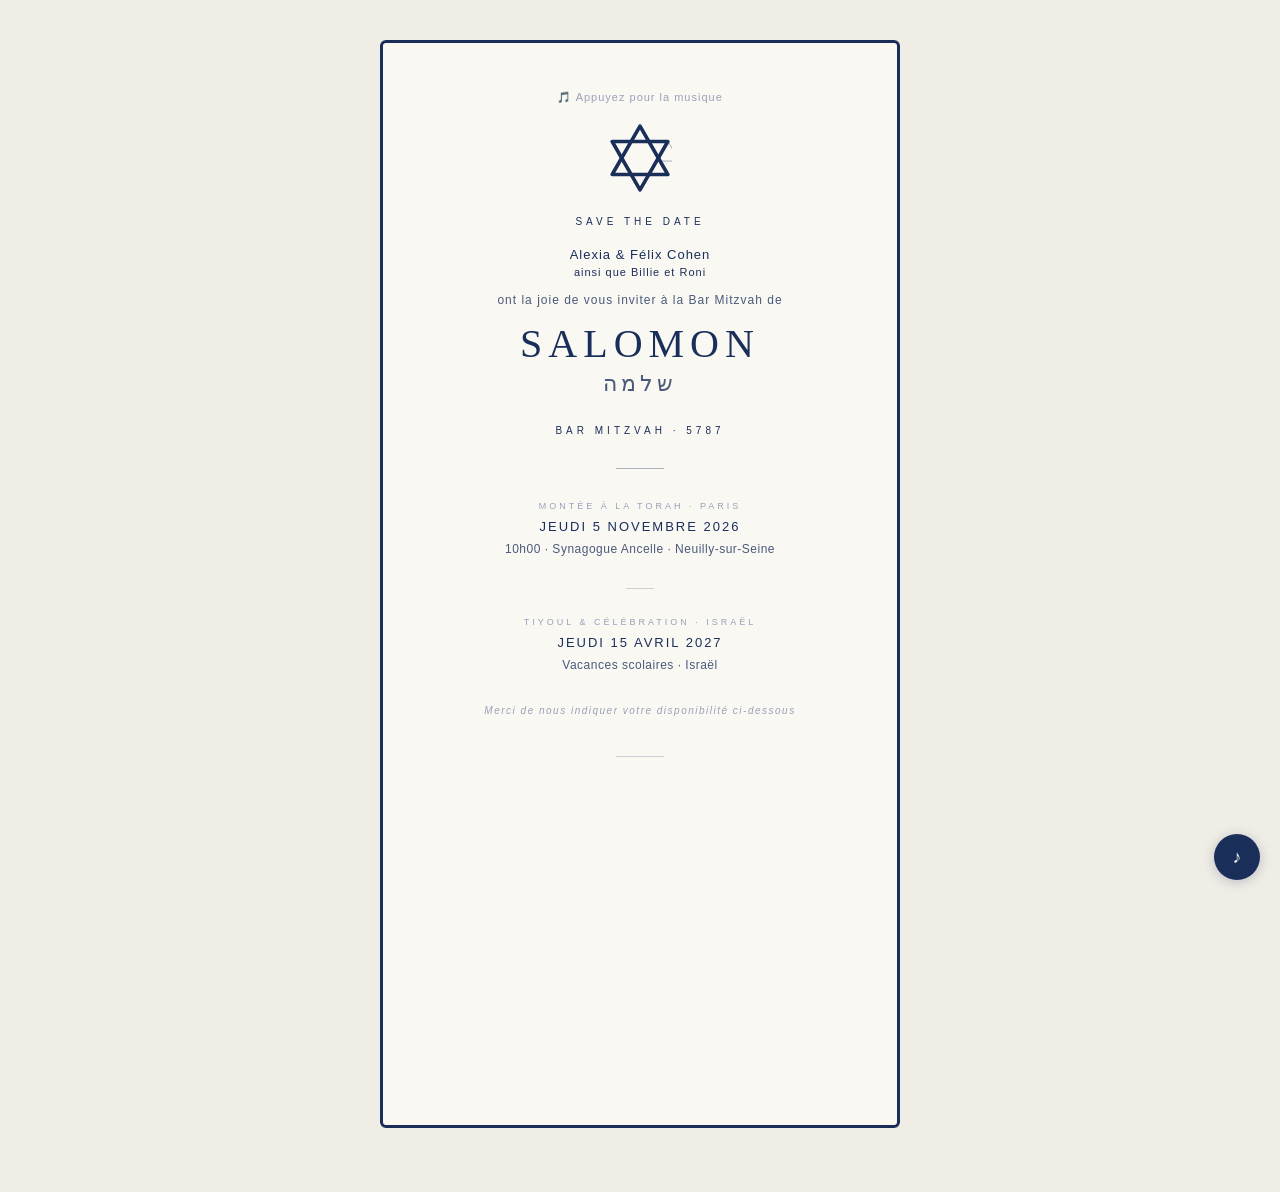
<file: salomon-cohen-barmitzvah.html>
<!DOCTYPE html>
<html lang="fr">
<head>
  <meta charset="UTF-8" />
  <meta name="viewport" content="width=device-width, initial-scale=1.0" />
  <title>Bar Mitzvah de Salomon Cohen</title>

  <!-- Aperçu WhatsApp / réseaux sociaux -->
  <meta property="og:title" content="Bar Mitzvah de Salomon Cohen" />
  <meta property="og:description" content="Alexia & Félix Cohen ont la joie de vous inviter à la Bar Mitzvah de leur fils Salomon" />
  <meta property="og:image" content="https://alexianam.github.io/salomon-barmitzvah/og-image.png" />
  <meta property="og:type" content="website" />
  <meta name="twitter:card" content="summary_large_image" />
  <meta name="twitter:title" content="Bar Mitzvah de Salomon Cohen" />
  <meta name="twitter:description" content="Alexia & Félix Cohen ont la joie de vous inviter à la Bar Mitzvah de leur fils Salomon" />
  <meta name="twitter:image" content="https://alexianam.github.io/salomon-barmitzvah/og-image.png" />

  <style>
    *, *::before, *::after { box-sizing: border-box; margin: 0; padding: 0; }

    /* ── ANIMATIONS ── */
    @keyframes fadeInUp {
      from { opacity: 0; transform: translateY(24px); }
      to   { opacity: 1; transform: translateY(0); }
    }
    @keyframes fadeIn {
      from { opacity: 0; }
      to   { opacity: 1; }
    }
    @keyframes rotateStar {
      0%   { transform: rotate(0deg) scale(0.4); opacity: 0; }
      50%  { transform: rotate(380deg) scale(1.08); opacity: 1; }
      70%  { transform: rotate(348deg) scale(0.96); }
      85%  { transform: rotate(364deg) scale(1.02); }
      100% { transform: rotate(360deg) scale(1); opacity: 1; }
    }

    body {
      background: #f0ede6;
      min-height: 100vh;
      display: flex;
      align-items: flex-start;
      justify-content: center;
      padding: 2.5rem 1rem 4rem;
      font-family: Georgia, 'Times New Roman', serif;
      animation: fadeIn 0.8s ease both;
    }

    .card {
      background: #faf8f3;
      border: 3px solid #1a2e5a;
      border-radius: 6px;
      padding: 3rem 2.5rem 2.5rem;
      text-align: center;
      max-width: 520px;
      width: 100%;
      animation: fadeInUp 0.9s ease 0.2s both;
    }

    .star-wrap svg {
      animation: rotateStar 1.6s cubic-bezier(0.34, 1.56, 0.64, 1) 0.3s both;
      transform-origin: center;
      display: block;
      margin: 0 auto;
    }

    .star-wrap        { margin-bottom: 1.5rem; }
    .save-tag         { animation: fadeInUp 0.7s ease 1.0s both; font-family: 'Helvetica Neue', Arial, sans-serif; font-size: 10px; letter-spacing: 4px; text-transform: uppercase; color: #1a2e5a; margin-bottom: 1.25rem; display: block; }
    .family-main      { animation: fadeInUp 0.7s ease 1.2s both; font-family: 'Helvetica Neue', Arial, sans-serif; font-size: 13px; font-weight: 500; color: #1a2e5a; letter-spacing: 1px; margin-bottom: 0.25rem; }
    .family-kids      { animation: fadeInUp 0.7s ease 1.3s both; font-family: 'Helvetica Neue', Arial, sans-serif; font-size: 11px; font-weight: 500; color: #1a2e5a; letter-spacing: 1px; margin-bottom: 0.75rem; }
    .invite-line      { animation: fadeInUp 0.7s ease 1.4s both; font-family: 'Helvetica Neue', Arial, sans-serif; font-size: 12px; letter-spacing: 1px; color: #4a5a7a; margin-bottom: 0.3rem; line-height: 1.7; }
    .name-fr          { animation: fadeInUp 0.7s ease 1.6s both; font-size: 40px; font-weight: normal; letter-spacing: 6px; text-transform: uppercase; color: #1a2e5a; margin: 0.6rem 0 0.25rem; }
    .name-he          { animation: fadeInUp 0.7s ease 1.8s both; font-family: 'Helvetica Neue', Arial, sans-serif; font-size: 22px; letter-spacing: 4px; color: #4a5a7a; margin-bottom: 1.75rem; direction: rtl; }
    .bar-mitzvah-line { animation: fadeInUp 0.7s ease 2.0s both; font-family: 'Helvetica Neue', Arial, sans-serif; font-size: 10px; letter-spacing: 4px; text-transform: uppercase; color: #1a2e5a; margin-bottom: 2rem; }
    .event            { animation: fadeInUp 0.7s ease 2.2s both; margin-bottom: 1.75rem; }
    .poll-section     { animation: fadeInUp 0.7s ease 2.6s both; margin-top: 2.5rem; }

    .rule    { width: 48px; height: 1px; background: #1a2e5a; margin: 0 auto 2rem; opacity: 0.35; }
    .rule-sm { width: 28px; height: 1px; background: #1a2e5a; margin: 0 auto 1.75rem; opacity: 0.2; }

    .event-tag    { font-family: 'Helvetica Neue', Arial, sans-serif; font-size: 9px; letter-spacing: 3px; text-transform: uppercase; color: #9aa0b8; margin-bottom: 0.5rem; }
    .event-date   { font-family: 'Helvetica Neue', Arial, sans-serif; font-size: 13px; font-weight: 500; letter-spacing: 2px; text-transform: uppercase; color: #1a2e5a; margin-bottom: 0.3rem; }
    .event-detail { font-family: 'Helvetica Neue', Arial, sans-serif; font-size: 12px; color: #4a5a7a; line-height: 1.8; letter-spacing: 0.5px; }

    .rsvp-note  { font-family: 'Helvetica Neue', Arial, sans-serif; font-size: 10px; color: #9aa0b8; letter-spacing: 1.5px; margin-top: 0.5rem; font-style: italic; }
    .poll-heading { font-family: 'Helvetica Neue', Arial, sans-serif; font-size: 10px; letter-spacing: 3px; text-transform: uppercase; color: #4a5a7a; margin-bottom: 1.25rem; }

    @media (max-width: 480px) {
      .card { padding: 2rem 1.25rem 2rem; }
      .name-fr { font-size: 32px; letter-spacing: 4px; }
    }
  </style>
</head>
<body>
  <div class="card">

    <p style="font-family: 'Helvetica Neue', Arial, sans-serif; font-size: 11px; letter-spacing: 1px; color: #9aa0b8; margin-bottom: 1.25rem; animation: fadeInUp 0.7s ease 0.6s both;">🎵 Appuyez pour la musique</p>

    <div class="star-wrap">
      <svg width="64" height="68" viewBox="0 0 60 66" fill="none" xmlns="http://www.w3.org/2000/svg" aria-hidden="true">
        <polygon points="600.0,145.0 712.6,340.0 487.4,340.0" fill="none" stroke="#1a2e5a" stroke-width="3.5" stroke-linejoin="round" transform="scale(0.1) translate(-30, 20)"/>
        <polygon points="30,2 57,49 3,49" fill="none" stroke="#1a2e5a" stroke-width="3.5" stroke-linejoin="round"/>
        <polygon points="30,64 3,17 57,17" fill="none" stroke="#1a2e5a" stroke-width="3.5" stroke-linejoin="round"/>
      </svg>
    </div>

    <span class="save-tag">Save the Date</span>

    <p class="family-main">Alexia &amp; Félix Cohen</p>
    <p class="family-kids">ainsi que Billie et Roni</p>
    <p class="invite-line">ont la joie de vous inviter à la Bar Mitzvah de</p>

    <h1 class="name-fr">Salomon</h1>
    <p class="name-he">שלמה</p>
    <p class="bar-mitzvah-line">Bar Mitzvah · 5787</p>

    <div class="rule"></div>

    <div class="event">
      <p class="event-tag">Montée à la Torah · Paris</p>
      <p class="event-date">Jeudi 5 novembre 2026</p>
      <p class="event-detail">10h00 · Synagogue Ancelle · Neuilly-sur-Seine</p>
    </div>

    <div class="rule-sm"></div>

    <div class="event">
      <p class="event-tag">Tiyoul &amp; Célébration · Israël</p>
      <p class="event-date">Jeudi 15 avril 2027</p>
      <p class="event-detail">Vacances scolaires · Israël</p>
    </div>

    <p class="rsvp-note">Merci de nous indiquer votre disponibilité ci-dessous</p>

    <div class="poll-section">
      <div class="rule" style="margin-bottom:1.5rem; opacity:0.2;"></div>
      <iframe
        data-tally-src="https://tally.so/embed/Bz0NpR?alignLeft=1&hideTitle=1&transparentBackground=1&dynamicHeight=1"
        loading="lazy"
        width="100%"
        height="300"
        frameborder="0"
        marginheight="0"
        marginwidth="0"
        title="Intentions Bar Mitzvah Salomon"
        style="border:none; min-height:300px;"
      ></iframe>
    </div>

  </div>

  <script async src="https://tally.so/widgets/embed.js"></script>

  <!-- Lecteur audio discret -->
  <audio id="bg-audio" src="music.m4a" loop preload="auto"></audio>

  <div id="music-player" style="position:fixed; bottom:20px; right:20px; z-index:999;">
    <button id="music-btn" onclick="toggleMusic()" style="
      background: #1a2e5a;
      color: #faf8f3;
      border: none;
      border-radius: 50%;
      width: 46px;
      height: 46px;
      font-size: 18px;
      cursor: pointer;
      box-shadow: 0 2px 12px rgba(26,46,90,0.25);
      display: flex;
      align-items: center;
      justify-content: center;
      transition: opacity 0.2s;
    " title="Musique">♪</button>
  </div>

  <script>
    const audio = document.getElementById('bg-audio');
    const btn = document.getElementById('music-btn');
    let playing = false;

    document.addEventListener('click', function startAudio() {
      audio.play();
      playing = true;
      document.removeEventListener('click', startAudio);
    }, { once: true });

    function toggleMusic() {
      if (playing) {
        audio.pause();
        btn.textContent = '♩';
        btn.style.opacity = '0.5';
        playing = false;
      } else {
        audio.play();
        btn.textContent = '♪';
        btn.style.opacity = '1';
        playing = true;
      }
    }
  </script>

</body>
</html>
</file>
<file: styles.css>
:root {
  --ivory: #fbf8f1;
  --ivory-2: #f7f2ea;
  --paper: #fffdf9;
  --navy: #0b3d70;
  --navy-soft: #37699c;
  --pink: #ff0b83;
  --orange: #ff6b00;
  --cyan: #14c7db;
  --line: rgba(11,61,112,.16);
  --shadow: 0 12px 38px rgba(31,43,59,.06);
}

* { box-sizing: border-box; }

html {
  scroll-behavior: auto;
  background: var(--ivory);
  overflow-anchor: none;
}

body {
  margin: 0;
  overflow-anchor: none;
  color: var(--navy);
  background:
    radial-gradient(circle at 50% 0%, rgba(255,255,255,.88), transparent 40%),
    var(--ivory);
  font-family: "Montserrat", Arial, sans-serif;
  -webkit-font-smoothing: antialiased;
}

img { display: block; max-width: 100%; }
a { color: inherit; text-decoration: none; }

.topbar {
  position: relative;
  z-index: 10;
  background: rgba(251,248,241,.98);
}

.nav-shell {
  min-height: 102px;
  max-width: 1120px;
  margin: 0 auto;
  padding: 0 44px;
  display: grid;
  grid-template-columns: 1fr 210px 1fr;
  align-items: center;
}

.nav-left,
.nav-right {
  display: flex;
  align-items: center;
  gap: 46px;
}

.nav-right { justify-content: flex-end; }

.nav-link {
  position: relative;
  padding: 39px 0 29px;
  font-size: 10px;
  font-weight: 500;
  letter-spacing: .18em;
  white-space: nowrap;
}

.nav-link::after {
  content: "";
  position: absolute;
  left: 0;
  right: 0;
  bottom: 27px;
  height: 2px;
  background: var(--pink);
  transform: scaleX(0);
  transition: transform .2s ease;
}

.nav-link:hover::after,
.nav-link.active::after { transform: scaleX(1); }

.logo-link { position: relative; align-self: stretch; }

.site-logo {
  position: absolute;
  width: 210px;
  height: 210px;
  object-fit: contain;
  left: 50%;
  top: 8px;
  transform: translateX(-50%);
  z-index: 15;
  background: transparent;
  box-shadow: none;
  filter: none;
  image-rendering: auto;
}

.music-button {
  width: 42px;
  height: 42px;
  border: 0;
  border-radius: 50%;
  display: grid;
  place-items: center;
  color: white;
  background: var(--navy);
  cursor: pointer;
  box-shadow: 0 4px 14px rgba(11,61,112,.14);
}

.music-note { font-size: 20px; line-height: 1; }

.intro-section {
  padding: 175px 24px 28px;
  text-align: center;
}

.intro-inner h1 {
  margin: 0;
  font-family: "Montserrat", Arial, sans-serif;
  font-size: clamp(44px, 5.5vw, 70px);
  font-weight: 500;
  letter-spacing: .075em;
  line-height: 1.04;
}

.subtitle {
  margin: 12px 0 24px;
  font-family: "Montserrat", Arial, sans-serif;
  font-size: 17px;
  font-weight: 500;
  letter-spacing: .22em;
}

.tricolor-rule {
  width: 138px;
  height: 3px;
  margin: 0 auto;
  background: linear-gradient(90deg, var(--pink) 0 34%, var(--orange) 34% 68%, var(--cyan) 68%);
}

.intro-rule { width: 128px; }

.dates-section {
  padding: 28px 32px 22px;
}

.dates-grid {
  max-width: 880px;
  margin: 0 auto;
  display: grid;
  grid-template-columns: 1fr 1fr;
  position: relative;
}

.dates-grid::before {
  content: "";
  position: absolute;
  top: 0;
  bottom: 0;
  left: 50%;
  width: 1px;
  background: var(--line);
}

.date-column {
  min-height: 235px;
  padding: 0 54px;
  display: grid;
  grid-template-rows: 31px 58px 28px 18px 34px 66px;
  align-items: center;
  justify-items: center;
  text-align: center;
}

.country-label {
  margin: 0;
  font-size: 16px;
  letter-spacing: .13em;
  font-weight: 400;
}

.pink { color: var(--pink); }
.orange { color: var(--orange); }

.event-date {
  margin: 0;
  font-family: "DM Serif Display", Georgia, serif;
  font-size: 36px;
  font-weight: 400;
  line-height: 1.02;
  letter-spacing: .005em;
  white-space: nowrap;
}

.event-time {
  margin: 0;
  font-family: "DM Serif Display", Georgia, serif;
  font-size: 28px;
  font-weight: 400;
  line-height: 1;
}

.ghost { visibility: hidden; }

.small-rule { width: 58px; height: 3px; }

.france-rule {
  background: linear-gradient(90deg, var(--pink) 0 60%, var(--orange) 60%);
}

.israel-rule { background: var(--orange); }

.event-place {
  margin: 0;
  font-size: 13px;
  letter-spacing: .17em;
  font-weight: 600;
}

.address {
  margin: 0;
  font-size: 12px;
  line-height: 1.65;
  letter-spacing: .08em;
}

.countdown-section {
  padding: 28px 20px 30px;
  text-align: center;
}

.eyebrow,
.countdown-caption {
  margin: 0;
  font-size: 11px;
  letter-spacing: .31em;
  font-weight: 500;
}

.eyebrow { margin-bottom: 10px; }

.countdown {
  width: min(620px, 100%);
  margin: 0 auto 10px;
  display: grid;
  grid-template-columns: repeat(4, 1fr);
}

.countdown-cell {
  position: relative;
  padding: 0 20px;
}

.countdown-cell + .countdown-cell::before {
  content: "";
  position: absolute;
  left: 0;
  top: 8px;
  bottom: 8px;
  width: 1px;
  background: var(--line);
}

.countdown-number {
  display: block;
  font-family: "DM Serif Display", Georgia, serif;
  font-size: 44px;
  font-weight: 400;
  line-height: .95;
}

.countdown-label {
  display: block;
  margin-top: 5px;
  font-size: 9px;
  letter-spacing: .26em;
}

.portrait-section {
  padding: 6px 24px 68px;
  text-align: center;
}

.portrait {
  width: min(470px, 68vw);
  max-height: 640px;
  margin: 0 auto;
  object-fit: cover;
  object-position: center center;
  box-shadow: 0 8px 24px rgba(43,48,55,.04);
}

.photo-rule {
  margin-top: 42px;
  width: 150px;
}

.programme-section {
  padding: 38px 42px 40px;
  background: linear-gradient(180deg, rgba(247,242,234,.92), rgba(251,248,241,.96));
}

.section-heading {
  text-align: center;
  margin-bottom: 28px;
}

.section-heading h2 {
  margin: 0 0 11px;
  font-size: 23px;
  font-weight: 500;
  letter-spacing: .33em;
}

.programme-grid {
  max-width: 940px;
  margin: 0 auto;
  display: grid;
  grid-template-columns: 1fr 1fr;
  gap: 18px;
}

.programme-card {
  min-height: 390px;
  padding: 24px 32px 24px;
  background: rgba(255,255,255,.6);
  border: 1px solid rgba(11,61,112,.09);
  box-shadow: var(--shadow);
  display: flex;
  flex-direction: column;
}

.card-head { text-align: center; }

.card-head .country-label { margin-bottom: 8px; }

.card-head h3 {
  margin: 0 0 5px;
  font-family: "DM Serif Display", Georgia, serif;
  font-size: 27px;
  line-height: 1.03;
  font-weight: 400;
}

.card-date {
  margin: 0;
  font-size: 9px;
  letter-spacing: .27em;
}

.timeline {
  position: relative;
  margin: 32px 0 0;
  padding-left: 36px;
}

.timeline::before {
  content: "";
  position: absolute;
  left: 8px;
  top: 6px;
  bottom: 12px;
  width: 1px;
  background: linear-gradient(var(--pink), var(--orange));
}

.timeline-item {
  position: relative;
  min-height: 96px;
}

.timeline-dot {
  position: absolute;
  left: -33px;
  top: 4px;
  width: 12px;
  height: 12px;
  border-radius: 50%;
}

.dot-pink { background: var(--pink); }
.dot-orange { background: var(--orange); }

.timeline-time {
  margin: 0 0 2px;
  font-family: "DM Serif Display", Georgia, serif;
  font-size: 21px;
  font-weight: 400;
}

.timeline-title {
  margin: 0;
  font-family: "DM Serif Display", Georgia, serif;
  font-size: 19px;
  line-height: 1.12;
  font-weight: 400;
}

.timeline-note {
  margin: 4px 0 0;
  color: var(--navy-soft);
  font-size: 12px;
  font-style: italic;
}

.coming-icon {
  width: 28px !important;
  height: 34px !important;
  margin: 18px auto 12px !important;
  color: var(--orange);
  flex: 0 0 auto;
}

.coming-icon svg {
  width: 28px !important;
  height: 34px !important;
  max-width: 28px !important;
  max-height: 34px !important;
  display: block;
}

.israel-copy {
  text-align: center;
  color: var(--navy-soft);
  font-size: 13px;
  line-height: 1.5;
}

.israel-copy p { margin: 0 0 17px; }

.card-rule { margin-top: auto; }

.site-footer {
  min-height: 88px;
  padding: 0 44px;
  display: flex;
  align-items: center;
  justify-content: center;
  position: relative;
}

.site-footer p {
  margin: 0;
  font-size: 9px;
  letter-spacing: .23em;
}

.footer-star {
  position: absolute;
  right: 42px;
  width: 28px;
  height: 31px;
  color: var(--navy);
}

@media (max-width: 760px) {
  .nav-shell {
    min-height: 84px;
    padding: 0 16px;
    display: flex;
    justify-content: space-between;
  }

  .nav-left { order: 1; }
  .logo-link {
    order: 2;
    position: absolute;
    left: 50%;
    top: 0;
    width: 118px;
    height: 118px;
    transform: translateX(-50%);
  }
  .nav-right { order: 3; }

  .nav-link { display: none; }

  .nav-left .nav-link:first-child {
    display: block;
    font-size: 9px;
    padding: 31px 0 23px;
    letter-spacing: .18em;
  }

  .site-logo {
    width: 118px;
    height: 118px;
    top: 4px;
  }

  .music-button {
    width: 38px;
    height: 38px;
  }

  .intro-section {
    padding: 104px 18px 18px;
  }

  .intro-inner h1 {
    font-size: clamp(33px, 10vw, 48px);
    letter-spacing: .065em;
  }

  .subtitle {
    font-size: 13px;
    letter-spacing: .18em;
  }

  .dates-section {
    padding: 18px 18px 12px;
  }

  .dates-grid {
    grid-template-columns: 1fr;
    max-width: 520px;
  }

  .dates-grid::before { display: none; }

  .date-column {
    padding: 24px 10px 28px;
    min-height: 0;
    grid-template-rows: auto;
    gap: 9px;
  }

  .date-column + .date-column {
    border-top: 1px solid var(--line);
  }

  .event-date {
    font-size: 34px;
    white-space: normal;
  }

  .event-time { font-size: 27px; }

  .ghost { display: none; }

  .countdown-section {
    padding: 24px 8px 26px;
  }

  .countdown-cell { padding: 0 6px; }
  .countdown-number { font-size: 33px; }
  .countdown-label {
    font-size: 7px;
    letter-spacing: .12em;
  }

  .portrait-section {
    padding: 4px 16px 48px;
  }

  .portrait {
    width: min(86vw, 430px);
    max-height: none;
  }

  .photo-rule {
    margin-top: 32px;
    width: 128px;
  }

  .programme-section {
    padding: 32px 16px 30px;
  }

  .section-heading h2 {
    font-size: 20px;
    letter-spacing: .24em;
  }

  .programme-grid {
    grid-template-columns: 1fr;
  }

  .programme-card {
    min-height: 375px;
    padding: 22px 24px 24px;
  }

  .site-footer {
    min-height: 80px;
    padding: 0 58px 0 18px;
    justify-content: flex-start;
  }

  .site-footer p {
    font-size: 8px;
    letter-spacing: .14em;
    line-height: 1.4;
  }

  .footer-star {
    right: 20px;
    width: 26px;
    height: 29px;
  }
}



@media (max-width: 760px) {
  .nav-left .nav-link:first-child::after,
  .nav-left .nav-link:first-child:hover::after,
  .nav-left .nav-link:first-child.active::after {
    display: none !important;
    content: none !important;
    transform: none !important;
  }
}
</file>
